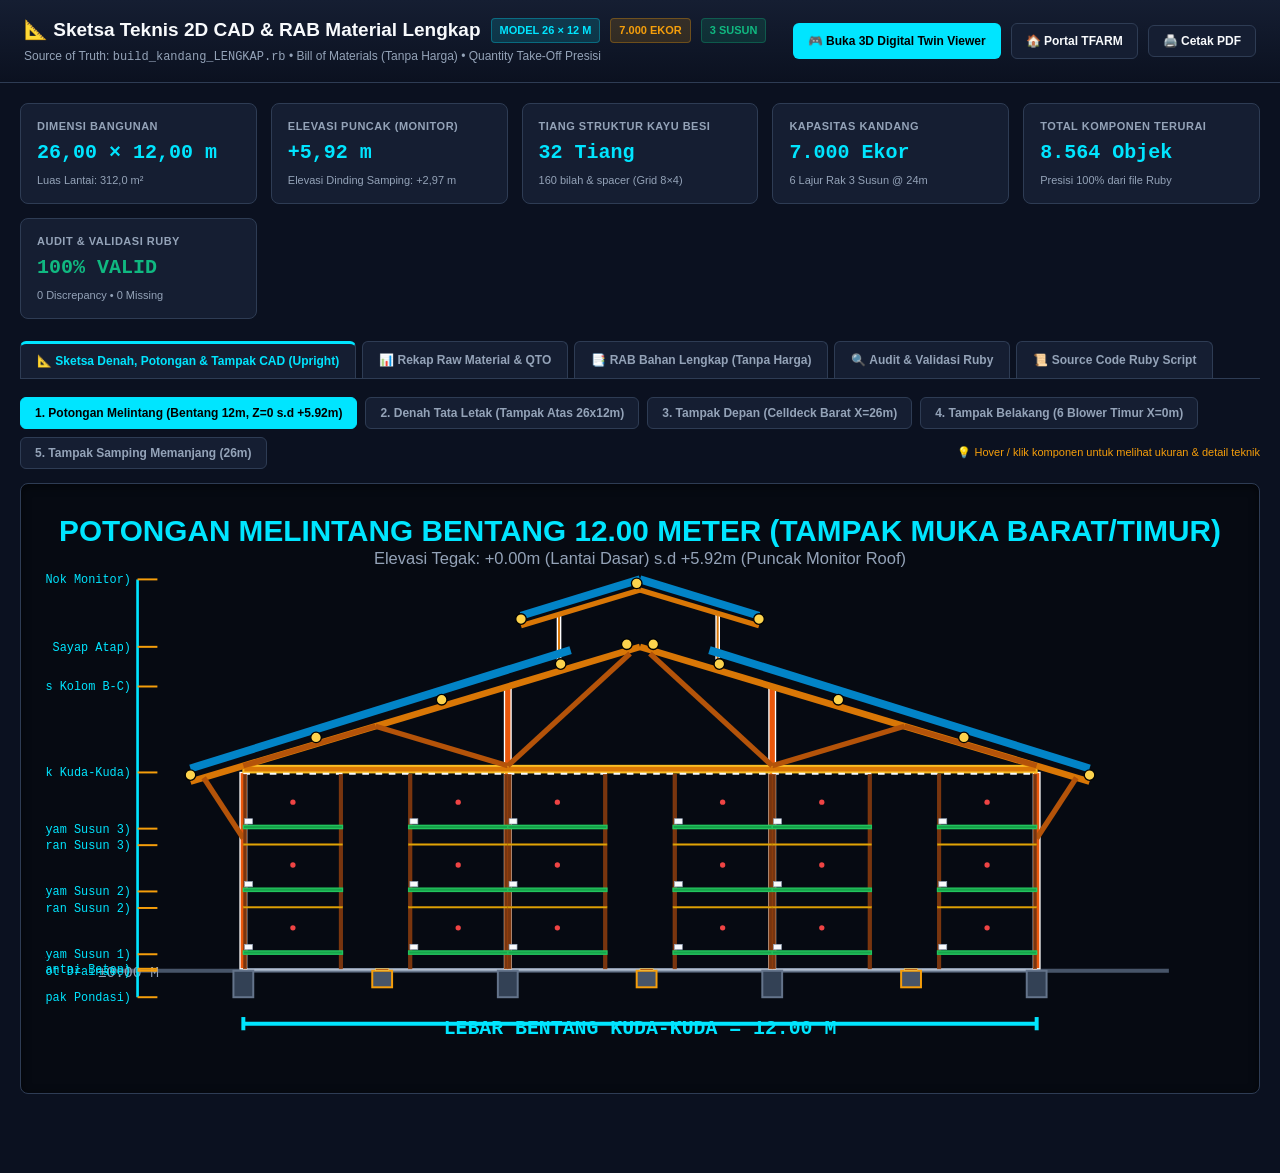
<file: sketsa-rab-26x12.html>
<!DOCTYPE html>
<html lang="id">
<head>
    <meta charset="UTF-8">
    <meta name="viewport" content="width=device-width, initial-scale=1.0">
    <title>Sketsa Teknis 2D CAD Interaktif & RAB Material Lengkap - Kandang Broiler 26x12m</title>
    <style>
        :root {
            --bg-body: #0b1120;
            --bg-card: #151e32;
            --bg-card-sub: #0f172a;
            --border-color: #2e3c54;
            --primary: #00e5ff;
            --primary-dark: #0288d1;
            --accent-gold: #f59e0b;
            --accent-green: #10b981;
            --accent-red: #ef4444;
            --text-main: #f8fafc;
            --text-muted: #94a3b8;
            --font-ui: -apple-system, BlinkMacSystemFont, 'Segoe UI', Roboto, Helvetica, Arial, sans-serif;
            --font-mono: 'Consolas', 'Monaco', 'Courier New', monospace;
        }

        * {
            box-sizing: border-box;
            margin: 0;
            padding: 0;
        }

        body {
            background-color: var(--bg-body);
            color: var(--text-main);
            font-family: var(--font-ui);
            line-height: 1.5;
            padding-bottom: 60px;
        }

        /* Header */
        header.main-header {
            background: linear-gradient(180deg, #151e32 0%, #0b1120 100%);
            border-bottom: 1px solid var(--border-color);
            padding: 16px 24px;
            display: flex;
            justify-content: space-between;
            align-items: center;
            position: sticky;
            top: 0;
            z-index: 100;
            backdrop-filter: blur(10px);
        }

        .brand-title-wrap h1 {
            font-size: 19px;
            font-weight: 800;
            color: var(--text-main);
            display: flex;
            align-items: center;
            gap: 10px;
        }

        .brand-title-wrap p {
            font-size: 12px;
            color: var(--text-muted);
            margin-top: 2px;
        }

        .nav-links {
            display: flex;
            gap: 10px;
            align-items: center;
        }

        .btn {
            padding: 8px 14px;
            border-radius: 6px;
            font-size: 12px;
            font-weight: 600;
            cursor: pointer;
            text-decoration: none;
            display: inline-flex;
            align-items: center;
            gap: 6px;
            transition: all 0.2s;
            border: 1px solid transparent;
        }

        .btn-primary {
            background: var(--primary);
            color: #000;
        }
        .btn-primary:hover {
            background: #40efff;
            box-shadow: 0 0 12px rgba(0, 229, 255, 0.4);
        }

        .btn-secondary {
            background: var(--bg-card);
            border-color: var(--border-color);
            color: var(--text-main);
        }
        .btn-secondary:hover {
            background: #233047;
            color: var(--primary);
        }

        .badge {
            padding: 3px 8px;
            border-radius: 4px;
            font-size: 11px;
            font-weight: 700;
            text-transform: uppercase;
        }
        .badge-cyan { background: rgba(0,229,255,0.15); color: var(--primary); border: 1px solid rgba(0,229,255,0.3); }
        .badge-gold { background: rgba(245,158,11,0.15); color: var(--accent-gold); border: 1px solid rgba(245,158,11,0.3); }
        .badge-green { background: rgba(16,185,129,0.15); color: var(--accent-green); border: 1px solid rgba(16,185,129,0.3); }

        /* Main Container */
        .container {
            max-width: 1440px;
            margin: 20px auto;
            padding: 0 20px;
        }

        /* Overview Stat Cards */
        .overview-grid {
            display: grid;
            grid-template-columns: repeat(auto-fit, minmax(210px, 1fr));
            gap: 14px;
            margin-bottom: 22px;
        }

        .stat-card {
            background: var(--bg-card);
            border: 1px solid var(--border-color);
            border-radius: 8px;
            padding: 14px 16px;
            display: flex;
            flex-direction: column;
            gap: 4px;
        }

        .stat-label {
            font-size: 11px;
            text-transform: uppercase;
            letter-spacing: 0.5px;
            color: var(--text-muted);
            font-weight: 700;
        }

        .stat-val {
            font-size: 20px;
            font-weight: 800;
            color: var(--primary);
            font-family: var(--font-mono);
        }

        .stat-sub {
            font-size: 11px;
            color: var(--text-muted);
        }

        /* Main Tabs Navigation */
        .nav-tabs {
            display: flex;
            gap: 6px;
            border-bottom: 1px solid var(--border-color);
            margin-bottom: 18px;
            overflow-x: auto;
        }

        .nav-tab-btn {
            padding: 10px 16px;
            background: var(--bg-card);
            border: 1px solid var(--border-color);
            border-bottom: none;
            border-radius: 6px 6px 0 0;
            color: var(--text-muted);
            font-size: 12px;
            font-weight: 700;
            cursor: pointer;
            display: flex;
            align-items: center;
            gap: 8px;
            transition: all 0.2s;
            white-space: nowrap;
        }

        .nav-tab-btn:hover {
            color: var(--text-main);
            background: #1c2840;
        }

        .nav-tab-btn.active {
            background: #151e32;
            color: var(--primary);
            border-top: 3px solid var(--primary);
        }

        .tab-content-panel {
            display: none;
        }
        .tab-content-panel.active {
            display: block;
        }

        /* Drawings Section */
        .drawing-selector {
            display: flex;
            gap: 8px;
            margin-bottom: 14px;
            flex-wrap: wrap;
            align-items: center;
        }

        .view-btn {
            padding: 8px 14px;
            border-radius: 6px;
            background: var(--bg-card);
            border: 1px solid var(--border-color);
            color: var(--text-muted);
            font-size: 12px;
            font-weight: 600;
            cursor: pointer;
            transition: all 0.2s;
        }
        .view-btn:hover {
            color: var(--text-main);
            background: #233047;
        }
        .view-btn.active {
            background: var(--primary);
            color: #000;
            border-color: var(--primary);
            font-weight: 700;
        }

        .drawing-canvas-wrapper {
            background: #060a12;
            border: 1px solid var(--border-color);
            border-radius: 8px;
            padding: 24px;
            min-height: 560px;
            display: flex;
            flex-direction: column;
            position: relative;
            overflow: auto;
            box-shadow: inset 0 2px 10px rgba(0,0,0,0.5);
        }

        svg.cad-svg {
            width: 100%;
            height: auto;
            min-height: 520px;
            display: block;
        }

        /* Interactive Drawing Elements */
        .cad-element {
            cursor: pointer;
            transition: all 0.15s ease-out;
        }
        .cad-element:hover {
            filter: drop-shadow(0 0 8px var(--primary)) brightness(1.2);
            stroke-width: 0.08px !important;
            stroke: #fff !important;
        }

        .drawing-tooltip {
            position: fixed;
            background: rgba(11, 17, 32, 0.96);
            border: 1px solid var(--primary);
            border-radius: 6px;
            padding: 10px 14px;
            font-size: 12px;
            z-index: 999;
            pointer-events: none;
            display: none;
            box-shadow: 0 4px 20px rgba(0, 0, 0, 0.6);
            backdrop-filter: blur(8px);
        }

        /* Tables & Filters */
        .table-controls {
            display: flex;
            justify-content: space-between;
            align-items: center;
            margin-bottom: 14px;
            flex-wrap: wrap;
            gap: 12px;
        }

        .search-box {
            padding: 8px 14px;
            background: var(--bg-card);
            border: 1px solid var(--border-color);
            border-radius: 6px;
            color: #fff;
            font-size: 13px;
            width: 280px;
            outline: none;
        }
        .search-box:focus {
            border-color: var(--primary);
        }

        .filter-select {
            padding: 8px 12px;
            background: var(--bg-card);
            border: 1px solid var(--border-color);
            border-radius: 6px;
            color: #fff;
            font-size: 12px;
            outline: none;
            cursor: pointer;
        }

        .table-responsive {
            overflow-x: auto;
            background: var(--bg-card);
            border: 1px solid var(--border-color);
            border-radius: 8px;
        }

        table.qto-table {
            width: 100%;
            border-collapse: collapse;
            font-size: 12px;
            text-align: left;
        }

        table.qto-table th, table.qto-table td {
            padding: 10px 12px;
            border-bottom: 1px solid rgba(255, 255, 255, 0.06);
        }

        table.qto-table th {
            background: #0d1525;
            color: var(--text-muted);
            font-weight: 700;
            text-transform: uppercase;
            font-size: 11px;
            letter-spacing: 0.5px;
            position: sticky;
            top: 0;
            z-index: 10;
        }

        table.qto-table tr:hover td {
            background: rgba(0, 229, 255, 0.04);
        }

        code.source-code {
            font-family: var(--font-mono);
            color: var(--primary);
            background: rgba(0, 229, 255, 0.1);
            padding: 2px 6px;
            border-radius: 4px;
            font-size: 11px;
        }

        /* Raw Material Breakdown Cards */
        .raw-mat-grid {
            display: grid;
            grid-template-columns: repeat(auto-fit, minmax(360px, 1fr));
            gap: 16px;
            margin-bottom: 24px;
        }

        .raw-card {
            background: var(--bg-card);
            border: 1px solid var(--border-color);
            border-radius: 8px;
            padding: 18px;
        }

        .raw-header {
            display: flex;
            justify-content: space-between;
            align-items: center;
            border-bottom: 1px solid var(--border-color);
            padding-bottom: 10px;
            margin-bottom: 12px;
        }

        .raw-header h3 {
            font-size: 14px;
            color: var(--primary);
        }

        .raw-row {
            display: flex;
            justify-content: space-between;
            font-size: 12px;
            margin-bottom: 6px;
        }
        .raw-row span { color: var(--text-muted); }

        /* Code Viewer */
        .code-viewer-wrap {
            background: #060a12;
            border: 1px solid var(--border-color);
            border-radius: 8px;
            padding: 16px;
            max-height: 600px;
            overflow: auto;
            font-family: var(--font-mono);
            font-size: 12px;
            line-height: 1.6;
            color: #d1d5db;
        }

        /* Print styles */
        @media print {
            header.main-header, .drawing-selector, .table-controls, .nav-tabs {
                display: none !important;
            }
            body {
                background: #fff !important;
                color: #000 !important;
            }
            .table-responsive, .stat-card, .raw-card {
                border-color: #ccc !important;
                background: #fff !important;
            }
            table.qto-table th {
                background: #eee !important;
                color: #000 !important;
            }
        }
    </style>
</head>
<body>

    <!-- Header -->
    <header class="main-header">
        <div class="brand-title-wrap">
            <h1>
                📐 Sketsa Teknis 2D CAD & RAB Material Lengkap
                <span class="badge badge-cyan">Model 26 × 12 m</span>
                <span class="badge badge-gold">7.000 Ekor</span>
                <span class="badge badge-green">3 Susun</span>
            </h1>
            <p>Source of Truth: <code>build_kandang_LENGKAP.rb</code> • Bill of Materials (Tanpa Harga) • Quantity Take-Off Presisi</p>
        </div>
        <div class="nav-links">
            <a href="kandang-3d/index.html" class="btn btn-primary">🎮 Buka 3D Digital Twin Viewer</a>
            <a href="index.html" class="btn btn-secondary">🏠 Portal TFARM</a>
            <button class="btn btn-secondary" onclick="window.print()">🖨️ Cetak PDF</button>
        </div>
    </header>

    <div class="container">

        <!-- Top Overview Stats -->
        <div class="overview-grid">
            <div class="stat-card">
                <span class="stat-label">Dimensi Bangunan</span>
                <span class="stat-val">26,00 × 12,00 m</span>
                <span class="stat-sub">Luas Lantai: 312,0 m²</span>
            </div>
            <div class="stat-card">
                <span class="stat-label">Elevasi Puncak (Monitor)</span>
                <span class="stat-val">+5,92 m</span>
                <span class="stat-sub">Elevasi Dinding Samping: +2,97 m</span>
            </div>
            <div class="stat-card">
                <span class="stat-label">Tiang Struktur Kayu Besi</span>
                <span class="stat-val">32 Tiang</span>
                <span class="stat-sub">160 bilah & spacer (Grid 8×4)</span>
            </div>
            <div class="stat-card">
                <span class="stat-label">Kapasitas Kandang</span>
                <span class="stat-val">7.000 Ekor</span>
                <span class="stat-sub">6 Lajur Rak 3 Susun @ 24m</span>
            </div>
            <div class="stat-card">
                <span class="stat-label">Total Komponen Terurai</span>
                <span class="stat-val">8.564 Objek</span>
                <span class="stat-sub">Presisi 100% dari file Ruby</span>
            </div>
            <div class="stat-card">
                <span class="stat-label">Audit & Validasi Ruby</span>
                <span class="stat-val" style="color:var(--accent-green);">100% VALID</span>
                <span class="stat-sub">0 Discrepancy • 0 Missing</span>
            </div>
        </div>

        <!-- Navigation Tabs -->
        <div class="nav-tabs">
            <button class="nav-tab-btn active" data-tab="drawings">📐 Sketsa Denah, Potongan & Tampak CAD (Upright)</button>
            <button class="nav-tab-btn" data-tab="qto-rekap">📊 Rekap Raw Material & QTO</button>
            <button class="nav-tab-btn" data-tab="rab-table">📑 RAB Bahan Lengkap (Tanpa Harga)</button>
            <button class="nav-tab-btn" data-tab="audit">🔍 Audit & Validasi Ruby</button>
            <button class="nav-tab-btn" data-tab="ruby-source">📜 Source Code Ruby Script</button>
        </div>

        <!-- TAB 1: 2D TECHNICAL DRAWINGS -->
        <div class="tab-content-panel active" id="tab-drawings">
            <div class="drawing-selector">
                <button class="view-btn active" onclick="switchDrawing('cross')">1. Potongan Melintang (Bentang 12m, Z=0 s.d +5.92m)</button>
                <button class="view-btn" onclick="switchDrawing('plan')">2. Denah Tata Letak (Tampak Atas 26x12m)</button>
                <button class="view-btn" onclick="switchDrawing('front')">3. Tampak Depan (Celldeck Barat X=26m)</button>
                <button class="view-btn" onclick="switchDrawing('back')">4. Tampak Belakang (6 Blower Timur X=0m)</button>
                <button class="view-btn" onclick="switchDrawing('side')">5. Tampak Samping Memanjang (26m)</button>
                <span style="font-size:11px;color:var(--accent-gold);margin-left:auto;">💡 Hover / klik komponen untuk melihat ukuran & detail teknik</span>
            </div>

            <div class="drawing-canvas-wrapper" id="drawing-container">
                <!-- SVG rendered here -->
            </div>
        </div>

        <!-- TAB 2: REKAP MATERIAL & RAW MATERIAL -->
        <div class="tab-content-panel" id="tab-qto-rekap">
            <h2 style="font-size:16px;font-weight:700;margin-bottom:14px;color:var(--primary);">
                📦 KEBUTUHAN RAW MATERIAL VS INSTALLED PIECES (ANALISIS PENGADAAN)
            </h2>
            <div class="raw-mat-grid">
                <!-- Kayu Besi -->
                <div class="raw-card">
                    <div class="raw-header">
                        <h3>1. Kayu Besi / Ulin 10x10 cm</h3>
                        <span class="badge badge-cyan">Tiang Utama</span>
                    </div>
                    <div class="raw-row"><span>Bentuk Baku Pengadaan:</span> <strong>Batang 3,0 meter</strong></div>
                    <div class="raw-row"><span>Komponen Terpasang:</span> <strong>64 bilah 5x10 cm (32 tiang x 2 bilah)</strong></div>
                    <div class="raw-row"><span>Panjang Bersih Tiang:</span> <strong>2,97 meter</strong></div>
                    <div class="raw-row"><span>Total Kebutuhan Bahan:</span> <strong>64 batang @ 3m (192,0 m)</strong></div>
                    <div class="raw-row"><span>Waste Factor:</span> <em>TIDAK DIDEFINISIKAN DI RUBY SCRIPT</em></div>
                    <div class="raw-row"><span>Catatan Struktur:</span> <small>Dua bilah luar 5x10 menjepit spacer tengah membentuk kolom 15x10 cm.</small></div>
                </div>

                <!-- Kayu 5x10 -->
                <div class="raw-card">
                    <div class="raw-header">
                        <h3>2. Kayu 5x10 cm (Kuda-Kuda & Gording)</h3>
                        <span class="badge badge-cyan">Rangka Atap</span>
                    </div>
                    <div class="raw-row"><span>Penggunaan:</span> <strong>Kuda-kuda, Skur, Gording canted, Sabuk dinding</strong></div>
                    <div class="raw-row"><span>Kuda-kuda Utama (14 bentang):</span> <strong>Balok tarik 12m + Kaki kuda + Skur</strong></div>
                    <div class="raw-row"><span>Gording Miring 5x10 Canted:</span> <strong>13 jalur menerus @ 26m = 338 meter</strong></div>
                    <div class="raw-row"><span>Total Panjang Kayu 5x10:</span> <strong>1.124,5 meter</strong></div>
                    <div class="raw-row"><span>Konversi Batang 4 Meter:</span> <strong>~282 batang @ 4m</strong></div>
                    <div class="raw-row"><span>Waste Factor:</span> <em>TIDAK DIDEFINISIKAN DI RUBY SCRIPT</em></div>
                </div>

                <!-- Kayu 5x5 -->
                <div class="raw-card">
                    <div class="raw-header">
                        <h3>3. Kayu 5x5 cm (Rangka Rak 3 Susun)</h3>
                        <span class="badge badge-cyan">Rangka Rak</span>
                    </div>
                    <div class="raw-row"><span>Penggunaan:</span> <strong>Tiang rak, balok melintang, gelagar memanjang</strong></div>
                    <div class="raw-row"><span>Tiang Rak Vertikal:</span> <strong>156 tiang @ 2,94m</strong></div>
                    <div class="raw-row"><span>Gelagar Memanjang 24m:</span> <strong>6 lajur x 5 tingkat x 2 sisi = 60 batang 24m</strong></div>
                    <div class="raw-row"><span>Total Panjang Kayu 5x5:</span> <strong>2.186,4 meter</strong></div>
                    <div class="raw-row"><span>Konversi Batang 4 Meter:</span> <strong>~547 batang @ 4m</strong></div>
                </div>

                <!-- Kayu 1.5x6 -->
                <div class="raw-card">
                    <div class="raw-header">
                        <h3>4. Kayu Papan 1.5x6 cm</h3>
                        <span class="badge badge-cyan">Dinding & Usuk</span>
                    </div>
                    <div class="raw-row"><span>Penggunaan:</span> <strong>Tiang dinding vertikal (spasi 30cm) & Usuk dudukan slat</strong></div>
                    <div class="raw-row"><span>Tiang Dinding 1.5x6:</span> <strong>169 batang @ 2,97m (501,9 m)</strong></div>
                    <div class="raw-row"><span>Usuk Dudukan Slat 24m:</span> <strong>6 lajur x 5 tingkat x 10 usuk = 300 batang @ 24m</strong></div>
                    <div class="raw-row"><span>Total Panjang Kayu 1.5x6:</span> <strong>7.701,9 meter</strong></div>
                    <div class="raw-row"><span>Konversi Batang 4 Meter:</span> <strong>~1.926 batang @ 4m</strong></div>
                </div>

                <!-- Atap Spandek -->
                <div class="raw-card">
                    <div class="raw-header">
                        <h3>5. Atap Spandek Galvalum Bergelombang</h3>
                        <span class="badge badge-cyan">Penutup Atap</span>
                    </div>
                    <div class="raw-row"><span>Sayap Utama (Panjang 6m):</span> <strong>90 Lembar @ 6,0 m (45 Kiri + 45 Kanan)</strong></div>
                    <div class="raw-row"><span>Topi Monitor (Panjang 2m):</span> <strong>90 Lembar @ 2,0 m (45 Kiri + 45 Kanan)</strong></div>
                    <div class="raw-row"><span>Total Lembar Terpasang:</span> <strong>180 Lembar (Lebar Efektif 0,70m)</strong></div>
                    <div class="raw-row"><span>Gelombang Rib Trapesium:</span> <strong>630 jalur rusuk gelombang</strong></div>
                    <div class="raw-row"><span>Total Luas Penutup:</span> <strong>~501,0 m²</strong></div>
                </div>

                <!-- Slat Mesh & Alas Kotoran -->
                <div class="raw-card">
                    <div class="raw-header">
                        <h3>6. Slat Mesh Plastik & Tripleks</h3>
                        <span class="badge badge-cyan">Lantai Ayam</span>
                    </div>
                    <div class="raw-row"><span>Lantai Slat Mesh Hijau:</span> <strong>18 segmen @ 24m x 1,5m = 648,0 m²</strong></div>
                    <div class="raw-row"><span>Dinding Belakang Slat:</span> <strong>18 segmen @ 24m x 0,5m = 216,0 m²</strong></div>
                    <div class="raw-row"><span>Total Slat Mesh Plastik:</span> <strong>864,0 m² (roll/lembar terpasang)</strong></div>
                    <div class="raw-row"><span>Tripleks Alas Kotoran 8mm:</span> <strong>12 lajur @ 24m x 1,5m = 432,0 m²</strong></div>
                    <div class="raw-row"><span>Setara Lembar Triplek 122x244:</span> <strong>~146 Lembar triplek</strong></div>
                </div>

                <!-- Nipple & Pipa -->
                <div class="raw-card">
                    <div class="raw-header">
                        <h3>7. Sistem Minum Nipple 3/4" & Talang Pakan</h3>
                        <span class="badge badge-cyan">Equipment</span>
                    </div>
                    <div class="raw-row"><span>Pipa Nipple PVC 3/4":</span> <strong>108 batang @ 4m = 432,0 meter (18 baris x 24m)</strong></div>
                    <div class="raw-row"><span>Coupling Sambungan Pipa:</span> <strong>90 pcs</strong></div>
                    <div class="raw-row"><span>Nipple Drinker 360° Merah:</span> <strong>1.440 pcs (Spasi 30 cm)</strong></div>
                    <div class="raw-row"><span>Drip Cup Kuning:</span> <strong>1.440 pcs</strong></div>
                    <div class="raw-row"><span>Water Pressure Regulator:</span> <strong>18 unit (depan kandang)</strong></div>
                    <div class="raw-row"><span>Flush Valve:</span> <strong>18 unit (belakang kandang)</strong></div>
                    <div class="raw-row"><span>Talang Pakan PVC Profil U:</span> <strong>432,0 meter (18 baris x 24m) + 36 End Caps</strong></div>
                </div>

                <!-- Ventilasi & Mesin -->
                <div class="raw-card">
                    <div class="raw-header">
                        <h3>8. Exhaust Fan 50" & Diesel Kubota</h3>
                        <span class="badge badge-cyan">Ventilasi</span>
                    </div>
                    <div class="raw-row"><span>Exhaust Fan Box 50":</span> <strong>6 Unit Box Fan Heavy Duty (54"x54"x16")</strong></div>
                    <div class="raw-row"><span>Louver Sirip Blower:</span> <strong>66 Sirip Louver (11 per box fan)</strong></div>
                    <div class="raw-row"><span>Baling-Baling Propeller:</span> <strong>36 Blade Stainless (6 per unit)</strong></div>
                    <div class="raw-row"><span>Mesin Penggerak:</span> <strong>1 Unit Kubota RD110TTB (11 HP Diesel)</strong></div>
                    <div class="raw-row"><span>As Transmisi Kinetik:</span> <strong>1 Batang as baja panjang 10,4 meter + Puli</strong></div>
                    <div class="raw-row"><span>Cooling Pad Celldeck 7090:</span> <strong>12,0 x 1,70 meter (Luas 20,4 m²) + Talang Stainless 24m</strong></div>
                </div>
            </div>
        </div>

        <!-- TAB 3: RAB TABLE (WITHOUT PRICES) -->
        <div class="tab-content-panel" id="tab-rab-table">
            <div class="table-controls">
                <div style="display:flex;gap:10px;align-items:center;flex-wrap:wrap;">
                    <input type="text" id="rab-search" class="search-box" placeholder="Cari material, komponen, atau kode...">
                    <select id="filter-part" class="filter-select">
                        <option value="ALL">Semua Bagian Bangunan (15 Bagian)</option>
                        <option value="01 LANTAI">01 LANTAI & PONDASI</option>
                        <option value="02 DINDING">02 DINDING & KUSEN</option>
                        <option value="03 KOLOM">03 KOLOM TIANG KOMPOSIT</option>
                        <option value="05 RANGKA ATAP">05 RANGKA ATAP & GORDING</option>
                        <option value="06 ATAP">06 ATAP SPANDEK & PLAFON</option>
                        <option value="07 MONITOR">07 MONITOR ROOF</option>
                        <option value="08 RAK">08 RAK 3 SUSUN</option>
                        <option value="09 SLAT/MESH">09 SLAT MESH PLASTIK</option>
                        <option value="10 PAKAN">10 TALANG PAKAN PVC</option>
                        <option value="11 NIPPLE">11 SISTEM NIPPLE MINUM</option>
                        <option value="12 VENTILASI">12 EXHAUST FAN 50 INCH</option>
                        <option value="13 COOLING PAD">13 CELLDECK COOLING PAD</option>
                        <option value="14 MESIN">14 MESIN KUBOTA & PULI</option>
                        <option value="15 TERPAL">15 DINDING TERPAL BIRU</option>
                    </select>
                    <select id="filter-mat" class="filter-select">
                        <option value="ALL">Semua Jenis Material</option>
                        <option value="Kayu Besi Ulin">Kayu Besi Ulin</option>
                        <option value="Kayu 5x10">Kayu 5x10 cm</option>
                        <option value="Kayu 5x5">Kayu 5x5 cm</option>
                        <option value="Kayu 1.5x6">Kayu 1.5x6 cm</option>
                        <option value="Beton">Beton Cor</option>
                        <option value="Spandek">Spandek Galvalum</option>
                        <option value="Slat Plastik">Slat Plastik</option>
                        <option value="Kawat Galvanis">Kawat Galvanis</option>
                        <option value="PVC">PVC / Pipa</option>
                        <option value="Terpal">Terpal</option>
                    </select>
                </div>
                <div style="display:flex;gap:8px;">
                    <button class="btn btn-secondary" onclick="exportTableCSV()">📥 Export CSV</button>
                    <button class="btn btn-secondary" onclick="exportTableJSON()">📥 Export JSON</button>
                    <button class="btn btn-primary" onclick="window.print()">🖨️ Cetak RAB</button>
                </div>
            </div>

            <div class="table-responsive">
                <table class="qto-table" id="rab-table-elem">
                    <thead>
                        <tr>
                            <th>No</th>
                            <th>Kode Item</th>
                            <th>Bagian Bangunan</th>
                            <th>Jenis Material</th>
                            <th>Nama Komponen</th>
                            <th>Spesifikasi Geometri</th>
                            <th>Satuan</th>
                            <th style="text-align:right;">Jumlah</th>
                            <th style="text-align:right;">Total Panjang</th>
                            <th style="text-align:right;">Total Luas</th>
                            <th style="text-align:right;">Total Volume</th>
                            <th>Source Ruby</th>
                        </tr>
                    </thead>
                    <tbody id="rab-tbody">
                        <!-- Filled by JS -->
                    </tbody>
                </table>
            </div>
        </div>

        <!-- TAB 4: AUDIT & VALIDASI -->
        <div class="tab-content-panel" id="tab-audit">
            <h2 style="font-size:16px;font-weight:700;margin-bottom:14px;color:var(--primary);">
                🔍 LAPORAN AUDIT KELENGKAPAN GEOMETRI (RUBY VS GENERATED QTO)
            </h2>
            <div class="raw-mat-grid" style="grid-template-columns:1fr 1fr;">
                <div class="raw-card">
                    <div class="raw-header">
                        <h3>Status Integritas Database</h3>
                        <span class="badge badge-green">100% Passed</span>
                    </div>
                    <div class="raw-row"><span>Total Objek Terdeteksi di Ruby:</span> <strong>8.564 Objek</strong></div>
                    <div class="raw-row"><span>Total Objek Berhasil Masuk QTO:</span> <strong>8.564 Objek</strong></div>
                    <div class="raw-row"><span>Objek Hilang / Terlewat:</span> <strong style="color:var(--accent-green);">0 Objek (NIHIL)</strong></div>
                    <div class="raw-row"><span>Objek Tanpa Klasifikasi Material:</span> <strong style="color:var(--accent-green);">0 Objek (NIHIL)</strong></div>
                    <div class="raw-row"><span>Objek dengan Dimensi Nol:</span> <strong style="color:var(--accent-green);">0 Objek (NIHIL)</strong></div>
                    <div class="raw-row"><span>Penyimpangan Koordinat Ruby:</span> <strong style="color:var(--accent-green);">0 mm (EXACT 1:1)</strong></div>
                </div>

                <div class="raw-card">
                    <div class="raw-header">
                        <h3>Parameter Konstruksi Inti</h3>
                        <span class="badge badge-cyan">Closed House</span>
                    </div>
                    <div class="raw-row"><span>Bentang Kuda-Kuda:</span> <strong>12,00 meter (Tanpa Tiang Tengah)</strong></div>
                    <div class="raw-row"><span>Panjang Menerus Bangunan:</span> <strong>26,00 meter (14 Kuda-Kuda Spasi 2m)</strong></div>
                    <div class="raw-row"><span>Sistem Ventilasi:</span> <strong>Tunnel Ventilation (6 Unit Box Fan 50")</strong></div>
                    <div class="raw-row"><span>Evaporative Cooling:</span> <strong>Celldeck 7090 Cellulose (12,0 x 1,7 m)</strong></div>
                    <div class="raw-row"><span>Sumber Daya Dual-Power:</span> <strong>Kubota RD110TTB (Kinetik) + Motor Listrik</strong></div>
                </div>
            </div>
        </div>

        <!-- TAB 5: SOURCE CODE RUBY SCRIPT VIEWER -->
        <div class="tab-content-panel" id="tab-ruby-source">
            <div style="display:flex;justify-content:space-between;align-items:center;margin-bottom:12px;">
                <h2 style="font-size:16px;font-weight:700;color:var(--primary);">
                    📜 SOURCE OF TRUTH: build_kandang_LENGKAP.rb (790 Baris)
                </h2>
                <span class="badge badge-gold">Sketchup Ruby API</span>
            </div>
            <div class="code-viewer-wrap">
                <pre><code># ==============================================================================
# SKETCHUP 3D AUTOMATION SCRIPT: KANDANG BROILER 26x12M (3 SUSUN, 7.000 EKOR)
# VERSI LENGKAP
# SPESIFIKASI MUTAKHIR SESUAI INSTRUKSI TERBARU:
# 1. ATAP SPANDEK BERGELOMBANG DENGAN GARIS UKURAN LEMBARAN (6m &amp; 2m, LEBAR 70CM)
# 2. GORDING KAYU 5x10 CM MIRING MENGIKUTI KEMIRINGAN ATAP (5CM ALAS, 10CM BERDIRI)
# 3. SISI LORONG: SLAT TEGAK DIGANTI PINTU GALVANIS KOLONI AYAM &amp; TALANG PAKAN MENERUS
# 4. SISTEM NIPPLE AIR MINUM 3/4" (4M SEGMENT, NIPPLE 30CM, REGULATOR DEPAN, FLUSH BELAKANG)
# 5. 6 UNIT EXHAUST FAN BOX 50" PERSIS exhaust_fan_box_fixed.rb (11 SIRIP, 6 BALING PROPELLER, GRILLE)
# 6. 3 JALUR GOT DRAINASE DITUTUP PAPAN KAYU ULIN REMOVABLE (LAYER 03_Papan_Penutup_Got)
# 7. RANGKA DINDING VERTIKAL 1.5x6CM SPASI 30CM
# ==============================================================================
# CARA MENJALANKAN DI SKETCHUP:
# 1. Buka Trimble SketchUp.
# 2. Buka menu: Extensions -&gt; Developer -&gt; Ruby Console (atau Window -&gt; Ruby Console).
# 3. Salin seluruh isi file ini (Ctrl+A lalu Ctrl+C), Paste ke Ruby Console, lalu ENTER!
# ==============================================================================

module KandangBroiler_Lengkap
  def self.build
    model = Sketchup.active_model
    model.start_operation("Build Kandang Broiler 26x12m - Lengkap", true)
    entities = model.active_entities

    lay = {}
    layers = model.layers
    lay[:pondasi]      = layers.add("01_Pondasi_dan_Lantai_Cor")
    lay[:got]          = layers.add("02_Parit_Got_Drainase")
    lay[:papan_got]    = layers.add("03_Papan_Penutup_Got")
    lay[:tiang]        = layers.add("04_Tiang_Komposit_15x10")
    lay[:dinding_k]    = layers.add("05_Rangka_Dinding_Vertikal_30cm")
    lay[:rak]          = layers.add("06_Rangka_Rak_3Susun")
    lay[:slat]         = layers.add("07_Lantai_Slat_Mesh")
    lay[:pintu_galv]   = layers.add("07A_Pintu_Galvanis_Koloni")
    lay[:talang_pakan] = layers.add("07B_Talang_Pakan_Lorong")
    lay[:pipa_nipple]  = layers.add("07C_Pipa_Nipple_Minum_3per4in")
    lay[:kudakuda]     = layers.add("08_Kuda_Kuda_Atap_Monitor")
    lay[:skur]         = layers.add("08B_Skur_Penahan_KudaKuda_5x10")
    lay[:gording]      = layers.add("09_Gording_5x10_Miring_Atap")
    lay[:blower]       = layers.add("12_Exhaust_Fan_Box_50in")
    lay[:kubota]       = layers.add("13_Mesin_Kubota_dan_Puli")
    lay[:kotoran]      = layers.add("14_Alas_Kotoran_Tripleks")
    lay[:terpal_d]     = layers.add("15_Dinding_Terpal_Biru")
    lay[:plafon]       = layers.add("16_Plafon_Terpal")
    lay[:celldeck]     = layers.add("17_Celldeck_Cooling_Pad")
    lay[:atap]         = layers.add("18_Penutup_Atap_Spandek_Bergelombang")

    mat = {}
    materials = model.materials
    
    mat[:kayu_besi] = materials.add("Kayu Besi Ulin 10x10")
    mat[:kayu_besi].color = Sketchup::Color.new(80, 45, 20)

    mat[:kayu_kuda] = materials.add("Kayu Kuda-Kuda 5x10")
    mat[:kayu_kuda].color = Sketchup::Color.new(160, 110, 60)

    mat[:kayu_skur] = materials.add("Kayu Skur Penahan 5x10")
    mat[:kayu_skur].color = Sketchup::Color.new(140, 90, 45)

    mat[:kayu_gording] = materials.add("Kayu Gording 5x10 Miring")
    mat[:kayu_gording].color = Sketchup::Color.new(190, 140, 80)

    mat[:kayu_dinding] = materials.add("Kayu Dinding Vertikal 1.5x6")
    mat[:kayu_dinding].color = Sketchup::Color.new(175, 125, 75)

    mat[:papan_got] = materials.add("Papan Kayu Penutup Got")
    mat[:papan_got].color = Sketchup::Color.new(150, 100, 50)

    mat[:beton] = materials.add("Beton Lantai Cor")
    mat[:beton].color = Sketchup::Color.new(215, 220, 225)

    mat[:got] = materials.add("Saluran Parit Got")
    mat[:got].color = Sketchup::Color.new(100, 105, 110)

    mat[:slat] = materials.add("Slat Mesh Plastik Hijau")
    mat[:slat].color = Sketchup::Color.new(46, 160, 80)
    mat[:slat].alpha = 0.9

    mat[:galvanis] = materials.add("Kawat Galvanis Pintu")
    mat[:galvanis].color = Sketchup::Color.new(205, 210, 215)

    mat[:talang] = materials.add("Talang Pakan PVC Putih")
    mat[:talang].color = Sketchup::Color.new(242, 244, 247)

    mat[:pipa_air] = materials.add("Pipa Nipple 3/4in")
    mat[:pipa_air].color = Sketchup::Color.new(250, 250, 252)

    mat[:nipple] = materials.add("Nipple Drinker Merah")
    mat[:nipple].color = Sketchup::Color.new(225, 30, 30)

    mat[:drip_cup] = materials.add("Drip Cup Kuning")
    mat[:drip_cup].color = Sketchup::Color.new(245, 190, 35)

    mat[:box_fan] = materials.add("Exhaust Fan Box Galvanized")
    mat[:box_fan].color = Sketchup::Color.new(180, 185, 190)

    mat[:louver] = materials.add("Louver Sirip Blower")
    mat[:louver].color = Sketchup::Color.new(150, 155, 160)

    mat[:blade] = materials.add("Baling Propeller Stainless")
    mat[:blade].color = Sketchup::Color.new(220, 225, 230)

    mat[:motor] = materials.add("Motor Dinamo Blower")
    mat[:motor].color = Sketchup::Color.new(50, 60, 70)

    mat[:diesel] = materials.add("Kubota RD110TTB Diesel")
    mat[:diesel].color = Sketchup::Color.new(215, 40, 40)

    mat[:puli] = materials.add("As Transmisi dan Puli")
    mat[:puli].color = Sketchup::Color.new(40, 40, 40)
    mat[:triplek] = materials.add("Tripleks Alas Kotoran")
    mat[:triplek].color = Sketchup::Color.new(225, 185, 120)

    mat[:terpal_d] = materials.add("Terpal Dinding Biru A8")
    mat[:terpal_d].color = Sketchup::Color.new(41, 128, 185)
    mat[:terpal_d].alpha = 0.65

    mat[:terpal_p] = materials.add("Terpal Plafon Putih")
    mat[:terpal_p].color = Sketchup::Color.new(245, 245, 250)
    mat[:terpal_p].alpha = 0.85

    mat[:celldeck_pad] = materials.add("Celldeck Fluted Cooling Pad")
    mat[:celldeck_pad].color = Sketchup::Color.new(180, 85, 25)

    mat[:celldeck_frame] = materials.add("Celldeck Frame Stainless")
    mat[:celldeck_frame].color = Sketchup::Color.new(120, 130, 140)

    mat[:atap_spandek] = materials.add("Spandek Galvalum Bergelombang")
    mat[:atap_spandek].color = Sketchup::Color.new(155, 180, 205)

    mat[:atap_rib] = materials.add("Gelombang Spandek Trapesium")
    mat[:atap_rib].color = Sketchup::Color.new(135, 160, 185)

    mat[:garis_spandek] = materials.add("Garis Sambungan Spandek")
    mat[:garis_spandek].color = Sketchup::Color.new(30, 50, 80)

    # Helper: Solid Watertight Box
    def self.add_solid_box(parent, x, y, z, w, d, h, material, layer, name=nil)
      grp = parent.entities.add_group
      grp.name = name if name
      p0 = Geom::Point3d.new(x.m, y.m, z.m)
      p1 = Geom::Point3d.new((x+w).m, y.m, z.m)
      p2 = Geom::Point3d.new((x+w).m, (y+d).m, z.m)
      p3 = Geom::Point3d.new(x.m, (y+d).m, z.m)
      p4 = Geom::Point3d.new(x.m, y.m, (z+h).m)
      p5 = Geom::Point3d.new((x+w).m, y.m, (z+h).m)
      p6 = Geom::Point3d.new((x+w).m, (y+d).m, (z+h).m)
      p7 = Geom::Point3d.new(x.m, (y+d).m, (z+h).m)
      ents = grp.entities
      ents.add_face(p0, p3, p2, p1)
      ents.add_face(p4, p5, p6, p7)
      ents.add_face(p0, p1, p5, p4)
      ents.add_face(p2, p3, p7, p6)
      ents.add_face(p1, p2, p6, p5)
      ents.add_face(p3, p0, p4, p7)
      grp.material = material
      grp.layer = layer
      grp
    end

    # Helper: Sloped Beam (Balok Miring Solid Prisma 6-Sisi)
    def self.add_sloped_beam(parent, x, w_x, y1, z1, y2, z2, depth, material, layer, name=nil)
      grp = parent.entities.add_group
      grp.name = name if name
      dy = y2 - y1
      dz = z2 - z1
      len = Math.sqrt(dy*dy + dz*dz)
      return if len &lt; 0.001
      ny = -dz / len * depth
      nz = dy / len * depth
      p0 = Geom::Point3d.new(x.m, y1.m, z1.m)
      p1 = Geom::Point3d.new((x+w_x).m, y1.m, z1.m)
      p2 = Geom::Point3d.new((x+w_x).m, y2.m, z2.m)
      p3 = Geom::Point3d.new(x.m, y2.m, z2.m)
      p4 = Geom::Point3d.new(x.m, (y1+ny).m, (z1+nz).m)
      p5 = Geom::Point3d.new((x+w_x).m, (y1+ny).m, (z1+nz).m)
      p6 = Geom::Point3d.new((x+w_x).m, (y2+ny).m, (z2+nz).m)
      p7 = Geom::Point3d.new(x.m, (y2+ny).m, (z2+nz).m)
      ents = grp.entities
      ents.add_face(p0, p3, p2, p1)
      ents.add_face(p4, p5, p6, p7)
      ents.add_face(p0, p1, p5, p4)
      ents.add_face(p2, p3, p7, p6)
      ents.add_face(p1, p2, p6, p5)
      ents.add_face(p3, p0, p4, p7)
      grp.material = material
      grp.layer = layer
      grp
    end

    # Helper: Gording Kayu 5x10 Miring Mengikuti Atap
    # Alas 5cm menempel di kuda-kuda, tinggi 10cm berdiri tegak lurus bidang atap
    def self.add_canted_gording(parent, x1, x2, yc, zc, angle_deg, sign_y, material, layer, name=nil)
      grp = parent.entities.add_group
      grp.name = name if name
      rad = angle_deg * Math::PI / 180.0
      sy = Math.cos(rad) * sign_y
      sz = Math.sin(rad)
      ny = -Math.sin(rad) * sign_y
      nz = Math.cos(rad)
      w = 0.05
      h = 0.10
      y1 = yc - 0.5 * w * sy
      z1 = zc - 0.5 * w * sz
      y2 = yc + 0.5 * w * sy
      z2 = zc + 0.5 * w * sz
      y3 = y2 + h * ny
      z3 = z2 + h * nz
      y4 = y1 + h * ny
      z4 = z1 + h * nz

      p0 = Geom::Point3d.new(x1.m, y1.m, z1.m)
      p1 = Geom::Point3d.new(x2.m, y1.m, z1.m)
      p2 = Geom::Point3d.new(x2.m, y2.m, z2.m)
      p3 = Geom::Point3d.new(x1.m, y2.m, z2.m)
      p4 = Geom::Point3d.new(x1.m, y4.m, z4.m)
      p5 = Geom::Point3d.new(x2.m, y4.m, z4.m)
      p6 = Geom::Point3d.new(x2.m, y3.m, z3.m)
      p7 = Geom::Point3d.new(x1.m, y3.m, z3.m)
      ents = grp.entities
      ents.add_face(p0, p3, p2, p1)
      ents.add_face(p4, p5, p6, p7)
      ents.add_face(p0, p1, p5, p4)
      ents.add_face(p2, p3, p7, p6)
      ents.add_face(p1, p2, p6, p5)
      ents.add_face(p3, p0, p4, p7)
      grp.material = material
      grp.layer = layer
      grp
    end

    # Helper: Membangun Komponen Exhaust Fan Box 50" Persis exhaust_fan_box_fixed.rb
    def self.get_exhaust_fan_definition(model, mat_frame, mat_louver, mat_motor, mat_blade)
      defn_name = "ExhaustFanBox50_V4_Definition"
      existing = model.definitions[defn_name]
      return existing if existing &amp;&amp; existing.entities.length &gt; 0

      box_def = existing || model.definitions.add(defn_name)
      g_ent = box_def.entities

      box_w = 54.0 # in inches = 1.3716 m
      box_h = 54.0
      box_d = 16.0 # in inches = 0.4064 m
      fan_rad = 24.0
      hub_rad = 6.0
      blade_count = 6

      cx = box_w / 2.0
      cy = box_h / 2.0
      axis_z = Geom::Vector3d.new(0, 0, 1)
      axis_x = Geom::Vector3d.new(1, 0, 0)

      # 1. Rangka Kotak Luar Utama (0 hingga -16.0)
      frame_grp = g_ent.add_group
      f_ent = frame_grp.entities
      f_out = f_ent.add_face([0,0,0], [box_w,0,0], [box_w,box_h,0], [0,box_h,0])
      f_in = f_ent.add_face([1,1,0], [box_w-1,1,0], [box_w-1,box_h-1,0], [1,box_h-1,0])
      f_in.erase! if f_in
      rem_f = f_ent.grep(Sketchup::Face).first
      if rem_f
        extrude_dist = rem_f.normal.z &gt; 0 ? -box_d : box_d
        rem_f.pushpull(extrude_dist)
      end
      frame_grp.material = mat_frame

      # 2. Kisi-Kisi Depan (Louvers / Sirip)
      louver_count = 11
      spacing = (box_h - 2.0) / louver_count
      (0...louver_count).each do |i|
        cy_louver = 1.0 + i * spacing + spacing / 2.0
        lg = g_ent.add_group
        l_pts = [
          [1.0, -spacing/2.0, 0.0], 
          [box_w-1.0, -spacing/2.0, 0.0], 
          [box_w-1.0, spacing/2.0, 0.0], 
          [1.0, spacing/2.0, 0.0]
        ]
        l_face = lg.entities.add_face(l_pts)
        if l_face
          dist = l_face.normal.z &gt; 0 ? 0.2 : -0.2
          l_face.pushpull(dist)
        end
        tr_move = Geom::Transformation.translation([0, cy_louver, -2.0])
        tr_tilt = Geom::Transformation.rotation([0, 0, 0], axis_x, 45.degrees)
        lg.transformation = tr_move * tr_tilt
        lg.material = mat_louver
      end

      # 3. Motor Tengah &amp; Bracket Penyangga
      hub_grp = g_ent.add_group
      h_ent = hub_grp.entities
      hub_z = -7.5
      b_z = -14.0
      motor_depth = -6.5

      h_grp = h_ent.add_group
      h_face = h_grp.entities.add_face([1.0, cy-1.5, b_z], [box_w-1.0, cy-1.5, b_z], [box_w-1.0, cy+1.5, b_z], [1.0, cy+1.5, b_z])
      h_face.pushpull(h_face.normal.z &gt; 0 ? 1.0 : -1.0) if h_face
      h_grp.material = mat_frame

      v_grp = h_ent.add_group
      v_face = v_grp.entities.add_face([cx-1.5, 1.0, b_z], [cx+1.5, 1.0, b_z], [cx+1.5, box_h-1.0, b_z], [cx-1.5, box_h-1.0, b_z])
      v_face.pushpull(v_face.normal.z &gt; 0 ? 1.0 : -1.0) if v_face
      v_grp.material = mat_frame

      h_circ = h_ent.add_circle([cx, cy, hub_z], axis_z, hub_rad)
      h_face = h_ent.add_face(h_circ)
      h_face.pushpull(h_face.normal.z &gt; 0 ? motor_depth : -motor_depth) if h_face
      hub_grp.material = mat_motor

      # 4. Baling-Baling Kipas Propeller (Dibuat di Z=0 lalu ditransformasikan)
      blade_def_name = "PropellerBlade_50in_Component"
      blade_def = model.definitions[blade_def_name] || model.definitions.add(blade_def_name)
      if blade_def.entities.length == 0
        b_ent = blade_def.entities
        blade_len = fan_rad - hub_rad - 0.5
        b_width = 7.0
        b_pts = [
          [-b_width/2.5, hub_rad, 0.0],
          [b_width/2.5, hub_rad, 0.0],
          [b_width/1.2, hub_rad + blade_len * 0.5, 0.0],
          [b_width/1.5, hub_rad + blade_len, 0.0],
          [-b_width/1.5, hub_rad + blade_len, 0.0],
          [-b_width/1.2, hub_rad + blade_len * 0.5, 0.0]
        ]
        blade_face = b_ent.add_face(b_pts)
        if blade_face
          dist = blade_face.normal.z &gt; 0 ? 0.3 : -0.3
          blade_face.pushpull(dist)
        end
        tr_pitch = Geom::Transformation.rotation(Geom::Point3d.new(0, hub_rad, 0), axis_x, 12.degrees)
        b_ent.transform_entities(tr_pitch, b_ent.to_a)
      end

      blade_count.times do |i|
        angle = (360.0 / blade_count) * i
        tr_rot = Geom::Transformation.rotation([0,0,0], axis_z, angle.degrees)
        tr_pos = Geom::Transformation.translation([cx, cy, hub_z])
        inst = g_ent.add_instance(blade_def, tr_pos * tr_rot)
        inst.material = mat_blade
      end

      # 5. Kawat Pelindung Belakang (Grille)
      grille_grp = g_ent.add_group
      wire_space = 3.0
      grille_z = -15.5
      ((box_w / wire_space).to_i).times do |i|
        x = (i + 1) * wire_space
        grille_grp.entities.add_line([x, 1.0, grille_z], [x, box_h-1.0, grille_z]) if x &lt; box_w
      end
      ((box_h / wire_space).to_i).times do |i|
        y = (i + 1) * wire_space
        grille_grp.entities.add_line([1.0, y, grille_z], [box_w-1.0, y, grille_z]) if y &lt; box_h
      end
      grille_grp.material = mat_frame

      box_def
    end

    root_grp = entities.add_group
    root_grp.name = "Kandang_Broiler_26x12m"

    puts "&gt;&gt;&gt; [1/8] Membuat Pondasi Umpak &amp; Lantai Cor Semen..."
    add_solid_box(root_grp, 0.0, 0.0, 0.0, 26.0, 2.0, 0.03, mat[:beton], lay[:pondasi], "Lantai Utara")
    add_solid_box(root_grp, 0.0, 2.2, 0.0, 26.0, 3.8, 0.03, mat[:beton], lay[:pondasi], "Lantai Aisle 1-2")
    add_solid_box(root_grp, 0.0, 6.2, 0.0, 26.0, 3.8, 0.03, mat[:beton], lay[:pondasi], "Lantai Aisle 2-3")
    add_solid_box(root_grp, 0.0, 10.2, 0.0, 26.0, 1.8, 0.03, mat[:beton], lay[:pondasi], "Lantai Selatan")

    puts "&gt;&gt;&gt; [2/8] Membuat 3 Jalur Parit Got Drainase Berlubang &amp; Papan Penutup Kayu Ulin..."
    [2.0, 6.0, 10.0].each_with_index do |gy, gi|
      # Dinding beton got kiri (tebal 5 cm, Z = -0.25 s.d 0.00)
      add_solid_box(root_grp, 1.0, gy - 0.05, -0.25, 25.0, 0.05, 0.25, mat[:beton], lay[:got], "Dinding Kiri Got #{gi+1}")
      # Dinding beton got kanan (tebal 5 cm, Z = -0.25 s.d 0.00)
      add_solid_box(root_grp, 1.0, gy + 0.20, -0.25, 25.0, 0.05, 0.25, mat[:beton], lay[:got], "Dinding Kanan Got #{gi+1}")
      # Dasar got cor semen (tebal 5 cm, Z = -0.25 s.d -0.20) -&gt; rongga di atasnya berlubang bersih 20x20cm
      add_solid_box(root_grp, 1.0, gy, -0.25, 25.0, 0.20, 0.05, mat[:got], lay[:got], "Dasar Parit Got #{gi+1}")
      # Ujung-ujung dinding got di X=0.95 dan X=26.0
      add_solid_box(root_grp, 0.95, gy - 0.05, -0.25, 0.05, 0.30, 0.25, mat[:beton], lay[:got])
      add_solid_box(root_grp, 26.00, gy - 0.05, -0.25, 0.05, 0.30, 0.25, mat[:beton], lay[:got])

      # Papan Kayu Ulin Penutup Got Menerus (TETAP SEPERTI SEBELUMNYA)
      add_solid_box(root_grp, 1.0, gy, 0.005, 25.0, 0.20, 0.025, mat[:papan_got], lay[:papan_got], "Papan Penutup Got #{gi+1}")
    end

    puts "&gt;&gt;&gt; [3/8] Membuat 32 Tiang Komposit Kayu Besi 15x10 cm (Sisi 15cm U-S &amp; Sisi 10cm T-B)..."
    x_coords = [0.0, 2.0, 6.0, 10.0, 14.0, 18.0, 22.0, 26.0]
    y_coords = [0.0, 4.0, 8.0, 12.0]
    tiang_idx = 1
    x_coords.each_with_index do |x, r_idx|
      y_coords.each_with_index do |y, c_idx|
        # Koordinat X (Utara-Selatan, 26m): Lebar penampang tiang 15 cm = 0.15 m
        if x == 0.0
          px = 0.00
        elsif x == 26.0
          px = 25.85
        else
          px = x - 0.075
        end
        
        # Koordinat Y (Timur-Barat, 12m): Tebal penampang tiang 10 cm = 0.10 m
        if c_idx == 0
          py = 0.00
        elsif c_idx == 3
          py = 11.90
        else
          py = y - 0.05
        end
        
        # 1. Pondasi Umpak Beton Bertulang Cor 30x30x40 cm
        add_solid_box(root_grp, px - 0.075, py - 0.10, -0.40, 0.30, 0.30, 0.40, mat[:beton], lay[:pondasi], "Umpak Tiang #{tiang_idx}")
        
        # 2. Bilah Luar 1 (Sisi X-min / Belakang): Kayu Besi 5x10 cm x 3.0 m (w=0.05, d=0.10, h=2.97)
        add_solid_box(root_grp, px, py, 0.03, 0.05, 0.10, 2.97, mat[:kayu_besi], lay[:tiang], "Tiang #{tiang_idx} (Bilah 1 Kayu Besi 5x10)")
        
        # 3. Bilah Luar 2 (Sisi X-plus / Depan): Kayu Besi 5x10 cm x 3.0 m (w=0.05, d=0.10, h=2.97)
        add_solid_box(root_grp, px + 0.10, py, 0.03, 0.05, 0.10, 2.97, mat[:kayu_besi], lay[:tiang], "Tiang #{tiang_idx} (Bilah 2 Kayu Besi 5x10)")
        
        # 4. Kayu Biasa (Merah/Putih) 5x10 cm yang Dijepit di Celah Tengah (px + 0.05 s.d px + 0.10):
        # 4a. Blok Spacer Bawah (panjang 20 cm: Z=0.03 s.d 0.23)
        add_solid_box(root_grp, px + 0.05, py, 0.03, 0.05, 0.10, 0.20, mat[:kayu_kuda], lay[:tiang], "Tiang #{tiang_idx} (Jepit Bawah 20cm)")
        
        # 4b. Blok Spacer Tengah (panjang 20 cm: Z=1.40 s.d 1.60)
        add_solid_box(root_grp, px + 0.05, py, 1.40, 0.05, 0.10, 0.20, mat[:kayu_kuda], lay[:tiang], "Tiang #{tiang_idx} (Jepit Tengah 20cm)")
        
        # 4c. Bagian Atas:
        if c_idx == 0 || c_idx == 3
          # Kolom A &amp; D (Sisi Luar): Blok spacer atas panjang 20 cm (Z=2.80 s.d 3.00)
          add_solid_box(root_grp, px + 0.05, py, 2.80, 0.05, 0.10, 0.20, mat[:kayu_kuda], lay[:tiang], "Tiang #{tiang_idx} (Jepit Atas 20cm)")
        else
          # Kolom B &amp; C (Sisi Dalam): Kayu biasa 5x10 menjulur dari dalam jepitan (Z=2.80m) terus ke atas hingga Z=4.30m
          # Berfungsi langsung menahan kaki kuda-kuda miring / balok atap monitor (lebar 10cm searah bentang Y)
          add_solid_box(root_grp, px + 0.05, py, 2.80, 0.05, 0.10, 1.50, mat[:kayu_kuda], lay[:tiang], "Tiang #{tiang_idx} (Tiang Peninggi Kap Atas 5x10)")
        end
        
        tiang_idx += 1
      end
    end

    puts "&gt;&gt;&gt; [4/8] Membuat Rangka Dinding Vertikal Kayu Papan 1.5x6cm Spasi 30cm..."
    (0..86).each do |i|
      wx = i * 0.30
      next if wx &gt; 26.0
      px = (wx &gt;= 25.94 ? 25.94 : wx)
      add_solid_box(root_grp, px, -0.015, 0.03, 0.06, 0.015, 2.97, mat[:kayu_dinding], lay[:dinding_k])
    end
    add_solid_box(root_grp, 0.0, -0.03, 0.10, 26.0, 0.03, 0.05, mat[:kayu_dinding], lay[:dinding_k])
    add_solid_box(root_grp, 0.0, -0.03, 1.50, 26.0, 0.03, 0.05, mat[:kayu_dinding], lay[:dinding_k])
    add_solid_box(root_grp, 0.0, -0.03, 2.95, 26.0, 0.03, 0.05, mat[:kayu_dinding], lay[:dinding_k])

    (0..86).each do |i|
      wx = i * 0.30
      next if wx &gt; 26.0
      next if (wx &gt;= 0.0 &amp;&amp; wx &lt; 1.0) || (wx &gt; 25.0 &amp;&amp; wx &lt;= 26.0)
      px = (wx &gt;= 25.94 ? 25.94 : wx)
      add_solid_box(root_grp, px, 12.00, 0.03, 0.06, 0.015, 2.97, mat[:kayu_dinding], lay[:dinding_k])
    end
    add_solid_box(root_grp, 1.0, 12.00, 0.10, 24.0, 0.03, 0.05, mat[:kayu_dinding], lay[:dinding_k])
    add_solid_box(root_grp, 1.0, 12.00, 1.50, 24.0, 0.03, 0.05, mat[:kayu_dinding], lay[:dinding_k])
    add_solid_box(root_grp, 1.0, 12.00, 2.95, 24.0, 0.03, 0.05, mat[:kayu_dinding], lay[:dinding_k])
    add_solid_box(root_grp, 0.0, 11.95, 0.03, 1.0, 0.05, 2.00, mat[:kayu_dinding], lay[:dinding_k], "Kusen Pintu Belakang")
    add_solid_box(root_grp, 25.0, 11.95, 0.03, 1.0, 0.05, 2.00, mat[:kayu_dinding], lay[:dinding_k], "Kusen Pintu Depan")

    puts "&gt;&gt;&gt; [5/8] Membuat Rangka Rak 3 Susun, Slat Mesh, Pintu Galvanis &amp; Talang Pakan..."
    lajur_configs = [
      { name: "Rak A (Utara)",         y_s: 0.00,  y_e: 1.50,  aisle_y: 1.50,  sign: 1,  yn: 0.75 },
      { name: "Rak B1 (Tengah-Kiri)",  y_s: 2.50,  y_e: 4.00,  aisle_y: 2.50,  sign: -1, yn: 3.25 },
      { name: "Rak B2 (Tengah-Kanan)", y_s: 4.00,  y_e: 5.50,  aisle_y: 5.50,  sign: 1,  yn: 4.75 },
      { name: "Rak C1 (Tengah-Kiri)",  y_s: 6.50,  y_e: 8.00,  aisle_y: 6.50,  sign: -1, yn: 7.25 },
      { name: "Rak C2 (Tengah-Kanan)", y_s: 8.00,  y_e: 9.50,  aisle_y: 9.50,  sign: 1,  yn: 8.75 },
      { name: "Rak D (Selatan)",       y_s: 10.50, y_e: 12.00, aisle_y: 10.50, sign: -1, yn: 11.25 }
    ]
    layers_elev = [
      { num: 1, z: 0.25, type: :ayam, label: "Lantai Ayam Susun 1" },
      { num: 2, z: 0.95, type: :kotoran, label: "Alas Kotoran Susun 2" },
      { num: 3, z: 1.20, type: :ayam, label: "Lantai Ayam Susun 2" },
      { num: 4, z: 1.90, type: :kotoran, label: "Alas Kotoran Susun 3" },
      { num: 5, z: 2.15, type: :ayam, label: "Lantai Ayam Susun 3" }
    ]
    x_rak_posts = (0..12).map { |i| 1.0 + i * 2.0 }

    lajur_configs.each do |lajur|
      ys = lajur[:y_s]
      ye = lajur[:y_e]
      w = ye - ys
      x_rak_posts.each do |px|
        add_solid_box(root_grp, px - 0.025, ys, 0.03, 0.05, 0.05, 2.94, mat[:kayu_kuda], lay[:rak])
        add_solid_box(root_grp, px - 0.025, ye - 0.05, 0.03, 0.05, 0.05, 2.94, mat[:kayu_kuda], lay[:rak])
        layers_elev.each do |le|
          add_solid_box(root_grp, px - 0.025, ys, le[:z], 0.05, w, 0.05, mat[:kayu_kuda], lay[:rak])
        end
        add_solid_box(root_grp, px - 0.025, ys, 2.85, 0.05, w, 0.05, mat[:kayu_kuda], lay[:rak])
      end

      layers_elev.each do |le|
        add_solid_box(root_grp, 1.0, ys, le[:z], 24.0, 0.05, 0.05, mat[:kayu_kuda], lay[:rak])
        add_solid_box(root_grp, 1.0, ye - 0.05, le[:z], 24.0, 0.05, 0.05, mat[:kayu_kuda], lay[:rak])
      end

      layers_elev.each do |le|
        10.times do |s_idx|
          sy = ys + 0.05 + s_idx * 0.15
          add_solid_box(root_grp, 1.0, sy, le[:z] + 0.05, 24.0, 0.06, 0.015, mat[:kayu_kuda], lay[:rak])
        end

        if le[:type] == :ayam
          add_solid_box(root_grp, 1.0, ys, le[:z] + 0.065, 24.0, w, 0.005, mat[:slat], lay[:slat], "#{lajur[:name]} - #{le[:label]}")
          
          y_back = (lajur[:sign] == 1 ? ys : ye - 0.005)
          add_solid_box(root_grp, 1.0, y_back, le[:z] + 0.065, 24.0, 0.005, 0.50, mat[:slat], lay[:slat])

          y_aisle = lajur[:aisle_y]
          add_solid_box(root_grp, 1.0, y_aisle - 0.01, le[:z] + 0.065, 24.0, 0.02, 0.02, mat[:galvanis], lay[:pintu_galv])
          add_solid_box(root_grp, 1.0, y_aisle - 0.01, le[:z] + 0.545, 24.0, 0.02, 0.02, mat[:galvanis], lay[:pintu_galv])
          (0..120).each do |wi|
            wx = 1.0 + wi * 0.20
            next if wx &gt; 25.0
            add_solid_box(root_grp, wx, y_aisle - 0.003, le[:z] + 0.065, 0.005, 0.006, 0.48, mat[:galvanis], lay[:pintu_galv])
          end
          (0..11).each do |di|
            dx = 1.0 + di * 2.0
            add_solid_box(root_grp, dx, y_aisle - 0.015, le[:z] + 0.065, 0.02, 0.03, 0.50, mat[:galvanis], lay[:pintu_galv])
            add_solid_box(root_grp, dx + 0.95, y_aisle - 0.025, le[:z] + 0.30, 0.08, 0.02, 0.04, mat[:galvanis], lay[:pintu_galv], "Slot Kunci")
          end

          # TALANG PAKAN PROFIL U BERLUBANG (CEKUNG TERBUKA, BUKAN SOLID BOX)
          y_tr = (lajur[:sign] == 1 ? y_aisle + 0.02 : y_aisle - 0.14)
          z_t = le[:z] + 0.07
          # 1. Alas Talang (tebal 1 cm, lebar 12 cm, panjang 24m)
          add_solid_box(root_grp, 1.0, y_tr, z_t, 24.0, 0.12, 0.01, mat[:talang], lay[:talang_pakan], "Alas Talang Pakan #{lajur[:name]} T#{le[:num]}")
          # 2. Dinding Luar Talang (sisi lorong, tinggi 10 cm, tebal 1 cm)
          y_outer = (lajur[:sign] == 1 ? y_tr + 0.11 : y_tr)
          add_solid_box(root_grp, 1.0, y_outer, z_t + 0.01, 24.0, 0.01, 0.09, mat[:talang], lay[:talang_pakan], "Dinding Luar Talang")
          # 3. Bibir Luar Talang Anti-Tumpah (lebar 2 cm, tebal 1 cm)
          y_lip = (lajur[:sign] == 1 ? y_tr + 0.10 : y_tr)
          add_solid_box(root_grp, 1.0, y_lip, z_t + 0.09, 24.0, 0.02, 0.01, mat[:talang], lay[:talang_pakan], "Bibir Talang")
          # 4. Dinding Dalam Talang (sisi ayam, tinggi 7 cm, tebal 1 cm)
          y_inner = (lajur[:sign] == 1 ? y_tr : y_tr + 0.11)
          add_solid_box(root_grp, 1.0, y_inner, z_t + 0.01, 24.0, 0.01, 0.065, mat[:talang], lay[:talang_pakan], "Dinding Dalam Talang")
          # 5. End Cap Ujung Talang (Depan &amp; Belakang)
          add_solid_box(root_grp, 0.99, y_tr, z_t, 0.01, 0.12, 0.10, mat[:talang], lay[:talang_pakan], "End Cap Belakang")
          add_solid_box(root_grp, 25.00, y_tr, z_t, 0.01, 0.12, 0.10, mat[:talang], lay[:talang_pakan], "End Cap Depan")

          yn = lajur[:yn]
          zn = le[:z] + 0.40
          (0..5).each do |seg_i|
            seg_x = 1.0 + seg_i * 4.0
            add_solid_box(root_grp, seg_x, yn - 0.013, zn, 4.0, 0.026, 0.026, mat[:pipa_air], lay[:pipa_nipple])
            if seg_i &gt; 0
              add_solid_box(root_grp, seg_x - 0.03, yn - 0.018, zn - 0.005, 0.06, 0.036, 0.036, mat[:galvanis], lay[:pipa_nipple])
            end
          end
          (0..79).each do |ni|
            nx = 1.05 + ni * 0.30
            next if nx &gt; 24.95
            add_solid_box(root_grp, nx - 0.01, yn - 0.01, zn - 0.03, 0.02, 0.02, 0.03, mat[:nipple], lay[:pipa_nipple])
            add_solid_box(root_grp, nx - 0.02, yn - 0.02, zn - 0.06, 0.04, 0.04, 0.015, mat[:drip_cup], lay[:pipa_nipple])
          end
        end
        if le[:type] == :kotoran
          add_solid_box(root_grp, 1.0, ys, le[:z] + 0.065, 24.0, w, 0.008, mat[:triplek], lay[:kotoran], "#{lajur[:name]} - #{le[:label]}")
        end
      end
    end

    add_solid_box(root_grp, 25.20, 0.50, 2.85, 0.05, 11.0, 0.05, mat[:box_fan], lay[:pipa_nipple], "Pipa Header Distribusi Air 1-1/4in")
    lajur_configs.each do |lajur|
      yn = lajur[:yn]
      add_solid_box(root_grp, 25.20, yn - 0.015, 0.60, 0.03, 0.03, 2.25, mat[:pipa_air], lay[:pipa_nipple])
      [0.65, 1.60, 2.55].each do |zn|
        add_solid_box(root_grp, 25.02, yn - 0.06, zn - 0.04, 0.12, 0.12, 0.12, mat[:box_fan], lay[:pipa_nipple], "Water Pressure Regulator")
        add_solid_box(root_grp, 0.90, yn - 0.02, zn - 0.01, 0.08, 0.04, 0.05, mat[:box_fan], lay[:pipa_nipple], "Flush Valve Belakang")
      end
    end

    puts "&gt;&gt;&gt; [6/8] Membuat 6 Unit Exhaust Fan Box 50 Inch (Persis exhaust_fan_box_fixed.rb) &amp; Mesin Kubota..."
    [0.0, 4.0, 8.0, 12.0].each_with_index do |by, bi|
      py = (by == 12.0 ? by - 0.10 : by)
      add_solid_box(root_grp, -0.45, py, 0.03, 0.05, 0.10, 2.97, mat[:kayu_kuda], lay[:blower])
    end
    add_solid_box(root_grp, -0.05, 0.0, 0.80, 0.05, 12.0, 0.05, mat[:kayu_kuda], lay[:blower])
    add_solid_box(root_grp, -0.45, 0.0, 0.80, 0.05, 12.0, 0.05, mat[:kayu_kuda], lay[:blower])

    # Bangun Komponen Exhaust Fan Box 50" V4
    fan_comp_def = get_exhaust_fan_definition(model, mat[:box_fan], mat[:louver], mat[:motor], mat[:blade])

    blower_list = [
      { y: 11.0, label: "Blower A 50in Box Fan (Diesel Kinetik)" },
      { y: 9.0,  label: "Blower B 50in Box Fan (Motor Listrik)" },
      { y: 7.0,  label: "Blower C 50in Box Fan (Diesel Kinetik)" },
      { y: 5.0,  label: "Blower D 50in Box Fan (Diesel Kinetik)" },
      { y: 3.0,  label: "Blower E 50in Box Fan (Motor Listrik)" },
      { y: 1.0,  label: "Blower F 50in Box Fan (Diesel Kinetik)" }
    ]

    # Transformasi Penempatan Box Fan 50" di Dinding Timur (Belakang X=0 s.d -0.40m):
    # Louvers menghadap luar (Timur), Grille menghadap dalam kandang (Barat)
    blower_list.each do |bl|
      yb_m = bl[:y]
      zb_m = 1.50
      
      # Posisi origin lokal: X = -0.4064m, Y = yb + 27", Z = zb - 27"
      p_origin = Geom::Point3d.new((-16.0).inch, yb_m.m + 27.0.inch, zb_m.m - 27.0.inch)
      axis_x_mapped = Geom::Vector3d.new(0, -1, 0)
      axis_y_mapped = Geom::Vector3d.new(0, 0, 1)
      axis_z_mapped = Geom::Vector3d.new(-1, 0, 0)
      tr_fan = Geom::Transformation.axes(p_origin, axis_x_mapped, axis_y_mapped, axis_z_mapped)

      inst = root_grp.entities.add_instance(fan_comp_def, tr_fan)
      inst.layer = lay[:blower]
      inst.name = bl[:label]
    end

    add_solid_box(root_grp, -1.25, 5.65, 0.03, 0.70, 0.70, 0.75, mat[:diesel], lay[:kubota], "1 Unit Mesin Kubota RD110TTB (11 HP)")
    add_solid_box(root_grp, -0.65, 0.80, 0.50, 0.06, 10.4, 0.06, mat[:puli], lay[:kubota], "As Transmisi dan Puli Panjang")

    puts "&gt;&gt;&gt; [7/8] Membuat Dinding Terpal Biru &amp; Celldeck Fluted Cooling Pad..."
    add_solid_box(root_grp, 0.0, 0.0, 0.03, 26.0, 0.005, 2.97, mat[:terpal_d], lay[:terpal_d], "Terpal Dinding Utara")
    add_solid_box(root_grp, 1.0, 11.995, 0.03, 24.0, 0.005, 2.97, mat[:terpal_d], lay[:terpal_d], "Terpal Dinding Selatan")
    
    add_solid_box(root_grp, 25.80, 0.0, 0.55, 0.20, 12.0, 0.10, mat[:celldeck_frame], lay[:celldeck], "Talang Bawah Celldeck")
    add_solid_box(root_grp, 25.80, 0.0, 2.35, 0.20, 12.0, 0.10, mat[:celldeck_frame], lay[:celldeck], "Talang Atas Celldeck")
    add_solid_box(root_grp, 25.80, -0.05, 0.55, 0.20, 0.05, 1.90, mat[:celldeck_frame], lay[:celldeck])
    add_solid_box(root_grp, 25.80, 12.00, 0.55, 0.20, 0.05, 1.90, mat[:celldeck_frame], lay[:celldeck])
    add_solid_box(root_grp, 25.82, 0.0, 0.65, 0.15, 12.0, 1.70, mat[:celldeck_pad], lay[:celldeck], "Cooling Pad 7090 Cellulose")
    (0..40).each do |fi|
      fy = fi * 0.30
      next if fy &gt; 12.0
      add_solid_box(root_grp, 25.81, fy, 0.65, 0.005, 0.02, 1.70, mat[:celldeck_frame], lay[:celldeck])
    end

    puts "&gt;&gt;&gt; [8/8] Membuat Kuda-Kuda, Gording 5x10 Miring Mengikuti Atap &amp; Spandek Bergelombang..."
    truss_x_list = (0..13).map { |i| i * 2.0 }
    truss_x_list.each_with_index do |tx, ti|
      px = (tx == 26.0 ? tx - 0.05 : tx)
      add_solid_box(root_grp, px, 0.0, 3.00, 0.05, 12.0, 0.10, mat[:kayu_kuda], lay[:kudakuda], "Balok Tarik 12m (Kuda-kuda #{ti+1})")
      add_sloped_beam(root_grp, px, 0.05, -0.80, 2.86, 6.00, 4.90, 0.10, mat[:kayu_kuda], lay[:kudakuda], "Kaki Kuda Utama Kiri")
      add_sloped_beam(root_grp, px, 0.05, 6.00, 4.90, 12.80, 2.86, 0.10, mat[:kayu_kuda], lay[:kudakuda], "Kaki Kuda Utama Kanan")
      add_sloped_beam(root_grp, px, 0.05, -0.60, 2.92, 0.00, 2.00, 0.10, mat[:kayu_skur], lay[:skur])
      add_sloped_beam(root_grp, px, 0.05, 12.00, 2.00, 12.60, 2.92, 0.10, mat[:kayu_skur], lay[:skur])
      add_solid_box(root_grp, px, 3.95, 3.10, 0.05, 0.10, 1.20, mat[:kayu_kuda], lay[:kudakuda])
      add_solid_box(root_grp, px, 7.95, 3.10, 0.05, 0.10, 1.20, mat[:kayu_kuda], lay[:kudakuda])
      add_sloped_beam(root_grp, px, 0.05, 0.00, 3.10, 2.00, 3.70, 0.10, mat[:kayu_skur], lay[:skur])
      add_sloped_beam(root_grp, px, 0.05, 2.00, 3.70, 4.00, 3.10, 0.10, mat[:kayu_skur], lay[:skur])
      add_sloped_beam(root_grp, px, 0.05, 8.00, 3.10, 10.00, 3.70, 0.10, mat[:kayu_skur], lay[:skur])
      add_sloped_beam(root_grp, px, 0.05, 10.00, 3.70, 12.00, 3.10, 0.10, mat[:kayu_skur], lay[:skur])
      add_sloped_beam(root_grp, px, 0.05, 4.00, 3.10, 5.85, 4.80, 0.10, mat[:kayu_skur], lay[:skur])
      add_sloped_beam(root_grp, px, 0.05, 6.15, 4.80, 8.00, 3.10, 0.10, mat[:kayu_skur], lay[:skur])
      add_solid_box(root_grp, px, 4.75, 4.64, 0.05, 0.10, 0.76, mat[:kayu_kuda], lay[:kudakuda])
      add_solid_box(root_grp, px, 7.15, 4.64, 0.05, 0.10, 0.76, mat[:kayu_kuda], lay[:kudakuda])
      add_sloped_beam(root_grp, px, 0.05, 4.20, 5.22, 6.00, 5.76, 0.10, mat[:kayu_kuda], lay[:kudakuda])
      add_sloped_beam(root_grp, px, 0.05, 6.00, 5.76, 7.80, 5.22, 0.10, mat[:kayu_kuda], lay[:kudakuda])
    end

    canted_gordings_sayap_kiri = [
      { y: -0.80, z: 2.96, name: "Gording 1 Lisplang Kiri (5x10 Miring)" },
      { y: 1.10,  z: 3.53, name: "Gording 2 Sayap Kiri (5x10 Miring)" },
      { y: 3.00,  z: 4.10, name: "Gording 3 Sayap Kiri (5x10 Miring)" },
      { y: 4.80,  z: 4.64, name: "Gording 4 Tumpuan Monitor (5x10 Miring)" },
      { y: 5.80,  z: 4.94, name: "Gording 5 Puncak Kiri (5x10 Miring)" }
    ]
    canted_gordings_sayap_kiri.each do |cg|
      add_canted_gording(root_grp, 0.0, 26.0, cg[:y], cg[:z], 16.7, 1, mat[:kayu_gording], lay[:gording], cg[:name])
    end

    canted_gordings_sayap_kanan = [
      { y: 6.20,  z: 4.94, name: "Gording 6 Puncak Kanan (5x10 Miring)" },
      { y: 7.20,  z: 4.64, name: "Gording 7 Tumpuan Monitor (5x10 Miring)" },
      { y: 9.00,  z: 4.10, name: "Gording 8 Sayap Kanan (5x10 Miring)" },
      { y: 10.90, z: 3.53, name: "Gording 9 Sayap Kanan (5x10 Miring)" },
      { y: 12.80, z: 2.96, name: "Gording 10 Lisplang Kanan (5x10 Miring)" }
    ]
    canted_gordings_sayap_kanan.each do |cg|
      add_canted_gording(root_grp, 0.0, 26.0, cg[:y], cg[:z], 16.7, -1, mat[:kayu_gording], lay[:gording], cg[:name])
    end

    add_canted_gording(root_grp, 0.0, 26.0, 4.20, 5.32, 16.7, 1, mat[:kayu_gording], lay[:gording], "Gording 11 Overstek Monitor Kiri")
    add_solid_box(root_grp, 0.0, 5.95, 5.86, 26.0, 0.10, 0.05, mat[:kayu_gording], lay[:gording], "Gording 12 Puncak Topi Monitor")
    add_canted_gording(root_grp, 0.0, 26.0, 7.80, 5.32, 16.7, -1, mat[:kayu_gording], lay[:gording], "Gording 13 Overstek Monitor Kanan")

    # ATAP SPANDEK BERGELOMBANG DENGAN GARIS UKURAN LEMBARAN:
    (0..43).each do |si|
      sx = si * 0.60
      next if sx &gt; 26.40
      
      # 1. Lembar Sayap Kiri 6.0m
      pts_l = [
        Geom::Point3d.new(sx.m, -0.80.m, 3.06.m),
        Geom::Point3d.new((sx + 0.70).m, -0.80.m, 3.06.m),
        Geom::Point3d.new((sx + 0.70).m, 4.95.m, 4.85.m),
        Geom::Point3d.new(sx.m, 4.95.m, 4.85.m)
      ]
      grp_l = root_grp.entities.add_group
      f_l = grp_l.entities.add_face(pts_l)
      f_l.material = mat[:atap_spandek]
      grp_l.layer = lay[:atap]
      grp_l.name = "Spandek 6m Sayap Kiri #{si+1}"

      root_grp.entities.add_line(pts_l[0], pts_l[3]).material = mat[:garis_spandek]
      root_grp.entities.add_line(pts_l[1], pts_l[2]).material = mat[:garis_spandek]
      root_grp.entities.add_line(pts_l[0], pts_l[1]).material = mat[:garis_spandek]
      root_grp.entities.add_line(pts_l[3], pts_l[2]).material = mat[:garis_spandek]

      [0.12, 0.27, 0.42, 0.57].each do |rx|
        add_sloped_beam(grp_l, sx + rx, 0.03, -0.80, 3.07, 4.95, 4.86, 0.025, mat[:atap_rib], lay[:atap], "Gelombang Rib")
      end

      # 2. Lembar Sayap Kanan 6.0m
      pts_r = [
        Geom::Point3d.new(sx.m, 7.05.m, 4.85.m),
        Geom::Point3d.new((sx + 0.70).m, 7.05.m, 4.85.m),
        Geom::Point3d.new((sx + 0.70).m, 12.80.m, 3.06.m),
        Geom::Point3d.new(sx.m, 12.80.m, 3.06.m)
      ]
      grp_r = root_grp.entities.add_group
      f_r = grp_r.entities.add_face(pts_r)
      f_r.material = mat[:atap_spandek]
      grp_r.layer = lay[:atap]
      grp_r.name = "Spandek 6m Sayap Kanan #{si+1}"

      root_grp.entities.add_line(pts_r[0], pts_r[3]).material = mat[:garis_spandek]
      root_grp.entities.add_line(pts_r[1], pts_r[2]).material = mat[:garis_spandek]
      root_grp.entities.add_line(pts_r[0], pts_r[1]).material = mat[:garis_spandek]
      root_grp.entities.add_line(pts_r[3], pts_r[2]).material = mat[:garis_spandek]

      [0.12, 0.27, 0.42, 0.57].each do |rx|
        add_sloped_beam(grp_r, sx + rx, 0.03, 7.05, 4.86, 12.80, 3.07, 0.025, mat[:atap_rib], lay[:atap], "Gelombang Rib")
      end

      # 3. Lembar Topi Monitor Kiri 2.0m
      pts_ml = [
        Geom::Point3d.new(sx.m, 4.20.m, 5.37.m),
        Geom::Point3d.new((sx + 0.70).m, 4.20.m, 5.37.m),
        Geom::Point3d.new((sx + 0.70).m, 6.00.m, 5.92.m),
        Geom::Point3d.new(sx.m, 6.00.m, 5.92.m)
      ]
      grp_ml = root_grp.entities.add_group
      f_ml = grp_ml.entities.add_face(pts_ml)
      f_ml.material = mat[:atap_spandek]
      grp_ml.layer = lay[:atap]
      grp_ml.name = "Spandek 2m Topi Monitor Kiri #{si+1}"

      root_grp.entities.add_line(pts_ml[0], pts_ml[3]).material = mat[:garis_spandek]
      root_grp.entities.add_line(pts_ml[1], pts_ml[2]).material = mat[:garis_spandek]
      root_grp.entities.add_line(pts_ml[0], pts_ml[1]).material = mat[:garis_spandek]
      root_grp.entities.add_line(pts_ml[3], pts_ml[2]).material = mat[:garis_spandek]

      [0.15, 0.35, 0.55].each do |rx|
        add_sloped_beam(grp_ml, sx + rx, 0.03, 4.20, 5.38, 6.00, 5.93, 0.025, mat[:atap_rib], lay[:atap])
      end

      # 4. Lembar Topi Monitor Kanan 2.0m
      pts_mr = [
        Geom::Point3d.new(sx.m, 6.00.m, 5.92.m),
        Geom::Point3d.new((sx + 0.70).m, 6.00.m, 5.92.m),
        Geom::Point3d.new((sx + 0.70).m, 7.80.m, 5.37.m),
        Geom::Point3d.new(sx.m, 7.80.m, 5.37.m)
      ]
      grp_mr = root_grp.entities.add_group
      f_mr = grp_mr.entities.add_face(pts_mr)
      f_mr.material = mat[:atap_spandek]
      grp_mr.layer = lay[:atap]
      grp_mr.name = "Spandek 2m Topi Monitor Kanan #{si+1}"

      root_grp.entities.add_line(pts_mr[0], pts_mr[3]).material = mat[:garis_spandek]
      root_grp.entities.add_line(pts_mr[1], pts_mr[2]).material = mat[:garis_spandek]
      root_grp.entities.add_line(pts_mr[0], pts_mr[1]).material = mat[:garis_spandek]
      root_grp.entities.add_line(pts_mr[3], pts_mr[2]).material = mat[:garis_spandek]

      [0.15, 0.35, 0.55].each do |rx|
        add_sloped_beam(grp_mr, sx + rx, 0.03, 6.00, 5.93, 7.80, 5.38, 0.025, mat[:atap_rib], lay[:atap])
      end
    end

    add_solid_box(root_grp, 0.0, 0.0, 2.98, 26.0, 12.0, 0.005, mat[:terpal_p], lay[:plafon], "Plafon Terpal Putih")

    model.active_view.zoom_extents
    model.commit_operation
    puts "=========================================================================="
    puts "SUKSES! MODEL KANDANG BROILER 26x12M ({LENGKAP}) SELESAI DIBUAT!"
    puts "1. Atap Spandek Bergelombang: 88 Lbr 6m + 88 Lbr 2m (Garis Ukuran Terlihat Jelas)"
    puts "2. Gording 5x10 Canted: Miring Mengikuti Sudut Atap (5cm Alas, 10cm Berdiri)"
    puts "3. Sisi Lorong Rak: Pintu Galvanis Koloni + Talang Pakan Menerus 24m"
    puts "4. Sistem Nipple 3/4in: Spasi Nipple 30cm, Aliran Optimal Depan ke Belakang"
    puts "5. 6 Blower Box 50in: Persis exhaust_fan_box_fixed.rb (11 Louvers, 6 Propeller)"
    puts "=========================================================================="
  end
end

KandangBroiler_Lengkap.build
</code></pre>
            </div>
        </div>

    </div>

    <!-- Drawing Hover Tooltip -->
    <div id="drawing-tooltip" class="drawing-tooltip"></div>

    <!-- Embedded JSON Data -->
    <script>
        window.RAB_ITEMS = [{"no": 1, "code": "RAB-0001", "part": "01 LANTAI", "materialType": "Beton", "name": "Lantai Beton Cor Utara", "spec": "L=26.00m, Tebal/Penampang ~ 2600.0x200.0cm", "unit": "m\u00b3", "count": 1, "totalLength": 26.0, "totalArea": 52.0, "totalVolume": 1.56, "sourceLine": "364", "layer": "01_Pondasi_dan_Lantai_Cor", "sampleIds": ["OBJ-00001"]}, {"no": 2, "code": "RAB-0002", "part": "01 LANTAI", "materialType": "Beton", "name": "Lantai Beton Cor Aisle 1-2", "spec": "L=26.00m, Tebal/Penampang ~ 2600.0x380.0cm", "unit": "m\u00b3", "count": 1, "totalLength": 26.0, "totalArea": 98.8, "totalVolume": 2.964, "sourceLine": "365", "layer": "01_Pondasi_dan_Lantai_Cor", "sampleIds": ["OBJ-00002"]}, {"no": 3, "code": "RAB-0003", "part": "01 LANTAI", "materialType": "Beton", "name": "Lantai Beton Cor Aisle 2-3", "spec": "L=26.00m, Tebal/Penampang ~ 2600.0x380.0cm", "unit": "m\u00b3", "count": 1, "totalLength": 26.0, "totalArea": 98.8, "totalVolume": 2.964, "sourceLine": "366", "layer": "01_Pondasi_dan_Lantai_Cor", "sampleIds": ["OBJ-00003"]}, {"no": 4, "code": "RAB-0004", "part": "01 LANTAI", "materialType": "Beton", "name": "Lantai Beton Cor Selatan", "spec": "L=26.00m, Tebal/Penampang ~ 2600.0x180.0cm", "unit": "m\u00b3", "count": 1, "totalLength": 26.0, "totalArea": 46.8, "totalVolume": 1.404, "sourceLine": "367", "layer": "01_Pondasi_dan_Lantai_Cor", "sampleIds": ["OBJ-00004"]}, {"no": 5, "code": "RAB-0005", "part": "01 LANTAI", "materialType": "Beton", "name": "Dinding Kiri Got", "spec": "L=25.00m, Tebal/Penampang ~ 2500.0x5.0cm", "unit": "m\u00b3", "count": 3, "totalLength": 75.0, "totalArea": 3.75, "totalVolume": 0.9375, "sourceLine": "372", "layer": "02_Parit_Got_Drainase", "sampleIds": ["OBJ-00005", "OBJ-00011", "OBJ-00017"]}, {"no": 6, "code": "RAB-0006", "part": "01 LANTAI", "materialType": "Beton", "name": "Dinding Kanan Got", "spec": "L=25.00m, Tebal/Penampang ~ 2500.0x5.0cm", "unit": "m\u00b3", "count": 3, "totalLength": 75.0, "totalArea": 3.75, "totalVolume": 0.9375, "sourceLine": "374", "layer": "02_Parit_Got_Drainase", "sampleIds": ["OBJ-00006", "OBJ-00012", "OBJ-00018"]}, {"no": 7, "code": "RAB-0007", "part": "01 LANTAI", "materialType": "Beton", "name": "Dasar Parit Got", "spec": "L=25.00m, Tebal/Penampang ~ 2500.0x20.0cm", "unit": "m\u00b3", "count": 3, "totalLength": 75.0, "totalArea": 15.0, "totalVolume": 0.75, "sourceLine": "376", "layer": "02_Parit_Got_Drainase", "sampleIds": ["OBJ-00007", "OBJ-00013", "OBJ-00019"]}, {"no": 8, "code": "RAB-0008", "part": "01 LANTAI", "materialType": "Beton", "name": "Ujung Barat Got", "spec": "L=0.30m, Tebal/Penampang ~ 5.0x30.0cm", "unit": "m\u00b3", "count": 3, "totalLength": 0.9, "totalArea": 0.04, "totalVolume": 0.0112, "sourceLine": "378", "layer": "02_Parit_Got_Drainase", "sampleIds": ["OBJ-00008", "OBJ-00014", "OBJ-00020"]}, {"no": 9, "code": "RAB-0009", "part": "01 LANTAI", "materialType": "Beton", "name": "Ujung Timur Got", "spec": "L=0.30m, Tebal/Penampang ~ 5.0x30.0cm", "unit": "m\u00b3", "count": 3, "totalLength": 0.9, "totalArea": 0.04, "totalVolume": 0.0112, "sourceLine": "379", "layer": "02_Parit_Got_Drainase", "sampleIds": ["OBJ-00009", "OBJ-00015", "OBJ-00021"]}, {"no": 10, "code": "RAB-0010", "part": "01 LANTAI", "materialType": "Beton", "name": "Umpak Beton Bertulang Tiang", "spec": "L=0.40m, Tebal/Penampang ~ 30.0x30.0cm", "unit": "m\u00b3", "count": 32, "totalLength": 12.8, "totalArea": 2.88, "totalVolume": 1.152, "sourceLine": "410", "layer": "01_Pondasi_dan_Lantai_Cor", "sampleIds": ["OBJ-00023", "OBJ-00029", "OBJ-00035", "OBJ-00041", "OBJ-00047"]}, {"no": 11, "code": "RAB-0011", "part": "01 LANTAI", "materialType": "Kayu", "name": "Papan Kayu Penutup Got", "spec": "L=25.00m, Tebal/Penampang ~ 2500.0x20.0cm", "unit": "batang/m", "count": 3, "totalLength": 75.0, "totalArea": 15.0, "totalVolume": 0.375, "sourceLine": "382", "layer": "03_Papan_Penutup_Got", "sampleIds": ["OBJ-00010", "OBJ-00016", "OBJ-00022"]}, {"no": 12, "code": "RAB-0012", "part": "02 DINDING", "materialType": "Kayu 1.5x6", "name": "Tiang Dinding Vertikal Utara", "spec": "L=2.97m, Tebal/Penampang ~ 6.0x1.5cm", "unit": "batang/m", "count": 87, "totalLength": 258.39, "totalArea": 0.08, "totalVolume": 0.2326, "sourceLine": "444", "layer": "05_Rangka_Dinding_Vertikal_30cm", "sampleIds": ["OBJ-00215", "OBJ-00216", "OBJ-00217", "OBJ-00218", "OBJ-00219"]}, {"no": 13, "code": "RAB-0013", "part": "02 DINDING", "materialType": "Kayu 1.5x6", "name": "Tiang Dinding Vertikal Selatan", "spec": "L=2.97m, Tebal/Penampang ~ 6.0x1.5cm", "unit": "batang/m", "count": 80, "totalLength": 237.6, "totalArea": 0.07, "totalVolume": 0.2138, "sourceLine": "455", "layer": "05_Rangka_Dinding_Vertikal_30cm", "sampleIds": ["OBJ-00305", "OBJ-00306", "OBJ-00307", "OBJ-00308", "OBJ-00309"]}, {"no": 14, "code": "RAB-0014", "part": "02 DINDING", "materialType": "Kayu 5x10", "name": "Balok Sabuk Dinding Bawah Utara", "spec": "L=26.00m, Tebal/Penampang ~ 2600.0x3.0cm", "unit": "batang/m", "count": 1, "totalLength": 26.0, "totalArea": 0.78, "totalVolume": 0.039, "sourceLine": "446", "layer": "05_Rangka_Dinding_Vertikal_30cm", "sampleIds": ["OBJ-00302"]}, {"no": 15, "code": "RAB-0015", "part": "02 DINDING", "materialType": "Kayu 5x10", "name": "Balok Sabuk Dinding Tengah Utara", "spec": "L=26.00m, Tebal/Penampang ~ 2600.0x3.0cm", "unit": "batang/m", "count": 1, "totalLength": 26.0, "totalArea": 0.78, "totalVolume": 0.039, "sourceLine": "447", "layer": "05_Rangka_Dinding_Vertikal_30cm", "sampleIds": ["OBJ-00303"]}, {"no": 16, "code": "RAB-0016", "part": "02 DINDING", "materialType": "Kayu 5x10", "name": "Balok Sabuk Dinding Atas Utara", "spec": "L=26.00m, Tebal/Penampang ~ 2600.0x3.0cm", "unit": "batang/m", "count": 1, "totalLength": 26.0, "totalArea": 0.78, "totalVolume": 0.039, "sourceLine": "448", "layer": "05_Rangka_Dinding_Vertikal_30cm", "sampleIds": ["OBJ-00304"]}, {"no": 17, "code": "RAB-0017", "part": "02 DINDING", "materialType": "Kayu 5x10", "name": "Balok Sabuk Dinding Bawah Selatan", "spec": "L=24.00m, Tebal/Penampang ~ 2400.0x3.0cm", "unit": "batang/m", "count": 1, "totalLength": 24.0, "totalArea": 0.72, "totalVolume": 0.036, "sourceLine": "457", "layer": "05_Rangka_Dinding_Vertikal_30cm", "sampleIds": ["OBJ-00385"]}, {"no": 18, "code": "RAB-0018", "part": "02 DINDING", "materialType": "Kayu 5x10", "name": "Balok Sabuk Dinding Tengah Selatan", "spec": "L=24.00m, Tebal/Penampang ~ 2400.0x3.0cm", "unit": "batang/m", "count": 1, "totalLength": 24.0, "totalArea": 0.72, "totalVolume": 0.036, "sourceLine": "458", "layer": "05_Rangka_Dinding_Vertikal_30cm", "sampleIds": ["OBJ-00386"]}, {"no": 19, "code": "RAB-0019", "part": "02 DINDING", "materialType": "Kayu 5x10", "name": "Balok Sabuk Dinding Atas Selatan", "spec": "L=24.00m, Tebal/Penampang ~ 2400.0x3.0cm", "unit": "batang/m", "count": 1, "totalLength": 24.0, "totalArea": 0.72, "totalVolume": 0.036, "sourceLine": "459", "layer": "05_Rangka_Dinding_Vertikal_30cm", "sampleIds": ["OBJ-00387"]}, {"no": 20, "code": "RAB-0020", "part": "02 DINDING", "materialType": "Kayu 5x10", "name": "Kusen Pintu Belakang Selatan", "spec": "L=2.00m, Tebal/Penampang ~ 100.0x5.0cm", "unit": "batang/m", "count": 1, "totalLength": 2.0, "totalArea": 0.05, "totalVolume": 0.1, "sourceLine": "460", "layer": "05_Rangka_Dinding_Vertikal_30cm", "sampleIds": ["OBJ-00388"]}, {"no": 21, "code": "RAB-0021", "part": "02 DINDING", "materialType": "Kayu 5x10", "name": "Kusen Pintu Depan Selatan", "spec": "L=2.00m, Tebal/Penampang ~ 100.0x5.0cm", "unit": "batang/m", "count": 1, "totalLength": 2.0, "totalArea": 0.05, "totalVolume": 0.1, "sourceLine": "461", "layer": "05_Rangka_Dinding_Vertikal_30cm", "sampleIds": ["OBJ-00389"]}, {"no": 22, "code": "RAB-0022", "part": "03 KOLOM", "materialType": "Kayu 5x10", "name": "Tiang", "spec": "L=0.42m, Tebal/Penampang ~ 5.0x10.0cm", "unit": "batang/m", "count": 96, "totalLength": 40.0, "totalArea": 0.48, "totalVolume": 0.2, "sourceLine": "420", "layer": "04_Tiang_Komposit_15x10", "sampleIds": ["OBJ-00026", "OBJ-00027", "OBJ-00028", "OBJ-00032", "OBJ-00033"]}, {"no": 23, "code": "RAB-0023", "part": "03 KOLOM", "materialType": "Kayu Besi Ulin", "name": "Tiang", "spec": "L=2.97m, Tebal/Penampang ~ 5.0x10.0cm", "unit": "batang/m", "count": 64, "totalLength": 190.08, "totalArea": 0.32, "totalVolume": 0.9504, "sourceLine": "413", "layer": "04_Tiang_Komposit_15x10", "sampleIds": ["OBJ-00024", "OBJ-00025", "OBJ-00030", "OBJ-00031", "OBJ-00036"]}, {"no": 24, "code": "RAB-0024", "part": "05 RANGKA ATAP", "materialType": "Kayu 5x10", "name": "Balok Tarik Bawah 12m Kuda-kuda", "spec": "L=12.00m, Tebal/Penampang ~ 5.0x1200.0cm", "unit": "batang/m", "count": 14, "totalLength": 168.0, "totalArea": 8.4, "totalVolume": 0.84, "sourceLine": "635", "layer": "08_Kuda_Kuda_Atap_Monitor", "sampleIds": ["OBJ-07503", "OBJ-07520", "OBJ-07537", "OBJ-07554", "OBJ-07571"]}, {"no": 25, "code": "RAB-0025", "part": "05 RANGKA ATAP", "materialType": "Kayu 5x10", "name": "Kaki Kuda Utama Kiri Kuda-kuda", "spec": "Sesuai Geometri 3D Ruby", "unit": "batang/m", "count": 14, "totalLength": 99.39, "totalArea": 9.94, "totalVolume": 0.497, "sourceLine": "636", "layer": "08_Kuda_Kuda_Atap_Monitor", "sampleIds": ["OBJ-07504", "OBJ-07521", "OBJ-07538", "OBJ-07555", "OBJ-07572"]}, {"no": 26, "code": "RAB-0026", "part": "05 RANGKA ATAP", "materialType": "Kayu 5x10", "name": "Kaki Kuda Utama Kanan Kuda-kuda", "spec": "Sesuai Geometri 3D Ruby", "unit": "batang/m", "count": 14, "totalLength": 99.39, "totalArea": 9.94, "totalVolume": 0.497, "sourceLine": "637", "layer": "08_Kuda_Kuda_Atap_Monitor", "sampleIds": ["OBJ-07505", "OBJ-07522", "OBJ-07539", "OBJ-07556", "OBJ-07573"]}, {"no": 27, "code": "RAB-0027", "part": "05 RANGKA ATAP", "materialType": "Kayu 5x10", "name": "Skur Penahan Kiri Kuda-kuda", "spec": "Sesuai Geometri 3D Ruby", "unit": "batang/m", "count": 14, "totalLength": 15.38, "totalArea": 1.54, "totalVolume": 0.0769, "sourceLine": "638", "layer": "08B_Skur_Penahan_KudaKuda_5x10", "sampleIds": ["OBJ-07506", "OBJ-07523", "OBJ-07540", "OBJ-07557", "OBJ-07574"]}, {"no": 28, "code": "RAB-0028", "part": "05 RANGKA ATAP", "materialType": "Kayu 5x10", "name": "Skur Penahan Kanan Kuda-kuda", "spec": "Sesuai Geometri 3D Ruby", "unit": "batang/m", "count": 14, "totalLength": 15.38, "totalArea": 1.54, "totalVolume": 0.0769, "sourceLine": "639", "layer": "08B_Skur_Penahan_KudaKuda_5x10", "sampleIds": ["OBJ-07507", "OBJ-07524", "OBJ-07541", "OBJ-07558", "OBJ-07575"]}, {"no": 29, "code": "RAB-0029", "part": "05 RANGKA ATAP", "materialType": "Kayu 5x10", "name": "Tiang Gantung Kiri Kuda-kuda", "spec": "L=1.20m, Tebal/Penampang ~ 5.0x10.0cm", "unit": "batang/m", "count": 14, "totalLength": 16.8, "totalArea": 0.07, "totalVolume": 0.084, "sourceLine": "640", "layer": "08_Kuda_Kuda_Atap_Monitor", "sampleIds": ["OBJ-07508", "OBJ-07525", "OBJ-07542", "OBJ-07559", "OBJ-07576"]}, {"no": 30, "code": "RAB-0030", "part": "05 RANGKA ATAP", "materialType": "Kayu 5x10", "name": "Tiang Gantung Kanan Kuda-kuda", "spec": "L=1.20m, Tebal/Penampang ~ 5.0x10.0cm", "unit": "batang/m", "count": 14, "totalLength": 16.8, "totalArea": 0.07, "totalVolume": 0.084, "sourceLine": "641", "layer": "08_Kuda_Kuda_Atap_Monitor", "sampleIds": ["OBJ-07509", "OBJ-07526", "OBJ-07543", "OBJ-07560", "OBJ-07577"]}, {"no": 31, "code": "RAB-0031", "part": "05 RANGKA ATAP", "materialType": "Kayu 5x10", "name": "Skur Diagonal 1 Kuda-kuda", "spec": "Sesuai Geometri 3D Ruby", "unit": "batang/m", "count": 14, "totalLength": 29.23, "totalArea": 2.92, "totalVolume": 0.1462, "sourceLine": "642", "layer": "08B_Skur_Penahan_KudaKuda_5x10", "sampleIds": ["OBJ-07510", "OBJ-07527", "OBJ-07544", "OBJ-07561", "OBJ-07578"]}, {"no": 32, "code": "RAB-0032", "part": "05 RANGKA ATAP", "materialType": "Kayu 5x10", "name": "Skur Diagonal 2 Kuda-kuda", "spec": "Sesuai Geometri 3D Ruby", "unit": "batang/m", "count": 14, "totalLength": 29.23, "totalArea": 2.92, "totalVolume": 0.1462, "sourceLine": "643", "layer": "08B_Skur_Penahan_KudaKuda_5x10", "sampleIds": ["OBJ-07511", "OBJ-07528", "OBJ-07545", "OBJ-07562", "OBJ-07579"]}, {"no": 33, "code": "RAB-0033", "part": "05 RANGKA ATAP", "materialType": "Kayu 5x10", "name": "Skur Diagonal 3 Kuda-kuda", "spec": "Sesuai Geometri 3D Ruby", "unit": "batang/m", "count": 14, "totalLength": 29.23, "totalArea": 2.92, "totalVolume": 0.1462, "sourceLine": "644", "layer": "08B_Skur_Penahan_KudaKuda_5x10", "sampleIds": ["OBJ-07512", "OBJ-07529", "OBJ-07546", "OBJ-07563", "OBJ-07580"]}, {"no": 34, "code": "RAB-0034", "part": "05 RANGKA ATAP", "materialType": "Kayu 5x10", "name": "Skur Diagonal 4 Kuda-kuda", "spec": "Sesuai Geometri 3D Ruby", "unit": "batang/m", "count": 14, "totalLength": 29.23, "totalArea": 2.92, "totalVolume": 0.1462, "sourceLine": "645", "layer": "08B_Skur_Penahan_KudaKuda_5x10", "sampleIds": ["OBJ-07513", "OBJ-07530", "OBJ-07547", "OBJ-07564", "OBJ-07581"]}, {"no": 35, "code": "RAB-0035", "part": "05 RANGKA ATAP", "materialType": "Kayu 5x10", "name": "Skur Diagonal Tengah Kiri Kuda-kuda", "spec": "Sesuai Geometri 3D Ruby", "unit": "batang/m", "count": 14, "totalLength": 35.17, "totalArea": 3.52, "totalVolume": 0.1759, "sourceLine": "646", "layer": "08B_Skur_Penahan_KudaKuda_5x10", "sampleIds": ["OBJ-07514", "OBJ-07531", "OBJ-07548", "OBJ-07565", "OBJ-07582"]}, {"no": 36, "code": "RAB-0036", "part": "05 RANGKA ATAP", "materialType": "Kayu 5x10", "name": "Skur Diagonal Tengah Kanan Kuda-kuda", "spec": "Sesuai Geometri 3D Ruby", "unit": "batang/m", "count": 14, "totalLength": 35.17, "totalArea": 3.52, "totalVolume": 0.1759, "sourceLine": "647", "layer": "08B_Skur_Penahan_KudaKuda_5x10", "sampleIds": ["OBJ-07515", "OBJ-07532", "OBJ-07549", "OBJ-07566", "OBJ-07583"]}, {"no": 37, "code": "RAB-0037", "part": "05 RANGKA ATAP", "materialType": "Kayu 5x10", "name": "Gording 1 Lisplang Kiri", "spec": "Sesuai Geometri 3D Ruby", "unit": "batang/m", "count": 1, "totalLength": 26.0, "totalArea": 2.6, "totalVolume": 0.13, "sourceLine": "662", "layer": "09_Gording_5x10_Miring_Atap", "sampleIds": ["OBJ-07741"]}, {"no": 38, "code": "RAB-0038", "part": "05 RANGKA ATAP", "materialType": "Kayu 5x10", "name": "Gording 2 Sayap Kiri", "spec": "Sesuai Geometri 3D Ruby", "unit": "batang/m", "count": 1, "totalLength": 26.0, "totalArea": 2.6, "totalVolume": 0.13, "sourceLine": "662", "layer": "09_Gording_5x10_Miring_Atap", "sampleIds": ["OBJ-07742"]}, {"no": 39, "code": "RAB-0039", "part": "05 RANGKA ATAP", "materialType": "Kayu 5x10", "name": "Gording 3 Sayap Kiri", "spec": "Sesuai Geometri 3D Ruby", "unit": "batang/m", "count": 1, "totalLength": 26.0, "totalArea": 2.6, "totalVolume": 0.13, "sourceLine": "662", "layer": "09_Gording_5x10_Miring_Atap", "sampleIds": ["OBJ-07743"]}, {"no": 40, "code": "RAB-0040", "part": "05 RANGKA ATAP", "materialType": "Kayu 5x10", "name": "Gording 4 Tumpuan Monitor", "spec": "Sesuai Geometri 3D Ruby", "unit": "batang/m", "count": 1, "totalLength": 26.0, "totalArea": 2.6, "totalVolume": 0.13, "sourceLine": "662", "layer": "09_Gording_5x10_Miring_Atap", "sampleIds": ["OBJ-07744"]}, {"no": 41, "code": "RAB-0041", "part": "05 RANGKA ATAP", "materialType": "Kayu 5x10", "name": "Gording 5 Puncak Kiri", "spec": "Sesuai Geometri 3D Ruby", "unit": "batang/m", "count": 1, "totalLength": 26.0, "totalArea": 2.6, "totalVolume": 0.13, "sourceLine": "662", "layer": "09_Gording_5x10_Miring_Atap", "sampleIds": ["OBJ-07745"]}, {"no": 42, "code": "RAB-0042", "part": "05 RANGKA ATAP", "materialType": "Kayu 5x10", "name": "Gording 6 Puncak Kanan", "spec": "Sesuai Geometri 3D Ruby", "unit": "batang/m", "count": 1, "totalLength": 26.0, "totalArea": 2.6, "totalVolume": 0.13, "sourceLine": "673", "layer": "09_Gording_5x10_Miring_Atap", "sampleIds": ["OBJ-07746"]}, {"no": 43, "code": "RAB-0043", "part": "05 RANGKA ATAP", "materialType": "Kayu 5x10", "name": "Gording 7 Tumpuan Monitor", "spec": "Sesuai Geometri 3D Ruby", "unit": "batang/m", "count": 1, "totalLength": 26.0, "totalArea": 2.6, "totalVolume": 0.13, "sourceLine": "673", "layer": "09_Gording_5x10_Miring_Atap", "sampleIds": ["OBJ-07747"]}, {"no": 44, "code": "RAB-0044", "part": "05 RANGKA ATAP", "materialType": "Kayu 5x10", "name": "Gording 8 Sayap Kanan", "spec": "Sesuai Geometri 3D Ruby", "unit": "batang/m", "count": 1, "totalLength": 26.0, "totalArea": 2.6, "totalVolume": 0.13, "sourceLine": "673", "layer": "09_Gording_5x10_Miring_Atap", "sampleIds": ["OBJ-07748"]}, {"no": 45, "code": "RAB-0045", "part": "05 RANGKA ATAP", "materialType": "Kayu 5x10", "name": "Gording 9 Sayap Kanan", "spec": "Sesuai Geometri 3D Ruby", "unit": "batang/m", "count": 1, "totalLength": 26.0, "totalArea": 2.6, "totalVolume": 0.13, "sourceLine": "673", "layer": "09_Gording_5x10_Miring_Atap", "sampleIds": ["OBJ-07749"]}, {"no": 46, "code": "RAB-0046", "part": "05 RANGKA ATAP", "materialType": "Kayu 5x10", "name": "Gording 10 Lisplang Kanan", "spec": "Sesuai Geometri 3D Ruby", "unit": "batang/m", "count": 1, "totalLength": 26.0, "totalArea": 2.6, "totalVolume": 0.13, "sourceLine": "673", "layer": "09_Gording_5x10_Miring_Atap", "sampleIds": ["OBJ-07750"]}, {"no": 47, "code": "RAB-0047", "part": "06 ATAP", "materialType": "Rib Spandek", "name": "Rib Spandek Kiri", "spec": "Sesuai Geometri 3D Ruby", "unit": "m\u00b2", "count": 180, "totalLength": 1084.0, "totalArea": 27.1, "totalVolume": 0.8131, "sourceLine": "704", "layer": "18_Penutup_Atap_Spandek_Bergelombang", "sampleIds": ["OBJ-07755", "OBJ-07756", "OBJ-07757", "OBJ-07758", "OBJ-07773"]}, {"no": 48, "code": "RAB-0048", "part": "06 ATAP", "materialType": "Rib Spandek", "name": "Rib Spandek Kanan", "spec": "Sesuai Geometri 3D Ruby", "unit": "m\u00b2", "count": 180, "totalLength": 1084.0, "totalArea": 27.1, "totalVolume": 0.8131, "sourceLine": "726", "layer": "18_Penutup_Atap_Spandek_Bergelombang", "sampleIds": ["OBJ-07760", "OBJ-07761", "OBJ-07762", "OBJ-07763", "OBJ-07778"]}, {"no": 49, "code": "RAB-0049", "part": "06 ATAP", "materialType": "Spandek 6m", "name": "Spandek 6m Sayap Kiri", "spec": "Sesuai Geometri 3D Ruby", "unit": "m\u00b2", "count": 45, "totalLength": 271.0, "totalArea": 189.7, "totalVolume": 0.0664, "sourceLine": "696", "layer": "18_Penutup_Atap_Spandek_Bergelombang", "sampleIds": ["OBJ-07754", "OBJ-07772", "OBJ-07790", "OBJ-07808", "OBJ-07826"]}, {"no": 50, "code": "RAB-0050", "part": "06 ATAP", "materialType": "Spandek 6m", "name": "Spandek 6m Sayap Kanan", "spec": "Sesuai Geometri 3D Ruby", "unit": "m\u00b2", "count": 45, "totalLength": 271.0, "totalArea": 189.7, "totalVolume": 0.0664, "sourceLine": "718", "layer": "18_Penutup_Atap_Spandek_Bergelombang", "sampleIds": ["OBJ-07759", "OBJ-07777", "OBJ-07795", "OBJ-07813", "OBJ-07831"]}, {"no": 51, "code": "RAB-0051", "part": "06 ATAP", "materialType": "Terpal Putih", "name": "Plafon Terpal Putih", "spec": "L=26.00m, Tebal/Penampang ~ 2600.0x1200.0cm", "unit": "m\u00b2", "count": 1, "totalLength": 26.0, "totalArea": 312.0, "totalVolume": 1.56, "sourceLine": "774", "layer": "16_Plafon_Terpal", "sampleIds": ["OBJ-08564"]}, {"no": 52, "code": "RAB-0052", "part": "07 MONITOR", "materialType": "Kayu 5x10", "name": "Tiang Vertikal Monitor Kiri Kuda-kuda", "spec": "L=0.76m, Tebal/Penampang ~ 5.0x10.0cm", "unit": "batang/m", "count": 14, "totalLength": 10.64, "totalArea": 0.07, "totalVolume": 0.0532, "sourceLine": "648", "layer": "08_Kuda_Kuda_Atap_Monitor", "sampleIds": ["OBJ-07516", "OBJ-07533", "OBJ-07550", "OBJ-07567", "OBJ-07584"]}, {"no": 53, "code": "RAB-0053", "part": "07 MONITOR", "materialType": "Kayu 5x10", "name": "Tiang Vertikal Monitor Kanan Kuda-kuda", "spec": "L=0.76m, Tebal/Penampang ~ 5.0x10.0cm", "unit": "batang/m", "count": 14, "totalLength": 10.64, "totalArea": 0.07, "totalVolume": 0.0532, "sourceLine": "649", "layer": "08_Kuda_Kuda_Atap_Monitor", "sampleIds": ["OBJ-07517", "OBJ-07534", "OBJ-07551", "OBJ-07568", "OBJ-07585"]}, {"no": 54, "code": "RAB-0054", "part": "07 MONITOR", "materialType": "Kayu 5x10", "name": "Rafter Topi Monitor Kiri Kuda-kuda", "spec": "Sesuai Geometri 3D Ruby", "unit": "batang/m", "count": 14, "totalLength": 26.31, "totalArea": 2.63, "totalVolume": 0.1315, "sourceLine": "650", "layer": "08_Kuda_Kuda_Atap_Monitor", "sampleIds": ["OBJ-07518", "OBJ-07535", "OBJ-07552", "OBJ-07569", "OBJ-07586"]}, {"no": 55, "code": "RAB-0055", "part": "07 MONITOR", "materialType": "Kayu 5x10", "name": "Rafter Topi Monitor Kanan Kuda-kuda", "spec": "Sesuai Geometri 3D Ruby", "unit": "batang/m", "count": 14, "totalLength": 26.31, "totalArea": 2.63, "totalVolume": 0.1315, "sourceLine": "651", "layer": "08_Kuda_Kuda_Atap_Monitor", "sampleIds": ["OBJ-07519", "OBJ-07536", "OBJ-07553", "OBJ-07570", "OBJ-07587"]}, {"no": 56, "code": "RAB-0056", "part": "07 MONITOR", "materialType": "Kayu 5x10", "name": "Gording 11 Overstek Monitor Kiri", "spec": "Sesuai Geometri 3D Ruby", "unit": "batang/m", "count": 1, "totalLength": 26.0, "totalArea": 2.6, "totalVolume": 0.13, "sourceLine": "676", "layer": "09_Gording_5x10_Miring_Atap", "sampleIds": ["OBJ-07751"]}, {"no": 57, "code": "RAB-0057", "part": "07 MONITOR", "materialType": "Kayu 5x10", "name": "Gording 12 Puncak Topi Monitor Nok", "spec": "L=26.00m, Tebal/Penampang ~ 2600.0x10.0cm", "unit": "batang/m", "count": 1, "totalLength": 26.0, "totalArea": 2.6, "totalVolume": 0.13, "sourceLine": "677", "layer": "09_Gording_5x10_Miring_Atap", "sampleIds": ["OBJ-07752"]}, {"no": 58, "code": "RAB-0058", "part": "07 MONITOR", "materialType": "Kayu 5x10", "name": "Gording 13 Overstek Monitor Kanan", "spec": "Sesuai Geometri 3D Ruby", "unit": "batang/m", "count": 1, "totalLength": 26.0, "totalArea": 2.6, "totalVolume": 0.13, "sourceLine": "678", "layer": "09_Gording_5x10_Miring_Atap", "sampleIds": ["OBJ-07753"]}, {"no": 59, "code": "RAB-0059", "part": "07 MONITOR", "materialType": "Rib Spandek", "name": "Rib Spandek Monitor Kiri", "spec": "Sesuai Geometri 3D Ruby", "unit": "m\u00b2", "count": 135, "totalLength": 254.1, "totalArea": 6.35, "totalVolume": 0.1906, "sourceLine": "748", "layer": "18_Penutup_Atap_Spandek_Bergelombang", "sampleIds": ["OBJ-07765", "OBJ-07766", "OBJ-07767", "OBJ-07783", "OBJ-07784"]}, {"no": 60, "code": "RAB-0060", "part": "07 MONITOR", "materialType": "Rib Spandek", "name": "Rib Spandek Monitor Kanan", "spec": "Sesuai Geometri 3D Ruby", "unit": "m\u00b2", "count": 135, "totalLength": 254.1, "totalArea": 6.35, "totalVolume": 0.1906, "sourceLine": "770", "layer": "18_Penutup_Atap_Spandek_Bergelombang", "sampleIds": ["OBJ-07769", "OBJ-07770", "OBJ-07771", "OBJ-07787", "OBJ-07788"]}, {"no": 61, "code": "RAB-0061", "part": "07 MONITOR", "materialType": "Spandek 2m", "name": "Spandek 2m Topi Monitor Kiri", "spec": "Sesuai Geometri 3D Ruby", "unit": "m\u00b2", "count": 45, "totalLength": 84.7, "totalArea": 59.29, "totalVolume": 0.0207, "sourceLine": "740", "layer": "18_Penutup_Atap_Spandek_Bergelombang", "sampleIds": ["OBJ-07764", "OBJ-07782", "OBJ-07800", "OBJ-07818", "OBJ-07836"]}, {"no": 62, "code": "RAB-0062", "part": "07 MONITOR", "materialType": "Spandek 2m", "name": "Spandek 2m Topi Monitor Kanan", "spec": "Sesuai Geometri 3D Ruby", "unit": "m\u00b2", "count": 45, "totalLength": 84.7, "totalArea": 59.29, "totalVolume": 0.0207, "sourceLine": "762", "layer": "18_Penutup_Atap_Spandek_Bergelombang", "sampleIds": ["OBJ-07768", "OBJ-07786", "OBJ-07804", "OBJ-07822", "OBJ-07840"]}, {"no": 63, "code": "RAB-0063", "part": "08 RAK", "materialType": "Kawat Galvanis", "name": "Rel Bawah Pintu Rak A", "spec": "L=24.00m, Tebal/Penampang ~ 2400.0x2.0cm", "unit": "batang/m", "count": 3, "totalLength": 72.0, "totalArea": 1.44, "totalVolume": 0.0288, "sourceLine": "512", "layer": "07A_Pintu_Galvanis_Koloni", "sampleIds": ["OBJ-00516", "OBJ-00863", "OBJ-01210"]}, {"no": 64, "code": "RAB-0064", "part": "08 RAK", "materialType": "Kawat Galvanis", "name": "Rel Atas Pintu Rak A", "spec": "L=24.00m, Tebal/Penampang ~ 2400.0x2.0cm", "unit": "batang/m", "count": 3, "totalLength": 72.0, "totalArea": 1.44, "totalVolume": 0.0288, "sourceLine": "513", "layer": "07A_Pintu_Galvanis_Koloni", "sampleIds": ["OBJ-00517", "OBJ-00864", "OBJ-01211"]}, {"no": 65, "code": "RAB-0065", "part": "08 RAK", "materialType": "Kawat Galvanis", "name": "Jeruji Pintu Rak A", "spec": "L=0.48m, Tebal/Penampang ~ 0.5x0.6cm", "unit": "batang/m", "count": 363, "totalLength": 174.24, "totalArea": 0.01, "totalVolume": 0.0051, "sourceLine": "517", "layer": "07A_Pintu_Galvanis_Koloni", "sampleIds": ["OBJ-00518", "OBJ-00519", "OBJ-00520", "OBJ-00521", "OBJ-00522"]}, {"no": 66, "code": "RAB-0066", "part": "08 RAK", "materialType": "Kawat Galvanis", "name": "Frame Daun Pintu Rak A", "spec": "L=0.50m, Tebal/Penampang ~ 2.0x3.0cm", "unit": "batang/m", "count": 36, "totalLength": 18.0, "totalArea": 0.02, "totalVolume": 0.0108, "sourceLine": "521", "layer": "07A_Pintu_Galvanis_Koloni", "sampleIds": ["OBJ-00639", "OBJ-00641", "OBJ-00643", "OBJ-00645", "OBJ-00647"]}, {"no": 67, "code": "RAB-0067", "part": "08 RAK", "materialType": "Kawat Galvanis", "name": "Slot Kunci Pintu Rak A", "spec": "L=0.08m, Tebal/Penampang ~ 8.0x2.0cm", "unit": "batang/m", "count": 36, "totalLength": 2.88, "totalArea": 0.06, "totalVolume": 0.0023, "sourceLine": "522", "layer": "07A_Pintu_Galvanis_Koloni", "sampleIds": ["OBJ-00640", "OBJ-00642", "OBJ-00644", "OBJ-00646", "OBJ-00648"]}, {"no": 68, "code": "RAB-0068", "part": "08 RAK", "materialType": "Kawat Galvanis", "name": "Rel Bawah Pintu Rak B1", "spec": "L=24.00m, Tebal/Penampang ~ 2400.0x2.0cm", "unit": "batang/m", "count": 3, "totalLength": 72.0, "totalArea": 1.44, "totalVolume": 0.0288, "sourceLine": "512", "layer": "07A_Pintu_Galvanis_Koloni", "sampleIds": ["OBJ-01660", "OBJ-02007", "OBJ-02354"]}, {"no": 69, "code": "RAB-0069", "part": "08 RAK", "materialType": "Kawat Galvanis", "name": "Rel Atas Pintu Rak B1", "spec": "L=24.00m, Tebal/Penampang ~ 2400.0x2.0cm", "unit": "batang/m", "count": 3, "totalLength": 72.0, "totalArea": 1.44, "totalVolume": 0.0288, "sourceLine": "513", "layer": "07A_Pintu_Galvanis_Koloni", "sampleIds": ["OBJ-01661", "OBJ-02008", "OBJ-02355"]}, {"no": 70, "code": "RAB-0070", "part": "08 RAK", "materialType": "Kawat Galvanis", "name": "Jeruji Pintu Rak B1", "spec": "L=0.48m, Tebal/Penampang ~ 0.5x0.6cm", "unit": "batang/m", "count": 363, "totalLength": 174.24, "totalArea": 0.01, "totalVolume": 0.0051, "sourceLine": "517", "layer": "07A_Pintu_Galvanis_Koloni", "sampleIds": ["OBJ-01662", "OBJ-01663", "OBJ-01664", "OBJ-01665", "OBJ-01666"]}, {"no": 71, "code": "RAB-0071", "part": "08 RAK", "materialType": "Kawat Galvanis", "name": "Frame Daun Pintu Rak B1", "spec": "L=0.50m, Tebal/Penampang ~ 2.0x3.0cm", "unit": "batang/m", "count": 36, "totalLength": 18.0, "totalArea": 0.02, "totalVolume": 0.0108, "sourceLine": "521", "layer": "07A_Pintu_Galvanis_Koloni", "sampleIds": ["OBJ-01783", "OBJ-01785", "OBJ-01787", "OBJ-01789", "OBJ-01791"]}, {"no": 72, "code": "RAB-0072", "part": "08 RAK", "materialType": "Kawat Galvanis", "name": "Slot Kunci Pintu Rak B1", "spec": "L=0.08m, Tebal/Penampang ~ 8.0x2.0cm", "unit": "batang/m", "count": 36, "totalLength": 2.88, "totalArea": 0.06, "totalVolume": 0.0023, "sourceLine": "522", "layer": "07A_Pintu_Galvanis_Koloni", "sampleIds": ["OBJ-01784", "OBJ-01786", "OBJ-01788", "OBJ-01790", "OBJ-01792"]}, {"no": 73, "code": "RAB-0073", "part": "08 RAK", "materialType": "Kawat Galvanis", "name": "Rel Bawah Pintu Rak B2", "spec": "L=24.00m, Tebal/Penampang ~ 2400.0x2.0cm", "unit": "batang/m", "count": 3, "totalLength": 72.0, "totalArea": 1.44, "totalVolume": 0.0288, "sourceLine": "512", "layer": "07A_Pintu_Galvanis_Koloni", "sampleIds": ["OBJ-02804", "OBJ-03151", "OBJ-03498"]}, {"no": 74, "code": "RAB-0074", "part": "08 RAK", "materialType": "Kawat Galvanis", "name": "Rel Atas Pintu Rak B2", "spec": "L=24.00m, Tebal/Penampang ~ 2400.0x2.0cm", "unit": "batang/m", "count": 3, "totalLength": 72.0, "totalArea": 1.44, "totalVolume": 0.0288, "sourceLine": "513", "layer": "07A_Pintu_Galvanis_Koloni", "sampleIds": ["OBJ-02805", "OBJ-03152", "OBJ-03499"]}, {"no": 75, "code": "RAB-0075", "part": "08 RAK", "materialType": "Kawat Galvanis", "name": "Jeruji Pintu Rak B2", "spec": "L=0.48m, Tebal/Penampang ~ 0.5x0.6cm", "unit": "batang/m", "count": 363, "totalLength": 174.24, "totalArea": 0.01, "totalVolume": 0.0051, "sourceLine": "517", "layer": "07A_Pintu_Galvanis_Koloni", "sampleIds": ["OBJ-02806", "OBJ-02807", "OBJ-02808", "OBJ-02809", "OBJ-02810"]}, {"no": 76, "code": "RAB-0076", "part": "08 RAK", "materialType": "Kawat Galvanis", "name": "Frame Daun Pintu Rak B2", "spec": "L=0.50m, Tebal/Penampang ~ 2.0x3.0cm", "unit": "batang/m", "count": 36, "totalLength": 18.0, "totalArea": 0.02, "totalVolume": 0.0108, "sourceLine": "521", "layer": "07A_Pintu_Galvanis_Koloni", "sampleIds": ["OBJ-02927", "OBJ-02929", "OBJ-02931", "OBJ-02933", "OBJ-02935"]}, {"no": 77, "code": "RAB-0077", "part": "08 RAK", "materialType": "Kawat Galvanis", "name": "Slot Kunci Pintu Rak B2", "spec": "L=0.08m, Tebal/Penampang ~ 8.0x2.0cm", "unit": "batang/m", "count": 36, "totalLength": 2.88, "totalArea": 0.06, "totalVolume": 0.0023, "sourceLine": "522", "layer": "07A_Pintu_Galvanis_Koloni", "sampleIds": ["OBJ-02928", "OBJ-02930", "OBJ-02932", "OBJ-02934", "OBJ-02936"]}, {"no": 78, "code": "RAB-0078", "part": "08 RAK", "materialType": "Kawat Galvanis", "name": "Rel Bawah Pintu Rak C1", "spec": "L=24.00m, Tebal/Penampang ~ 2400.0x2.0cm", "unit": "batang/m", "count": 3, "totalLength": 72.0, "totalArea": 1.44, "totalVolume": 0.0288, "sourceLine": "512", "layer": "07A_Pintu_Galvanis_Koloni", "sampleIds": ["OBJ-03948", "OBJ-04295", "OBJ-04642"]}, {"no": 79, "code": "RAB-0079", "part": "08 RAK", "materialType": "Kawat Galvanis", "name": "Rel Atas Pintu Rak C1", "spec": "L=24.00m, Tebal/Penampang ~ 2400.0x2.0cm", "unit": "batang/m", "count": 3, "totalLength": 72.0, "totalArea": 1.44, "totalVolume": 0.0288, "sourceLine": "513", "layer": "07A_Pintu_Galvanis_Koloni", "sampleIds": ["OBJ-03949", "OBJ-04296", "OBJ-04643"]}, {"no": 80, "code": "RAB-0080", "part": "08 RAK", "materialType": "Kawat Galvanis", "name": "Jeruji Pintu Rak C1", "spec": "L=0.48m, Tebal/Penampang ~ 0.5x0.6cm", "unit": "batang/m", "count": 363, "totalLength": 174.24, "totalArea": 0.01, "totalVolume": 0.0051, "sourceLine": "517", "layer": "07A_Pintu_Galvanis_Koloni", "sampleIds": ["OBJ-03950", "OBJ-03951", "OBJ-03952", "OBJ-03953", "OBJ-03954"]}, {"no": 81, "code": "RAB-0081", "part": "08 RAK", "materialType": "Kawat Galvanis", "name": "Frame Daun Pintu Rak C1", "spec": "L=0.50m, Tebal/Penampang ~ 2.0x3.0cm", "unit": "batang/m", "count": 36, "totalLength": 18.0, "totalArea": 0.02, "totalVolume": 0.0108, "sourceLine": "521", "layer": "07A_Pintu_Galvanis_Koloni", "sampleIds": ["OBJ-04071", "OBJ-04073", "OBJ-04075", "OBJ-04077", "OBJ-04079"]}, {"no": 82, "code": "RAB-0082", "part": "08 RAK", "materialType": "Kawat Galvanis", "name": "Slot Kunci Pintu Rak C1", "spec": "L=0.08m, Tebal/Penampang ~ 8.0x2.0cm", "unit": "batang/m", "count": 36, "totalLength": 2.88, "totalArea": 0.06, "totalVolume": 0.0023, "sourceLine": "522", "layer": "07A_Pintu_Galvanis_Koloni", "sampleIds": ["OBJ-04072", "OBJ-04074", "OBJ-04076", "OBJ-04078", "OBJ-04080"]}, {"no": 83, "code": "RAB-0083", "part": "08 RAK", "materialType": "Kawat Galvanis", "name": "Rel Bawah Pintu Rak C2", "spec": "L=24.00m, Tebal/Penampang ~ 2400.0x2.0cm", "unit": "batang/m", "count": 3, "totalLength": 72.0, "totalArea": 1.44, "totalVolume": 0.0288, "sourceLine": "512", "layer": "07A_Pintu_Galvanis_Koloni", "sampleIds": ["OBJ-05092", "OBJ-05439", "OBJ-05786"]}, {"no": 84, "code": "RAB-0084", "part": "08 RAK", "materialType": "Kawat Galvanis", "name": "Rel Atas Pintu Rak C2", "spec": "L=24.00m, Tebal/Penampang ~ 2400.0x2.0cm", "unit": "batang/m", "count": 3, "totalLength": 72.0, "totalArea": 1.44, "totalVolume": 0.0288, "sourceLine": "513", "layer": "07A_Pintu_Galvanis_Koloni", "sampleIds": ["OBJ-05093", "OBJ-05440", "OBJ-05787"]}, {"no": 85, "code": "RAB-0085", "part": "08 RAK", "materialType": "Kawat Galvanis", "name": "Jeruji Pintu Rak C2", "spec": "L=0.48m, Tebal/Penampang ~ 0.5x0.6cm", "unit": "batang/m", "count": 363, "totalLength": 174.24, "totalArea": 0.01, "totalVolume": 0.0051, "sourceLine": "517", "layer": "07A_Pintu_Galvanis_Koloni", "sampleIds": ["OBJ-05094", "OBJ-05095", "OBJ-05096", "OBJ-05097", "OBJ-05098"]}, {"no": 86, "code": "RAB-0086", "part": "08 RAK", "materialType": "Kawat Galvanis", "name": "Frame Daun Pintu Rak C2", "spec": "L=0.50m, Tebal/Penampang ~ 2.0x3.0cm", "unit": "batang/m", "count": 36, "totalLength": 18.0, "totalArea": 0.02, "totalVolume": 0.0108, "sourceLine": "521", "layer": "07A_Pintu_Galvanis_Koloni", "sampleIds": ["OBJ-05215", "OBJ-05217", "OBJ-05219", "OBJ-05221", "OBJ-05223"]}, {"no": 87, "code": "RAB-0087", "part": "08 RAK", "materialType": "Kawat Galvanis", "name": "Slot Kunci Pintu Rak C2", "spec": "L=0.08m, Tebal/Penampang ~ 8.0x2.0cm", "unit": "batang/m", "count": 36, "totalLength": 2.88, "totalArea": 0.06, "totalVolume": 0.0023, "sourceLine": "522", "layer": "07A_Pintu_Galvanis_Koloni", "sampleIds": ["OBJ-05216", "OBJ-05218", "OBJ-05220", "OBJ-05222", "OBJ-05224"]}, {"no": 88, "code": "RAB-0088", "part": "08 RAK", "materialType": "Kawat Galvanis", "name": "Rel Bawah Pintu Rak D", "spec": "L=24.00m, Tebal/Penampang ~ 2400.0x2.0cm", "unit": "batang/m", "count": 3, "totalLength": 72.0, "totalArea": 1.44, "totalVolume": 0.0288, "sourceLine": "512", "layer": "07A_Pintu_Galvanis_Koloni", "sampleIds": ["OBJ-06236", "OBJ-06583", "OBJ-06930"]}, {"no": 89, "code": "RAB-0089", "part": "08 RAK", "materialType": "Kawat Galvanis", "name": "Rel Atas Pintu Rak D", "spec": "L=24.00m, Tebal/Penampang ~ 2400.0x2.0cm", "unit": "batang/m", "count": 3, "totalLength": 72.0, "totalArea": 1.44, "totalVolume": 0.0288, "sourceLine": "513", "layer": "07A_Pintu_Galvanis_Koloni", "sampleIds": ["OBJ-06237", "OBJ-06584", "OBJ-06931"]}, {"no": 90, "code": "RAB-0090", "part": "08 RAK", "materialType": "Kawat Galvanis", "name": "Jeruji Pintu Rak D", "spec": "L=0.48m, Tebal/Penampang ~ 0.5x0.6cm", "unit": "batang/m", "count": 363, "totalLength": 174.24, "totalArea": 0.01, "totalVolume": 0.0051, "sourceLine": "517", "layer": "07A_Pintu_Galvanis_Koloni", "sampleIds": ["OBJ-06238", "OBJ-06239", "OBJ-06240", "OBJ-06241", "OBJ-06242"]}, {"no": 91, "code": "RAB-0091", "part": "08 RAK", "materialType": "Kawat Galvanis", "name": "Frame Daun Pintu Rak D", "spec": "L=0.50m, Tebal/Penampang ~ 2.0x3.0cm", "unit": "batang/m", "count": 36, "totalLength": 18.0, "totalArea": 0.02, "totalVolume": 0.0108, "sourceLine": "521", "layer": "07A_Pintu_Galvanis_Koloni", "sampleIds": ["OBJ-06359", "OBJ-06361", "OBJ-06363", "OBJ-06365", "OBJ-06367"]}, {"no": 92, "code": "RAB-0092", "part": "08 RAK", "materialType": "Kawat Galvanis", "name": "Slot Kunci Pintu Rak D", "spec": "L=0.08m, Tebal/Penampang ~ 8.0x2.0cm", "unit": "batang/m", "count": 36, "totalLength": 2.88, "totalArea": 0.06, "totalVolume": 0.0023, "sourceLine": "522", "layer": "07A_Pintu_Galvanis_Koloni", "sampleIds": ["OBJ-06360", "OBJ-06362", "OBJ-06364", "OBJ-06366", "OBJ-06368"]}, {"no": 93, "code": "RAB-0093", "part": "08 RAK", "materialType": "Kayu 1.5x6", "name": "Usuk Dudukan", "spec": "L=24.00m, Tebal/Penampang ~ 2400.0x6.0cm", "unit": "batang/m", "count": 300, "totalLength": 7200.0, "totalArea": 432.0, "totalVolume": 6.48, "sourceLine": "502", "layer": "06_Rangka_Rak_3Susun", "sampleIds": ["OBJ-00504", "OBJ-00505", "OBJ-00506", "OBJ-00507", "OBJ-00508"]}, {"no": 94, "code": "RAB-0094", "part": "08 RAK", "materialType": "Kayu 5x5", "name": "Tiang Depan Rak A", "spec": "L=2.94m, Tebal/Penampang ~ 5.0x5.0cm", "unit": "batang/m", "count": 13, "totalLength": 38.22, "totalArea": 0.03, "totalVolume": 0.0955, "sourceLine": "486", "layer": "06_Rangka_Rak_3Susun", "sampleIds": ["OBJ-00390", "OBJ-00398", "OBJ-00406", "OBJ-00414", "OBJ-00422"]}, {"no": 95, "code": "RAB-0095", "part": "08 RAK", "materialType": "Kayu 5x5", "name": "Tiang Belakang Rak A", "spec": "L=2.94m, Tebal/Penampang ~ 5.0x5.0cm", "unit": "batang/m", "count": 13, "totalLength": 38.22, "totalArea": 0.03, "totalVolume": 0.0955, "sourceLine": "487", "layer": "06_Rangka_Rak_3Susun", "sampleIds": ["OBJ-00391", "OBJ-00399", "OBJ-00407", "OBJ-00415", "OBJ-00423"]}, {"no": 96, "code": "RAB-0096", "part": "08 RAK", "materialType": "Kayu 5x5", "name": "Balok Melintang Rak A", "spec": "L=1.50m, Tebal/Penampang ~ 5.0x150.0cm", "unit": "batang/m", "count": 65, "totalLength": 97.5, "totalArea": 4.88, "totalVolume": 0.2438, "sourceLine": "489", "layer": "06_Rangka_Rak_3Susun", "sampleIds": ["OBJ-00392", "OBJ-00393", "OBJ-00394", "OBJ-00395", "OBJ-00396"]}, {"no": 97, "code": "RAB-0097", "part": "08 RAK", "materialType": "Kayu 5x5", "name": "Balok Melintang Top Rak A", "spec": "L=1.50m, Tebal/Penampang ~ 5.0x150.0cm", "unit": "batang/m", "count": 13, "totalLength": 19.5, "totalArea": 0.97, "totalVolume": 0.0488, "sourceLine": "491", "layer": "06_Rangka_Rak_3Susun", "sampleIds": ["OBJ-00397", "OBJ-00405", "OBJ-00413", "OBJ-00421", "OBJ-00429"]}, {"no": 98, "code": "RAB-0098", "part": "08 RAK", "materialType": "Kayu 5x5", "name": "Gelagar Memanjang Depan Rak A", "spec": "L=24.00m, Tebal/Penampang ~ 2400.0x5.0cm", "unit": "batang/m", "count": 5, "totalLength": 120.0, "totalArea": 6.0, "totalVolume": 0.3, "sourceLine": "495", "layer": "06_Rangka_Rak_3Susun", "sampleIds": ["OBJ-00494", "OBJ-00496", "OBJ-00498", "OBJ-00500", "OBJ-00502"]}, {"no": 99, "code": "RAB-0099", "part": "08 RAK", "materialType": "Kayu 5x5", "name": "Gelagar Memanjang Belakang Rak A", "spec": "L=24.00m, Tebal/Penampang ~ 2400.0x5.0cm", "unit": "batang/m", "count": 5, "totalLength": 120.0, "totalArea": 6.0, "totalVolume": 0.3, "sourceLine": "496", "layer": "06_Rangka_Rak_3Susun", "sampleIds": ["OBJ-00495", "OBJ-00497", "OBJ-00499", "OBJ-00501", "OBJ-00503"]}, {"no": 100, "code": "RAB-0100", "part": "08 RAK", "materialType": "Kayu 5x5", "name": "Tiang Depan Rak B1", "spec": "L=2.94m, Tebal/Penampang ~ 5.0x5.0cm", "unit": "batang/m", "count": 13, "totalLength": 38.22, "totalArea": 0.03, "totalVolume": 0.0955, "sourceLine": "486", "layer": "06_Rangka_Rak_3Susun", "sampleIds": ["OBJ-01534", "OBJ-01542", "OBJ-01550", "OBJ-01558", "OBJ-01566"]}, {"no": 101, "code": "RAB-0101", "part": "08 RAK", "materialType": "Kayu 5x5", "name": "Tiang Belakang Rak B1", "spec": "L=2.94m, Tebal/Penampang ~ 5.0x5.0cm", "unit": "batang/m", "count": 13, "totalLength": 38.22, "totalArea": 0.03, "totalVolume": 0.0955, "sourceLine": "487", "layer": "06_Rangka_Rak_3Susun", "sampleIds": ["OBJ-01535", "OBJ-01543", "OBJ-01551", "OBJ-01559", "OBJ-01567"]}, {"no": 102, "code": "RAB-0102", "part": "08 RAK", "materialType": "Kayu 5x5", "name": "Balok Melintang Rak B1", "spec": "L=1.50m, Tebal/Penampang ~ 5.0x150.0cm", "unit": "batang/m", "count": 65, "totalLength": 97.5, "totalArea": 4.88, "totalVolume": 0.2438, "sourceLine": "489", "layer": "06_Rangka_Rak_3Susun", "sampleIds": ["OBJ-01536", "OBJ-01537", "OBJ-01538", "OBJ-01539", "OBJ-01540"]}, {"no": 103, "code": "RAB-0103", "part": "08 RAK", "materialType": "Kayu 5x5", "name": "Balok Melintang Top Rak B1", "spec": "L=1.50m, Tebal/Penampang ~ 5.0x150.0cm", "unit": "batang/m", "count": 13, "totalLength": 19.5, "totalArea": 0.97, "totalVolume": 0.0488, "sourceLine": "491", "layer": "06_Rangka_Rak_3Susun", "sampleIds": ["OBJ-01541", "OBJ-01549", "OBJ-01557", "OBJ-01565", "OBJ-01573"]}, {"no": 104, "code": "RAB-0104", "part": "08 RAK", "materialType": "Kayu 5x5", "name": "Gelagar Memanjang Depan Rak B1", "spec": "L=24.00m, Tebal/Penampang ~ 2400.0x5.0cm", "unit": "batang/m", "count": 5, "totalLength": 120.0, "totalArea": 6.0, "totalVolume": 0.3, "sourceLine": "495", "layer": "06_Rangka_Rak_3Susun", "sampleIds": ["OBJ-01638", "OBJ-01640", "OBJ-01642", "OBJ-01644", "OBJ-01646"]}, {"no": 105, "code": "RAB-0105", "part": "08 RAK", "materialType": "Kayu 5x5", "name": "Gelagar Memanjang Belakang Rak B1", "spec": "L=24.00m, Tebal/Penampang ~ 2400.0x5.0cm", "unit": "batang/m", "count": 5, "totalLength": 120.0, "totalArea": 6.0, "totalVolume": 0.3, "sourceLine": "496", "layer": "06_Rangka_Rak_3Susun", "sampleIds": ["OBJ-01639", "OBJ-01641", "OBJ-01643", "OBJ-01645", "OBJ-01647"]}, {"no": 106, "code": "RAB-0106", "part": "08 RAK", "materialType": "Kayu 5x5", "name": "Tiang Depan Rak B2", "spec": "L=2.94m, Tebal/Penampang ~ 5.0x5.0cm", "unit": "batang/m", "count": 13, "totalLength": 38.22, "totalArea": 0.03, "totalVolume": 0.0955, "sourceLine": "486", "layer": "06_Rangka_Rak_3Susun", "sampleIds": ["OBJ-02678", "OBJ-02686", "OBJ-02694", "OBJ-02702", "OBJ-02710"]}, {"no": 107, "code": "RAB-0107", "part": "08 RAK", "materialType": "Kayu 5x5", "name": "Tiang Belakang Rak B2", "spec": "L=2.94m, Tebal/Penampang ~ 5.0x5.0cm", "unit": "batang/m", "count": 13, "totalLength": 38.22, "totalArea": 0.03, "totalVolume": 0.0955, "sourceLine": "487", "layer": "06_Rangka_Rak_3Susun", "sampleIds": ["OBJ-02679", "OBJ-02687", "OBJ-02695", "OBJ-02703", "OBJ-02711"]}, {"no": 108, "code": "RAB-0108", "part": "08 RAK", "materialType": "Kayu 5x5", "name": "Balok Melintang Rak B2", "spec": "L=1.50m, Tebal/Penampang ~ 5.0x150.0cm", "unit": "batang/m", "count": 65, "totalLength": 97.5, "totalArea": 4.88, "totalVolume": 0.2438, "sourceLine": "489", "layer": "06_Rangka_Rak_3Susun", "sampleIds": ["OBJ-02680", "OBJ-02681", "OBJ-02682", "OBJ-02683", "OBJ-02684"]}, {"no": 109, "code": "RAB-0109", "part": "08 RAK", "materialType": "Kayu 5x5", "name": "Balok Melintang Top Rak B2", "spec": "L=1.50m, Tebal/Penampang ~ 5.0x150.0cm", "unit": "batang/m", "count": 13, "totalLength": 19.5, "totalArea": 0.97, "totalVolume": 0.0488, "sourceLine": "491", "layer": "06_Rangka_Rak_3Susun", "sampleIds": ["OBJ-02685", "OBJ-02693", "OBJ-02701", "OBJ-02709", "OBJ-02717"]}, {"no": 110, "code": "RAB-0110", "part": "08 RAK", "materialType": "Kayu 5x5", "name": "Gelagar Memanjang Depan Rak B2", "spec": "L=24.00m, Tebal/Penampang ~ 2400.0x5.0cm", "unit": "batang/m", "count": 5, "totalLength": 120.0, "totalArea": 6.0, "totalVolume": 0.3, "sourceLine": "495", "layer": "06_Rangka_Rak_3Susun", "sampleIds": ["OBJ-02782", "OBJ-02784", "OBJ-02786", "OBJ-02788", "OBJ-02790"]}, {"no": 111, "code": "RAB-0111", "part": "08 RAK", "materialType": "Kayu 5x5", "name": "Gelagar Memanjang Belakang Rak B2", "spec": "L=24.00m, Tebal/Penampang ~ 2400.0x5.0cm", "unit": "batang/m", "count": 5, "totalLength": 120.0, "totalArea": 6.0, "totalVolume": 0.3, "sourceLine": "496", "layer": "06_Rangka_Rak_3Susun", "sampleIds": ["OBJ-02783", "OBJ-02785", "OBJ-02787", "OBJ-02789", "OBJ-02791"]}, {"no": 112, "code": "RAB-0112", "part": "08 RAK", "materialType": "Kayu 5x5", "name": "Tiang Depan Rak C1", "spec": "L=2.94m, Tebal/Penampang ~ 5.0x5.0cm", "unit": "batang/m", "count": 13, "totalLength": 38.22, "totalArea": 0.03, "totalVolume": 0.0955, "sourceLine": "486", "layer": "06_Rangka_Rak_3Susun", "sampleIds": ["OBJ-03822", "OBJ-03830", "OBJ-03838", "OBJ-03846", "OBJ-03854"]}, {"no": 113, "code": "RAB-0113", "part": "08 RAK", "materialType": "Kayu 5x5", "name": "Tiang Belakang Rak C1", "spec": "L=2.94m, Tebal/Penampang ~ 5.0x5.0cm", "unit": "batang/m", "count": 13, "totalLength": 38.22, "totalArea": 0.03, "totalVolume": 0.0955, "sourceLine": "487", "layer": "06_Rangka_Rak_3Susun", "sampleIds": ["OBJ-03823", "OBJ-03831", "OBJ-03839", "OBJ-03847", "OBJ-03855"]}, {"no": 114, "code": "RAB-0114", "part": "08 RAK", "materialType": "Kayu 5x5", "name": "Balok Melintang Rak C1", "spec": "L=1.50m, Tebal/Penampang ~ 5.0x150.0cm", "unit": "batang/m", "count": 65, "totalLength": 97.5, "totalArea": 4.88, "totalVolume": 0.2438, "sourceLine": "489", "layer": "06_Rangka_Rak_3Susun", "sampleIds": ["OBJ-03824", "OBJ-03825", "OBJ-03826", "OBJ-03827", "OBJ-03828"]}, {"no": 115, "code": "RAB-0115", "part": "08 RAK", "materialType": "Kayu 5x5", "name": "Balok Melintang Top Rak C1", "spec": "L=1.50m, Tebal/Penampang ~ 5.0x150.0cm", "unit": "batang/m", "count": 13, "totalLength": 19.5, "totalArea": 0.97, "totalVolume": 0.0488, "sourceLine": "491", "layer": "06_Rangka_Rak_3Susun", "sampleIds": ["OBJ-03829", "OBJ-03837", "OBJ-03845", "OBJ-03853", "OBJ-03861"]}, {"no": 116, "code": "RAB-0116", "part": "08 RAK", "materialType": "Kayu 5x5", "name": "Gelagar Memanjang Depan Rak C1", "spec": "L=24.00m, Tebal/Penampang ~ 2400.0x5.0cm", "unit": "batang/m", "count": 5, "totalLength": 120.0, "totalArea": 6.0, "totalVolume": 0.3, "sourceLine": "495", "layer": "06_Rangka_Rak_3Susun", "sampleIds": ["OBJ-03926", "OBJ-03928", "OBJ-03930", "OBJ-03932", "OBJ-03934"]}, {"no": 117, "code": "RAB-0117", "part": "08 RAK", "materialType": "Kayu 5x5", "name": "Gelagar Memanjang Belakang Rak C1", "spec": "L=24.00m, Tebal/Penampang ~ 2400.0x5.0cm", "unit": "batang/m", "count": 5, "totalLength": 120.0, "totalArea": 6.0, "totalVolume": 0.3, "sourceLine": "496", "layer": "06_Rangka_Rak_3Susun", "sampleIds": ["OBJ-03927", "OBJ-03929", "OBJ-03931", "OBJ-03933", "OBJ-03935"]}, {"no": 118, "code": "RAB-0118", "part": "08 RAK", "materialType": "Kayu 5x5", "name": "Tiang Depan Rak C2", "spec": "L=2.94m, Tebal/Penampang ~ 5.0x5.0cm", "unit": "batang/m", "count": 13, "totalLength": 38.22, "totalArea": 0.03, "totalVolume": 0.0955, "sourceLine": "486", "layer": "06_Rangka_Rak_3Susun", "sampleIds": ["OBJ-04966", "OBJ-04974", "OBJ-04982", "OBJ-04990", "OBJ-04998"]}, {"no": 119, "code": "RAB-0119", "part": "08 RAK", "materialType": "Kayu 5x5", "name": "Tiang Belakang Rak C2", "spec": "L=2.94m, Tebal/Penampang ~ 5.0x5.0cm", "unit": "batang/m", "count": 13, "totalLength": 38.22, "totalArea": 0.03, "totalVolume": 0.0955, "sourceLine": "487", "layer": "06_Rangka_Rak_3Susun", "sampleIds": ["OBJ-04967", "OBJ-04975", "OBJ-04983", "OBJ-04991", "OBJ-04999"]}, {"no": 120, "code": "RAB-0120", "part": "08 RAK", "materialType": "Kayu 5x5", "name": "Balok Melintang Rak C2", "spec": "L=1.50m, Tebal/Penampang ~ 5.0x150.0cm", "unit": "batang/m", "count": 65, "totalLength": 97.5, "totalArea": 4.88, "totalVolume": 0.2438, "sourceLine": "489", "layer": "06_Rangka_Rak_3Susun", "sampleIds": ["OBJ-04968", "OBJ-04969", "OBJ-04970", "OBJ-04971", "OBJ-04972"]}, {"no": 121, "code": "RAB-0121", "part": "08 RAK", "materialType": "Kayu 5x5", "name": "Balok Melintang Top Rak C2", "spec": "L=1.50m, Tebal/Penampang ~ 5.0x150.0cm", "unit": "batang/m", "count": 13, "totalLength": 19.5, "totalArea": 0.97, "totalVolume": 0.0488, "sourceLine": "491", "layer": "06_Rangka_Rak_3Susun", "sampleIds": ["OBJ-04973", "OBJ-04981", "OBJ-04989", "OBJ-04997", "OBJ-05005"]}, {"no": 122, "code": "RAB-0122", "part": "08 RAK", "materialType": "Kayu 5x5", "name": "Gelagar Memanjang Depan Rak C2", "spec": "L=24.00m, Tebal/Penampang ~ 2400.0x5.0cm", "unit": "batang/m", "count": 5, "totalLength": 120.0, "totalArea": 6.0, "totalVolume": 0.3, "sourceLine": "495", "layer": "06_Rangka_Rak_3Susun", "sampleIds": ["OBJ-05070", "OBJ-05072", "OBJ-05074", "OBJ-05076", "OBJ-05078"]}, {"no": 123, "code": "RAB-0123", "part": "08 RAK", "materialType": "Kayu 5x5", "name": "Gelagar Memanjang Belakang Rak C2", "spec": "L=24.00m, Tebal/Penampang ~ 2400.0x5.0cm", "unit": "batang/m", "count": 5, "totalLength": 120.0, "totalArea": 6.0, "totalVolume": 0.3, "sourceLine": "496", "layer": "06_Rangka_Rak_3Susun", "sampleIds": ["OBJ-05071", "OBJ-05073", "OBJ-05075", "OBJ-05077", "OBJ-05079"]}, {"no": 124, "code": "RAB-0124", "part": "08 RAK", "materialType": "Kayu 5x5", "name": "Tiang Depan Rak D", "spec": "L=2.94m, Tebal/Penampang ~ 5.0x5.0cm", "unit": "batang/m", "count": 13, "totalLength": 38.22, "totalArea": 0.03, "totalVolume": 0.0955, "sourceLine": "486", "layer": "06_Rangka_Rak_3Susun", "sampleIds": ["OBJ-06110", "OBJ-06118", "OBJ-06126", "OBJ-06134", "OBJ-06142"]}, {"no": 125, "code": "RAB-0125", "part": "08 RAK", "materialType": "Kayu 5x5", "name": "Tiang Belakang Rak D", "spec": "L=2.94m, Tebal/Penampang ~ 5.0x5.0cm", "unit": "batang/m", "count": 13, "totalLength": 38.22, "totalArea": 0.03, "totalVolume": 0.0955, "sourceLine": "487", "layer": "06_Rangka_Rak_3Susun", "sampleIds": ["OBJ-06111", "OBJ-06119", "OBJ-06127", "OBJ-06135", "OBJ-06143"]}, {"no": 126, "code": "RAB-0126", "part": "08 RAK", "materialType": "Kayu 5x5", "name": "Balok Melintang Rak D", "spec": "L=1.50m, Tebal/Penampang ~ 5.0x150.0cm", "unit": "batang/m", "count": 65, "totalLength": 97.5, "totalArea": 4.88, "totalVolume": 0.2438, "sourceLine": "489", "layer": "06_Rangka_Rak_3Susun", "sampleIds": ["OBJ-06112", "OBJ-06113", "OBJ-06114", "OBJ-06115", "OBJ-06116"]}, {"no": 127, "code": "RAB-0127", "part": "08 RAK", "materialType": "Kayu 5x5", "name": "Balok Melintang Top Rak D", "spec": "L=1.50m, Tebal/Penampang ~ 5.0x150.0cm", "unit": "batang/m", "count": 13, "totalLength": 19.5, "totalArea": 0.97, "totalVolume": 0.0488, "sourceLine": "491", "layer": "06_Rangka_Rak_3Susun", "sampleIds": ["OBJ-06117", "OBJ-06125", "OBJ-06133", "OBJ-06141", "OBJ-06149"]}, {"no": 128, "code": "RAB-0128", "part": "08 RAK", "materialType": "Kayu 5x5", "name": "Gelagar Memanjang Depan Rak D", "spec": "L=24.00m, Tebal/Penampang ~ 2400.0x5.0cm", "unit": "batang/m", "count": 5, "totalLength": 120.0, "totalArea": 6.0, "totalVolume": 0.3, "sourceLine": "495", "layer": "06_Rangka_Rak_3Susun", "sampleIds": ["OBJ-06214", "OBJ-06216", "OBJ-06218", "OBJ-06220", "OBJ-06222"]}, {"no": 129, "code": "RAB-0129", "part": "08 RAK", "materialType": "Kayu 5x5", "name": "Gelagar Memanjang Belakang Rak D", "spec": "L=24.00m, Tebal/Penampang ~ 2400.0x5.0cm", "unit": "batang/m", "count": 5, "totalLength": 120.0, "totalArea": 6.0, "totalVolume": 0.3, "sourceLine": "496", "layer": "06_Rangka_Rak_3Susun", "sampleIds": ["OBJ-06215", "OBJ-06217", "OBJ-06219", "OBJ-06221", "OBJ-06223"]}, {"no": 130, "code": "RAB-0130", "part": "09 SLAT/MESH", "materialType": "Slat Plastik", "name": "Lantai Slat Mesh Rak A", "spec": "L=24.00m, Tebal/Penampang ~ 2400.0x150.0cm", "unit": "m\u00b2", "count": 3, "totalLength": 72.0, "totalArea": 108.0, "totalVolume": 0.54, "sourceLine": "506", "layer": "07_Lantai_Slat_Mesh", "sampleIds": ["OBJ-00514", "OBJ-00861", "OBJ-01208"]}, {"no": 131, "code": "RAB-0131", "part": "09 SLAT/MESH", "materialType": "Slat Plastik", "name": "Dinding Samping Mesh Rak A", "spec": "L=24.00m, Tebal/Penampang ~ 2400.0x0.5cm", "unit": "m\u00b2", "count": 3, "totalLength": 72.0, "totalArea": 0.36, "totalVolume": 0.18, "sourceLine": "509", "layer": "07_Lantai_Slat_Mesh", "sampleIds": ["OBJ-00515", "OBJ-00862", "OBJ-01209"]}, {"no": 132, "code": "RAB-0132", "part": "09 SLAT/MESH", "materialType": "Slat Plastik", "name": "Lantai Slat Mesh Rak B1", "spec": "L=24.00m, Tebal/Penampang ~ 2400.0x150.0cm", "unit": "m\u00b2", "count": 3, "totalLength": 72.0, "totalArea": 108.0, "totalVolume": 0.54, "sourceLine": "506", "layer": "07_Lantai_Slat_Mesh", "sampleIds": ["OBJ-01658", "OBJ-02005", "OBJ-02352"]}, {"no": 133, "code": "RAB-0133", "part": "09 SLAT/MESH", "materialType": "Slat Plastik", "name": "Dinding Samping Mesh Rak B1", "spec": "L=24.00m, Tebal/Penampang ~ 2400.0x0.5cm", "unit": "m\u00b2", "count": 3, "totalLength": 72.0, "totalArea": 0.36, "totalVolume": 0.18, "sourceLine": "509", "layer": "07_Lantai_Slat_Mesh", "sampleIds": ["OBJ-01659", "OBJ-02006", "OBJ-02353"]}, {"no": 134, "code": "RAB-0134", "part": "09 SLAT/MESH", "materialType": "Slat Plastik", "name": "Lantai Slat Mesh Rak B2", "spec": "L=24.00m, Tebal/Penampang ~ 2400.0x150.0cm", "unit": "m\u00b2", "count": 3, "totalLength": 72.0, "totalArea": 108.0, "totalVolume": 0.54, "sourceLine": "506", "layer": "07_Lantai_Slat_Mesh", "sampleIds": ["OBJ-02802", "OBJ-03149", "OBJ-03496"]}, {"no": 135, "code": "RAB-0135", "part": "09 SLAT/MESH", "materialType": "Slat Plastik", "name": "Dinding Samping Mesh Rak B2", "spec": "L=24.00m, Tebal/Penampang ~ 2400.0x0.5cm", "unit": "m\u00b2", "count": 3, "totalLength": 72.0, "totalArea": 0.36, "totalVolume": 0.18, "sourceLine": "509", "layer": "07_Lantai_Slat_Mesh", "sampleIds": ["OBJ-02803", "OBJ-03150", "OBJ-03497"]}, {"no": 136, "code": "RAB-0136", "part": "09 SLAT/MESH", "materialType": "Slat Plastik", "name": "Lantai Slat Mesh Rak C1", "spec": "L=24.00m, Tebal/Penampang ~ 2400.0x150.0cm", "unit": "m\u00b2", "count": 3, "totalLength": 72.0, "totalArea": 108.0, "totalVolume": 0.54, "sourceLine": "506", "layer": "07_Lantai_Slat_Mesh", "sampleIds": ["OBJ-03946", "OBJ-04293", "OBJ-04640"]}, {"no": 137, "code": "RAB-0137", "part": "09 SLAT/MESH", "materialType": "Slat Plastik", "name": "Dinding Samping Mesh Rak C1", "spec": "L=24.00m, Tebal/Penampang ~ 2400.0x0.5cm", "unit": "m\u00b2", "count": 3, "totalLength": 72.0, "totalArea": 0.36, "totalVolume": 0.18, "sourceLine": "509", "layer": "07_Lantai_Slat_Mesh", "sampleIds": ["OBJ-03947", "OBJ-04294", "OBJ-04641"]}, {"no": 138, "code": "RAB-0138", "part": "09 SLAT/MESH", "materialType": "Slat Plastik", "name": "Lantai Slat Mesh Rak C2", "spec": "L=24.00m, Tebal/Penampang ~ 2400.0x150.0cm", "unit": "m\u00b2", "count": 3, "totalLength": 72.0, "totalArea": 108.0, "totalVolume": 0.54, "sourceLine": "506", "layer": "07_Lantai_Slat_Mesh", "sampleIds": ["OBJ-05090", "OBJ-05437", "OBJ-05784"]}, {"no": 139, "code": "RAB-0139", "part": "09 SLAT/MESH", "materialType": "Slat Plastik", "name": "Dinding Samping Mesh Rak C2", "spec": "L=24.00m, Tebal/Penampang ~ 2400.0x0.5cm", "unit": "m\u00b2", "count": 3, "totalLength": 72.0, "totalArea": 0.36, "totalVolume": 0.18, "sourceLine": "509", "layer": "07_Lantai_Slat_Mesh", "sampleIds": ["OBJ-05091", "OBJ-05438", "OBJ-05785"]}, {"no": 140, "code": "RAB-0140", "part": "09 SLAT/MESH", "materialType": "Slat Plastik", "name": "Lantai Slat Mesh Rak D", "spec": "L=24.00m, Tebal/Penampang ~ 2400.0x150.0cm", "unit": "m\u00b2", "count": 3, "totalLength": 72.0, "totalArea": 108.0, "totalVolume": 0.54, "sourceLine": "506", "layer": "07_Lantai_Slat_Mesh", "sampleIds": ["OBJ-06234", "OBJ-06581", "OBJ-06928"]}, {"no": 141, "code": "RAB-0141", "part": "09 SLAT/MESH", "materialType": "Slat Plastik", "name": "Dinding Samping Mesh Rak D", "spec": "L=24.00m, Tebal/Penampang ~ 2400.0x0.5cm", "unit": "m\u00b2", "count": 3, "totalLength": 72.0, "totalArea": 0.36, "totalVolume": 0.18, "sourceLine": "509", "layer": "07_Lantai_Slat_Mesh", "sampleIds": ["OBJ-06235", "OBJ-06582", "OBJ-06929"]}, {"no": 142, "code": "RAB-0142", "part": "10 PAKAN", "materialType": "PVC Talang", "name": "Alas Talang Pakan Rak A", "spec": "L=24.00m, Tebal/Penampang ~ 2400.0x12.0cm", "unit": "batang/m", "count": 3, "totalLength": 72.0, "totalArea": 8.64, "totalVolume": 0.0864, "sourceLine": "529", "layer": "07B_Talang_Pakan_Lorong", "sampleIds": ["OBJ-00663", "OBJ-01010", "OBJ-01357"]}, {"no": 143, "code": "RAB-0143", "part": "10 PAKAN", "materialType": "PVC Talang", "name": "Dinding Luar Talang Rak A", "spec": "L=24.00m, Tebal/Penampang ~ 2400.0x1.0cm", "unit": "batang/m", "count": 3, "totalLength": 72.0, "totalArea": 0.72, "totalVolume": 0.0648, "sourceLine": "532", "layer": "07B_Talang_Pakan_Lorong", "sampleIds": ["OBJ-00664", "OBJ-01011", "OBJ-01358"]}, {"no": 144, "code": "RAB-0144", "part": "10 PAKAN", "materialType": "PVC Talang", "name": "Bibir Anti-Tumpah Talang Rak A", "spec": "L=24.00m, Tebal/Penampang ~ 2400.0x2.0cm", "unit": "batang/m", "count": 3, "totalLength": 72.0, "totalArea": 1.44, "totalVolume": 0.0144, "sourceLine": "535", "layer": "07B_Talang_Pakan_Lorong", "sampleIds": ["OBJ-00665", "OBJ-01012", "OBJ-01359"]}, {"no": 145, "code": "RAB-0145", "part": "10 PAKAN", "materialType": "PVC Talang", "name": "Dinding Dalam Talang Rak A", "spec": "L=24.00m, Tebal/Penampang ~ 2400.0x1.0cm", "unit": "batang/m", "count": 3, "totalLength": 72.0, "totalArea": 0.72, "totalVolume": 0.0468, "sourceLine": "538", "layer": "07B_Talang_Pakan_Lorong", "sampleIds": ["OBJ-00666", "OBJ-01013", "OBJ-01360"]}, {"no": 146, "code": "RAB-0146", "part": "10 PAKAN", "materialType": "PVC Talang", "name": "End Cap Belakang Talang Rak A", "spec": "L=0.12m, Tebal/Penampang ~ 1.0x12.0cm", "unit": "batang/m", "count": 3, "totalLength": 0.36, "totalArea": 0.0, "totalVolume": 0.0004, "sourceLine": "540", "layer": "07B_Talang_Pakan_Lorong", "sampleIds": ["OBJ-00667", "OBJ-01014", "OBJ-01361"]}, {"no": 147, "code": "RAB-0147", "part": "10 PAKAN", "materialType": "PVC Talang", "name": "End Cap Depan Talang Rak A", "spec": "L=0.12m, Tebal/Penampang ~ 1.0x12.0cm", "unit": "batang/m", "count": 3, "totalLength": 0.36, "totalArea": 0.0, "totalVolume": 0.0004, "sourceLine": "541", "layer": "07B_Talang_Pakan_Lorong", "sampleIds": ["OBJ-00668", "OBJ-01015", "OBJ-01362"]}, {"no": 148, "code": "RAB-0148", "part": "10 PAKAN", "materialType": "PVC Talang", "name": "Alas Talang Pakan Rak B1", "spec": "L=24.00m, Tebal/Penampang ~ 2400.0x12.0cm", "unit": "batang/m", "count": 3, "totalLength": 72.0, "totalArea": 8.64, "totalVolume": 0.0864, "sourceLine": "529", "layer": "07B_Talang_Pakan_Lorong", "sampleIds": ["OBJ-01807", "OBJ-02154", "OBJ-02501"]}, {"no": 149, "code": "RAB-0149", "part": "10 PAKAN", "materialType": "PVC Talang", "name": "Dinding Luar Talang Rak B1", "spec": "L=24.00m, Tebal/Penampang ~ 2400.0x1.0cm", "unit": "batang/m", "count": 3, "totalLength": 72.0, "totalArea": 0.72, "totalVolume": 0.0648, "sourceLine": "532", "layer": "07B_Talang_Pakan_Lorong", "sampleIds": ["OBJ-01808", "OBJ-02155", "OBJ-02502"]}, {"no": 150, "code": "RAB-0150", "part": "10 PAKAN", "materialType": "PVC Talang", "name": "Bibir Anti-Tumpah Talang Rak B1", "spec": "L=24.00m, Tebal/Penampang ~ 2400.0x2.0cm", "unit": "batang/m", "count": 3, "totalLength": 72.0, "totalArea": 1.44, "totalVolume": 0.0144, "sourceLine": "535", "layer": "07B_Talang_Pakan_Lorong", "sampleIds": ["OBJ-01809", "OBJ-02156", "OBJ-02503"]}, {"no": 151, "code": "RAB-0151", "part": "10 PAKAN", "materialType": "PVC Talang", "name": "Dinding Dalam Talang Rak B1", "spec": "L=24.00m, Tebal/Penampang ~ 2400.0x1.0cm", "unit": "batang/m", "count": 3, "totalLength": 72.0, "totalArea": 0.72, "totalVolume": 0.0468, "sourceLine": "538", "layer": "07B_Talang_Pakan_Lorong", "sampleIds": ["OBJ-01810", "OBJ-02157", "OBJ-02504"]}, {"no": 152, "code": "RAB-0152", "part": "10 PAKAN", "materialType": "PVC Talang", "name": "End Cap Belakang Talang Rak B1", "spec": "L=0.12m, Tebal/Penampang ~ 1.0x12.0cm", "unit": "batang/m", "count": 3, "totalLength": 0.36, "totalArea": 0.0, "totalVolume": 0.0004, "sourceLine": "540", "layer": "07B_Talang_Pakan_Lorong", "sampleIds": ["OBJ-01811", "OBJ-02158", "OBJ-02505"]}, {"no": 153, "code": "RAB-0153", "part": "10 PAKAN", "materialType": "PVC Talang", "name": "End Cap Depan Talang Rak B1", "spec": "L=0.12m, Tebal/Penampang ~ 1.0x12.0cm", "unit": "batang/m", "count": 3, "totalLength": 0.36, "totalArea": 0.0, "totalVolume": 0.0004, "sourceLine": "541", "layer": "07B_Talang_Pakan_Lorong", "sampleIds": ["OBJ-01812", "OBJ-02159", "OBJ-02506"]}, {"no": 154, "code": "RAB-0154", "part": "10 PAKAN", "materialType": "PVC Talang", "name": "Alas Talang Pakan Rak B2", "spec": "L=24.00m, Tebal/Penampang ~ 2400.0x12.0cm", "unit": "batang/m", "count": 3, "totalLength": 72.0, "totalArea": 8.64, "totalVolume": 0.0864, "sourceLine": "529", "layer": "07B_Talang_Pakan_Lorong", "sampleIds": ["OBJ-02951", "OBJ-03298", "OBJ-03645"]}, {"no": 155, "code": "RAB-0155", "part": "10 PAKAN", "materialType": "PVC Talang", "name": "Dinding Luar Talang Rak B2", "spec": "L=24.00m, Tebal/Penampang ~ 2400.0x1.0cm", "unit": "batang/m", "count": 3, "totalLength": 72.0, "totalArea": 0.72, "totalVolume": 0.0648, "sourceLine": "532", "layer": "07B_Talang_Pakan_Lorong", "sampleIds": ["OBJ-02952", "OBJ-03299", "OBJ-03646"]}, {"no": 156, "code": "RAB-0156", "part": "10 PAKAN", "materialType": "PVC Talang", "name": "Bibir Anti-Tumpah Talang Rak B2", "spec": "L=24.00m, Tebal/Penampang ~ 2400.0x2.0cm", "unit": "batang/m", "count": 3, "totalLength": 72.0, "totalArea": 1.44, "totalVolume": 0.0144, "sourceLine": "535", "layer": "07B_Talang_Pakan_Lorong", "sampleIds": ["OBJ-02953", "OBJ-03300", "OBJ-03647"]}, {"no": 157, "code": "RAB-0157", "part": "10 PAKAN", "materialType": "PVC Talang", "name": "Dinding Dalam Talang Rak B2", "spec": "L=24.00m, Tebal/Penampang ~ 2400.0x1.0cm", "unit": "batang/m", "count": 3, "totalLength": 72.0, "totalArea": 0.72, "totalVolume": 0.0468, "sourceLine": "538", "layer": "07B_Talang_Pakan_Lorong", "sampleIds": ["OBJ-02954", "OBJ-03301", "OBJ-03648"]}, {"no": 158, "code": "RAB-0158", "part": "10 PAKAN", "materialType": "PVC Talang", "name": "End Cap Belakang Talang Rak B2", "spec": "L=0.12m, Tebal/Penampang ~ 1.0x12.0cm", "unit": "batang/m", "count": 3, "totalLength": 0.36, "totalArea": 0.0, "totalVolume": 0.0004, "sourceLine": "540", "layer": "07B_Talang_Pakan_Lorong", "sampleIds": ["OBJ-02955", "OBJ-03302", "OBJ-03649"]}, {"no": 159, "code": "RAB-0159", "part": "10 PAKAN", "materialType": "PVC Talang", "name": "End Cap Depan Talang Rak B2", "spec": "L=0.12m, Tebal/Penampang ~ 1.0x12.0cm", "unit": "batang/m", "count": 3, "totalLength": 0.36, "totalArea": 0.0, "totalVolume": 0.0004, "sourceLine": "541", "layer": "07B_Talang_Pakan_Lorong", "sampleIds": ["OBJ-02956", "OBJ-03303", "OBJ-03650"]}, {"no": 160, "code": "RAB-0160", "part": "10 PAKAN", "materialType": "PVC Talang", "name": "Alas Talang Pakan Rak C1", "spec": "L=24.00m, Tebal/Penampang ~ 2400.0x12.0cm", "unit": "batang/m", "count": 3, "totalLength": 72.0, "totalArea": 8.64, "totalVolume": 0.0864, "sourceLine": "529", "layer": "07B_Talang_Pakan_Lorong", "sampleIds": ["OBJ-04095", "OBJ-04442", "OBJ-04789"]}, {"no": 161, "code": "RAB-0161", "part": "10 PAKAN", "materialType": "PVC Talang", "name": "Dinding Luar Talang Rak C1", "spec": "L=24.00m, Tebal/Penampang ~ 2400.0x1.0cm", "unit": "batang/m", "count": 3, "totalLength": 72.0, "totalArea": 0.72, "totalVolume": 0.0648, "sourceLine": "532", "layer": "07B_Talang_Pakan_Lorong", "sampleIds": ["OBJ-04096", "OBJ-04443", "OBJ-04790"]}, {"no": 162, "code": "RAB-0162", "part": "10 PAKAN", "materialType": "PVC Talang", "name": "Bibir Anti-Tumpah Talang Rak C1", "spec": "L=24.00m, Tebal/Penampang ~ 2400.0x2.0cm", "unit": "batang/m", "count": 3, "totalLength": 72.0, "totalArea": 1.44, "totalVolume": 0.0144, "sourceLine": "535", "layer": "07B_Talang_Pakan_Lorong", "sampleIds": ["OBJ-04097", "OBJ-04444", "OBJ-04791"]}, {"no": 163, "code": "RAB-0163", "part": "10 PAKAN", "materialType": "PVC Talang", "name": "Dinding Dalam Talang Rak C1", "spec": "L=24.00m, Tebal/Penampang ~ 2400.0x1.0cm", "unit": "batang/m", "count": 3, "totalLength": 72.0, "totalArea": 0.72, "totalVolume": 0.0468, "sourceLine": "538", "layer": "07B_Talang_Pakan_Lorong", "sampleIds": ["OBJ-04098", "OBJ-04445", "OBJ-04792"]}, {"no": 164, "code": "RAB-0164", "part": "10 PAKAN", "materialType": "PVC Talang", "name": "End Cap Belakang Talang Rak C1", "spec": "L=0.12m, Tebal/Penampang ~ 1.0x12.0cm", "unit": "batang/m", "count": 3, "totalLength": 0.36, "totalArea": 0.0, "totalVolume": 0.0004, "sourceLine": "540", "layer": "07B_Talang_Pakan_Lorong", "sampleIds": ["OBJ-04099", "OBJ-04446", "OBJ-04793"]}, {"no": 165, "code": "RAB-0165", "part": "10 PAKAN", "materialType": "PVC Talang", "name": "End Cap Depan Talang Rak C1", "spec": "L=0.12m, Tebal/Penampang ~ 1.0x12.0cm", "unit": "batang/m", "count": 3, "totalLength": 0.36, "totalArea": 0.0, "totalVolume": 0.0004, "sourceLine": "541", "layer": "07B_Talang_Pakan_Lorong", "sampleIds": ["OBJ-04100", "OBJ-04447", "OBJ-04794"]}, {"no": 166, "code": "RAB-0166", "part": "10 PAKAN", "materialType": "PVC Talang", "name": "Alas Talang Pakan Rak C2", "spec": "L=24.00m, Tebal/Penampang ~ 2400.0x12.0cm", "unit": "batang/m", "count": 3, "totalLength": 72.0, "totalArea": 8.64, "totalVolume": 0.0864, "sourceLine": "529", "layer": "07B_Talang_Pakan_Lorong", "sampleIds": ["OBJ-05239", "OBJ-05586", "OBJ-05933"]}, {"no": 167, "code": "RAB-0167", "part": "10 PAKAN", "materialType": "PVC Talang", "name": "Dinding Luar Talang Rak C2", "spec": "L=24.00m, Tebal/Penampang ~ 2400.0x1.0cm", "unit": "batang/m", "count": 3, "totalLength": 72.0, "totalArea": 0.72, "totalVolume": 0.0648, "sourceLine": "532", "layer": "07B_Talang_Pakan_Lorong", "sampleIds": ["OBJ-05240", "OBJ-05587", "OBJ-05934"]}, {"no": 168, "code": "RAB-0168", "part": "10 PAKAN", "materialType": "PVC Talang", "name": "Bibir Anti-Tumpah Talang Rak C2", "spec": "L=24.00m, Tebal/Penampang ~ 2400.0x2.0cm", "unit": "batang/m", "count": 3, "totalLength": 72.0, "totalArea": 1.44, "totalVolume": 0.0144, "sourceLine": "535", "layer": "07B_Talang_Pakan_Lorong", "sampleIds": ["OBJ-05241", "OBJ-05588", "OBJ-05935"]}, {"no": 169, "code": "RAB-0169", "part": "10 PAKAN", "materialType": "PVC Talang", "name": "Dinding Dalam Talang Rak C2", "spec": "L=24.00m, Tebal/Penampang ~ 2400.0x1.0cm", "unit": "batang/m", "count": 3, "totalLength": 72.0, "totalArea": 0.72, "totalVolume": 0.0468, "sourceLine": "538", "layer": "07B_Talang_Pakan_Lorong", "sampleIds": ["OBJ-05242", "OBJ-05589", "OBJ-05936"]}, {"no": 170, "code": "RAB-0170", "part": "10 PAKAN", "materialType": "PVC Talang", "name": "End Cap Belakang Talang Rak C2", "spec": "L=0.12m, Tebal/Penampang ~ 1.0x12.0cm", "unit": "batang/m", "count": 3, "totalLength": 0.36, "totalArea": 0.0, "totalVolume": 0.0004, "sourceLine": "540", "layer": "07B_Talang_Pakan_Lorong", "sampleIds": ["OBJ-05243", "OBJ-05590", "OBJ-05937"]}, {"no": 171, "code": "RAB-0171", "part": "10 PAKAN", "materialType": "PVC Talang", "name": "End Cap Depan Talang Rak C2", "spec": "L=0.12m, Tebal/Penampang ~ 1.0x12.0cm", "unit": "batang/m", "count": 3, "totalLength": 0.36, "totalArea": 0.0, "totalVolume": 0.0004, "sourceLine": "541", "layer": "07B_Talang_Pakan_Lorong", "sampleIds": ["OBJ-05244", "OBJ-05591", "OBJ-05938"]}, {"no": 172, "code": "RAB-0172", "part": "10 PAKAN", "materialType": "PVC Talang", "name": "Alas Talang Pakan Rak D", "spec": "L=24.00m, Tebal/Penampang ~ 2400.0x12.0cm", "unit": "batang/m", "count": 3, "totalLength": 72.0, "totalArea": 8.64, "totalVolume": 0.0864, "sourceLine": "529", "layer": "07B_Talang_Pakan_Lorong", "sampleIds": ["OBJ-06383", "OBJ-06730", "OBJ-07077"]}, {"no": 173, "code": "RAB-0173", "part": "10 PAKAN", "materialType": "PVC Talang", "name": "Dinding Luar Talang Rak D", "spec": "L=24.00m, Tebal/Penampang ~ 2400.0x1.0cm", "unit": "batang/m", "count": 3, "totalLength": 72.0, "totalArea": 0.72, "totalVolume": 0.0648, "sourceLine": "532", "layer": "07B_Talang_Pakan_Lorong", "sampleIds": ["OBJ-06384", "OBJ-06731", "OBJ-07078"]}, {"no": 174, "code": "RAB-0174", "part": "10 PAKAN", "materialType": "PVC Talang", "name": "Bibir Anti-Tumpah Talang Rak D", "spec": "L=24.00m, Tebal/Penampang ~ 2400.0x2.0cm", "unit": "batang/m", "count": 3, "totalLength": 72.0, "totalArea": 1.44, "totalVolume": 0.0144, "sourceLine": "535", "layer": "07B_Talang_Pakan_Lorong", "sampleIds": ["OBJ-06385", "OBJ-06732", "OBJ-07079"]}, {"no": 175, "code": "RAB-0175", "part": "10 PAKAN", "materialType": "PVC Talang", "name": "Dinding Dalam Talang Rak D", "spec": "L=24.00m, Tebal/Penampang ~ 2400.0x1.0cm", "unit": "batang/m", "count": 3, "totalLength": 72.0, "totalArea": 0.72, "totalVolume": 0.0468, "sourceLine": "538", "layer": "07B_Talang_Pakan_Lorong", "sampleIds": ["OBJ-06386", "OBJ-06733", "OBJ-07080"]}, {"no": 176, "code": "RAB-0176", "part": "10 PAKAN", "materialType": "PVC Talang", "name": "End Cap Belakang Talang Rak D", "spec": "L=0.12m, Tebal/Penampang ~ 1.0x12.0cm", "unit": "batang/m", "count": 3, "totalLength": 0.36, "totalArea": 0.0, "totalVolume": 0.0004, "sourceLine": "540", "layer": "07B_Talang_Pakan_Lorong", "sampleIds": ["OBJ-06387", "OBJ-06734", "OBJ-07081"]}, {"no": 177, "code": "RAB-0177", "part": "10 PAKAN", "materialType": "PVC Talang", "name": "End Cap Depan Talang Rak D", "spec": "L=0.12m, Tebal/Penampang ~ 1.0x12.0cm", "unit": "batang/m", "count": 3, "totalLength": 0.36, "totalArea": 0.0, "totalVolume": 0.0004, "sourceLine": "541", "layer": "07B_Talang_Pakan_Lorong", "sampleIds": ["OBJ-06388", "OBJ-06735", "OBJ-07082"]}, {"no": 178, "code": "RAB-0178", "part": "11 NIPPLE", "materialType": "Drip Cup", "name": "Drip Cup", "spec": "L=0.04m, Tebal/Penampang ~ 4.0x4.0cm", "unit": "batang/m", "count": 1440, "totalLength": 57.6, "totalArea": 2.3, "totalVolume": 0.0346, "sourceLine": "556", "layer": "07C_Pipa_Nipple_Minum_3per4in", "sampleIds": ["OBJ-00681", "OBJ-00683", "OBJ-00685", "OBJ-00687", "OBJ-00689"]}, {"no": 179, "code": "RAB-0179", "part": "11 NIPPLE", "materialType": "Fitting Galvanis", "name": "Coupling Socket Pipa Rak A", "spec": "L=0.06m, Tebal/Penampang ~ 6.0x3.6cm", "unit": "batang/m", "count": 15, "totalLength": 0.9, "totalArea": 0.03, "totalVolume": 0.0012, "sourceLine": "549", "layer": "07C_Pipa_Nipple_Minum_3per4in", "sampleIds": ["OBJ-00671", "OBJ-00673", "OBJ-00675", "OBJ-00677", "OBJ-00679"]}, {"no": 180, "code": "RAB-0180", "part": "11 NIPPLE", "materialType": "Fitting Galvanis", "name": "Coupling Socket Pipa Rak B1", "spec": "L=0.06m, Tebal/Penampang ~ 6.0x3.6cm", "unit": "batang/m", "count": 15, "totalLength": 0.9, "totalArea": 0.03, "totalVolume": 0.0012, "sourceLine": "549", "layer": "07C_Pipa_Nipple_Minum_3per4in", "sampleIds": ["OBJ-01815", "OBJ-01817", "OBJ-01819", "OBJ-01821", "OBJ-01823"]}, {"no": 181, "code": "RAB-0181", "part": "11 NIPPLE", "materialType": "Fitting Galvanis", "name": "Coupling Socket Pipa Rak B2", "spec": "L=0.06m, Tebal/Penampang ~ 6.0x3.6cm", "unit": "batang/m", "count": 15, "totalLength": 0.9, "totalArea": 0.03, "totalVolume": 0.0012, "sourceLine": "549", "layer": "07C_Pipa_Nipple_Minum_3per4in", "sampleIds": ["OBJ-02959", "OBJ-02961", "OBJ-02963", "OBJ-02965", "OBJ-02967"]}, {"no": 182, "code": "RAB-0182", "part": "11 NIPPLE", "materialType": "Fitting Galvanis", "name": "Coupling Socket Pipa Rak C1", "spec": "L=0.06m, Tebal/Penampang ~ 6.0x3.6cm", "unit": "batang/m", "count": 15, "totalLength": 0.9, "totalArea": 0.03, "totalVolume": 0.0012, "sourceLine": "549", "layer": "07C_Pipa_Nipple_Minum_3per4in", "sampleIds": ["OBJ-04103", "OBJ-04105", "OBJ-04107", "OBJ-04109", "OBJ-04111"]}, {"no": 183, "code": "RAB-0183", "part": "11 NIPPLE", "materialType": "Fitting Galvanis", "name": "Coupling Socket Pipa Rak C2", "spec": "L=0.06m, Tebal/Penampang ~ 6.0x3.6cm", "unit": "batang/m", "count": 15, "totalLength": 0.9, "totalArea": 0.03, "totalVolume": 0.0012, "sourceLine": "549", "layer": "07C_Pipa_Nipple_Minum_3per4in", "sampleIds": ["OBJ-05247", "OBJ-05249", "OBJ-05251", "OBJ-05253", "OBJ-05255"]}, {"no": 184, "code": "RAB-0184", "part": "11 NIPPLE", "materialType": "Fitting Galvanis", "name": "Coupling Socket Pipa Rak D", "spec": "L=0.06m, Tebal/Penampang ~ 6.0x3.6cm", "unit": "batang/m", "count": 15, "totalLength": 0.9, "totalArea": 0.03, "totalVolume": 0.0012, "sourceLine": "549", "layer": "07C_Pipa_Nipple_Minum_3per4in", "sampleIds": ["OBJ-06391", "OBJ-06393", "OBJ-06395", "OBJ-06397", "OBJ-06399"]}, {"no": 185, "code": "RAB-0185", "part": "11 NIPPLE", "materialType": "Flush Valve", "name": "Flush Valve Belakang Rak A", "spec": "L=0.08m, Tebal/Penampang ~ 8.0x4.0cm", "unit": "batang/m", "count": 3, "totalLength": 0.24, "totalArea": 0.01, "totalVolume": 0.0005, "sourceLine": "571", "layer": "07C_Pipa_Nipple_Minum_3per4in", "sampleIds": ["OBJ-07257", "OBJ-07259", "OBJ-07261"]}, {"no": 186, "code": "RAB-0186", "part": "11 NIPPLE", "materialType": "Flush Valve", "name": "Flush Valve Belakang Rak B1", "spec": "L=0.08m, Tebal/Penampang ~ 8.0x4.0cm", "unit": "batang/m", "count": 3, "totalLength": 0.24, "totalArea": 0.01, "totalVolume": 0.0005, "sourceLine": "571", "layer": "07C_Pipa_Nipple_Minum_3per4in", "sampleIds": ["OBJ-07264", "OBJ-07266", "OBJ-07268"]}, {"no": 187, "code": "RAB-0187", "part": "11 NIPPLE", "materialType": "Flush Valve", "name": "Flush Valve Belakang Rak B2", "spec": "L=0.08m, Tebal/Penampang ~ 8.0x4.0cm", "unit": "batang/m", "count": 3, "totalLength": 0.24, "totalArea": 0.01, "totalVolume": 0.0005, "sourceLine": "571", "layer": "07C_Pipa_Nipple_Minum_3per4in", "sampleIds": ["OBJ-07271", "OBJ-07273", "OBJ-07275"]}, {"no": 188, "code": "RAB-0188", "part": "11 NIPPLE", "materialType": "Flush Valve", "name": "Flush Valve Belakang Rak C1", "spec": "L=0.08m, Tebal/Penampang ~ 8.0x4.0cm", "unit": "batang/m", "count": 3, "totalLength": 0.24, "totalArea": 0.01, "totalVolume": 0.0005, "sourceLine": "571", "layer": "07C_Pipa_Nipple_Minum_3per4in", "sampleIds": ["OBJ-07278", "OBJ-07280", "OBJ-07282"]}, {"no": 189, "code": "RAB-0189", "part": "11 NIPPLE", "materialType": "Flush Valve", "name": "Flush Valve Belakang Rak C2", "spec": "L=0.08m, Tebal/Penampang ~ 8.0x4.0cm", "unit": "batang/m", "count": 3, "totalLength": 0.24, "totalArea": 0.01, "totalVolume": 0.0005, "sourceLine": "571", "layer": "07C_Pipa_Nipple_Minum_3per4in", "sampleIds": ["OBJ-07285", "OBJ-07287", "OBJ-07289"]}, {"no": 190, "code": "RAB-0190", "part": "11 NIPPLE", "materialType": "Flush Valve", "name": "Flush Valve Belakang Rak D", "spec": "L=0.08m, Tebal/Penampang ~ 8.0x4.0cm", "unit": "batang/m", "count": 3, "totalLength": 0.24, "totalArea": 0.01, "totalVolume": 0.0005, "sourceLine": "571", "layer": "07C_Pipa_Nipple_Minum_3per4in", "sampleIds": ["OBJ-07292", "OBJ-07294", "OBJ-07296"]}, {"no": 191, "code": "RAB-0191", "part": "11 NIPPLE", "materialType": "Nipple Drinker", "name": "Nipple Drinker 360 Rak A", "spec": "L=0.03m, Tebal/Penampang ~ 2.0x2.0cm", "unit": "pcs", "count": 240, "totalLength": 7.2, "totalArea": 0.1, "totalVolume": 0.0029, "sourceLine": "555", "layer": "07C_Pipa_Nipple_Minum_3per4in", "sampleIds": ["OBJ-00680", "OBJ-00682", "OBJ-00684", "OBJ-00686", "OBJ-00688"]}, {"no": 192, "code": "RAB-0192", "part": "11 NIPPLE", "materialType": "Nipple Drinker", "name": "Nipple Drinker 360 Rak B1", "spec": "L=0.03m, Tebal/Penampang ~ 2.0x2.0cm", "unit": "pcs", "count": 240, "totalLength": 7.2, "totalArea": 0.1, "totalVolume": 0.0029, "sourceLine": "555", "layer": "07C_Pipa_Nipple_Minum_3per4in", "sampleIds": ["OBJ-01824", "OBJ-01826", "OBJ-01828", "OBJ-01830", "OBJ-01832"]}, {"no": 193, "code": "RAB-0193", "part": "11 NIPPLE", "materialType": "Nipple Drinker", "name": "Nipple Drinker 360 Rak B2", "spec": "L=0.03m, Tebal/Penampang ~ 2.0x2.0cm", "unit": "pcs", "count": 240, "totalLength": 7.2, "totalArea": 0.1, "totalVolume": 0.0029, "sourceLine": "555", "layer": "07C_Pipa_Nipple_Minum_3per4in", "sampleIds": ["OBJ-02968", "OBJ-02970", "OBJ-02972", "OBJ-02974", "OBJ-02976"]}, {"no": 194, "code": "RAB-0194", "part": "11 NIPPLE", "materialType": "Nipple Drinker", "name": "Nipple Drinker 360 Rak C1", "spec": "L=0.03m, Tebal/Penampang ~ 2.0x2.0cm", "unit": "pcs", "count": 240, "totalLength": 7.2, "totalArea": 0.1, "totalVolume": 0.0029, "sourceLine": "555", "layer": "07C_Pipa_Nipple_Minum_3per4in", "sampleIds": ["OBJ-04112", "OBJ-04114", "OBJ-04116", "OBJ-04118", "OBJ-04120"]}, {"no": 195, "code": "RAB-0195", "part": "11 NIPPLE", "materialType": "Nipple Drinker", "name": "Nipple Drinker 360 Rak C2", "spec": "L=0.03m, Tebal/Penampang ~ 2.0x2.0cm", "unit": "pcs", "count": 240, "totalLength": 7.2, "totalArea": 0.1, "totalVolume": 0.0029, "sourceLine": "555", "layer": "07C_Pipa_Nipple_Minum_3per4in", "sampleIds": ["OBJ-05256", "OBJ-05258", "OBJ-05260", "OBJ-05262", "OBJ-05264"]}, {"no": 196, "code": "RAB-0196", "part": "11 NIPPLE", "materialType": "Nipple Drinker", "name": "Nipple Drinker 360 Rak D", "spec": "L=0.03m, Tebal/Penampang ~ 2.0x2.0cm", "unit": "pcs", "count": 240, "totalLength": 7.2, "totalArea": 0.1, "totalVolume": 0.0029, "sourceLine": "555", "layer": "07C_Pipa_Nipple_Minum_3per4in", "sampleIds": ["OBJ-06400", "OBJ-06402", "OBJ-06404", "OBJ-06406", "OBJ-06408"]}, {"no": 197, "code": "RAB-0197", "part": "11 NIPPLE", "materialType": "Pipa PVC", "name": "Pipa Nipple 3/4in Segmen 1 Rak A", "spec": "L=4.00m, Tebal/Penampang ~ 400.0x2.6cm", "unit": "batang/m", "count": 3, "totalLength": 12.0, "totalArea": 0.31, "totalVolume": 0.0081, "sourceLine": "547", "layer": "07C_Pipa_Nipple_Minum_3per4in", "sampleIds": ["OBJ-00669", "OBJ-01016", "OBJ-01363"]}, {"no": 198, "code": "RAB-0198", "part": "11 NIPPLE", "materialType": "Pipa PVC", "name": "Pipa Nipple 3/4in Segmen 2 Rak A", "spec": "L=4.00m, Tebal/Penampang ~ 400.0x2.6cm", "unit": "batang/m", "count": 3, "totalLength": 12.0, "totalArea": 0.31, "totalVolume": 0.0081, "sourceLine": "547", "layer": "07C_Pipa_Nipple_Minum_3per4in", "sampleIds": ["OBJ-00670", "OBJ-01017", "OBJ-01364"]}, {"no": 199, "code": "RAB-0199", "part": "11 NIPPLE", "materialType": "Pipa PVC", "name": "Pipa Nipple 3/4in Segmen 3 Rak A", "spec": "L=4.00m, Tebal/Penampang ~ 400.0x2.6cm", "unit": "batang/m", "count": 3, "totalLength": 12.0, "totalArea": 0.31, "totalVolume": 0.0081, "sourceLine": "547", "layer": "07C_Pipa_Nipple_Minum_3per4in", "sampleIds": ["OBJ-00672", "OBJ-01019", "OBJ-01366"]}, {"no": 200, "code": "RAB-0200", "part": "11 NIPPLE", "materialType": "Pipa PVC", "name": "Pipa Nipple 3/4in Segmen 4 Rak A", "spec": "L=4.00m, Tebal/Penampang ~ 400.0x2.6cm", "unit": "batang/m", "count": 3, "totalLength": 12.0, "totalArea": 0.31, "totalVolume": 0.0081, "sourceLine": "547", "layer": "07C_Pipa_Nipple_Minum_3per4in", "sampleIds": ["OBJ-00674", "OBJ-01021", "OBJ-01368"]}, {"no": 201, "code": "RAB-0201", "part": "11 NIPPLE", "materialType": "Pipa PVC", "name": "Pipa Nipple 3/4in Segmen 5 Rak A", "spec": "L=4.00m, Tebal/Penampang ~ 400.0x2.6cm", "unit": "batang/m", "count": 3, "totalLength": 12.0, "totalArea": 0.31, "totalVolume": 0.0081, "sourceLine": "547", "layer": "07C_Pipa_Nipple_Minum_3per4in", "sampleIds": ["OBJ-00676", "OBJ-01023", "OBJ-01370"]}, {"no": 202, "code": "RAB-0202", "part": "11 NIPPLE", "materialType": "Pipa PVC", "name": "Pipa Nipple 3/4in Segmen 6 Rak A", "spec": "L=4.00m, Tebal/Penampang ~ 400.0x2.6cm", "unit": "batang/m", "count": 3, "totalLength": 12.0, "totalArea": 0.31, "totalVolume": 0.0081, "sourceLine": "547", "layer": "07C_Pipa_Nipple_Minum_3per4in", "sampleIds": ["OBJ-00678", "OBJ-01025", "OBJ-01372"]}, {"no": 203, "code": "RAB-0203", "part": "11 NIPPLE", "materialType": "Pipa PVC", "name": "Pipa Nipple 3/4in Segmen 1 Rak B1", "spec": "L=4.00m, Tebal/Penampang ~ 400.0x2.6cm", "unit": "batang/m", "count": 3, "totalLength": 12.0, "totalArea": 0.31, "totalVolume": 0.0081, "sourceLine": "547", "layer": "07C_Pipa_Nipple_Minum_3per4in", "sampleIds": ["OBJ-01813", "OBJ-02160", "OBJ-02507"]}, {"no": 204, "code": "RAB-0204", "part": "11 NIPPLE", "materialType": "Pipa PVC", "name": "Pipa Nipple 3/4in Segmen 2 Rak B1", "spec": "L=4.00m, Tebal/Penampang ~ 400.0x2.6cm", "unit": "batang/m", "count": 3, "totalLength": 12.0, "totalArea": 0.31, "totalVolume": 0.0081, "sourceLine": "547", "layer": "07C_Pipa_Nipple_Minum_3per4in", "sampleIds": ["OBJ-01814", "OBJ-02161", "OBJ-02508"]}, {"no": 205, "code": "RAB-0205", "part": "11 NIPPLE", "materialType": "Pipa PVC", "name": "Pipa Nipple 3/4in Segmen 3 Rak B1", "spec": "L=4.00m, Tebal/Penampang ~ 400.0x2.6cm", "unit": "batang/m", "count": 3, "totalLength": 12.0, "totalArea": 0.31, "totalVolume": 0.0081, "sourceLine": "547", "layer": "07C_Pipa_Nipple_Minum_3per4in", "sampleIds": ["OBJ-01816", "OBJ-02163", "OBJ-02510"]}, {"no": 206, "code": "RAB-0206", "part": "11 NIPPLE", "materialType": "Pipa PVC", "name": "Pipa Nipple 3/4in Segmen 4 Rak B1", "spec": "L=4.00m, Tebal/Penampang ~ 400.0x2.6cm", "unit": "batang/m", "count": 3, "totalLength": 12.0, "totalArea": 0.31, "totalVolume": 0.0081, "sourceLine": "547", "layer": "07C_Pipa_Nipple_Minum_3per4in", "sampleIds": ["OBJ-01818", "OBJ-02165", "OBJ-02512"]}, {"no": 207, "code": "RAB-0207", "part": "11 NIPPLE", "materialType": "Pipa PVC", "name": "Pipa Nipple 3/4in Segmen 5 Rak B1", "spec": "L=4.00m, Tebal/Penampang ~ 400.0x2.6cm", "unit": "batang/m", "count": 3, "totalLength": 12.0, "totalArea": 0.31, "totalVolume": 0.0081, "sourceLine": "547", "layer": "07C_Pipa_Nipple_Minum_3per4in", "sampleIds": ["OBJ-01820", "OBJ-02167", "OBJ-02514"]}, {"no": 208, "code": "RAB-0208", "part": "11 NIPPLE", "materialType": "Pipa PVC", "name": "Pipa Nipple 3/4in Segmen 6 Rak B1", "spec": "L=4.00m, Tebal/Penampang ~ 400.0x2.6cm", "unit": "batang/m", "count": 3, "totalLength": 12.0, "totalArea": 0.31, "totalVolume": 0.0081, "sourceLine": "547", "layer": "07C_Pipa_Nipple_Minum_3per4in", "sampleIds": ["OBJ-01822", "OBJ-02169", "OBJ-02516"]}, {"no": 209, "code": "RAB-0209", "part": "11 NIPPLE", "materialType": "Pipa PVC", "name": "Pipa Nipple 3/4in Segmen 1 Rak B2", "spec": "L=4.00m, Tebal/Penampang ~ 400.0x2.6cm", "unit": "batang/m", "count": 3, "totalLength": 12.0, "totalArea": 0.31, "totalVolume": 0.0081, "sourceLine": "547", "layer": "07C_Pipa_Nipple_Minum_3per4in", "sampleIds": ["OBJ-02957", "OBJ-03304", "OBJ-03651"]}, {"no": 210, "code": "RAB-0210", "part": "11 NIPPLE", "materialType": "Pipa PVC", "name": "Pipa Nipple 3/4in Segmen 2 Rak B2", "spec": "L=4.00m, Tebal/Penampang ~ 400.0x2.6cm", "unit": "batang/m", "count": 3, "totalLength": 12.0, "totalArea": 0.31, "totalVolume": 0.0081, "sourceLine": "547", "layer": "07C_Pipa_Nipple_Minum_3per4in", "sampleIds": ["OBJ-02958", "OBJ-03305", "OBJ-03652"]}, {"no": 211, "code": "RAB-0211", "part": "11 NIPPLE", "materialType": "Pipa PVC", "name": "Pipa Nipple 3/4in Segmen 3 Rak B2", "spec": "L=4.00m, Tebal/Penampang ~ 400.0x2.6cm", "unit": "batang/m", "count": 3, "totalLength": 12.0, "totalArea": 0.31, "totalVolume": 0.0081, "sourceLine": "547", "layer": "07C_Pipa_Nipple_Minum_3per4in", "sampleIds": ["OBJ-02960", "OBJ-03307", "OBJ-03654"]}, {"no": 212, "code": "RAB-0212", "part": "11 NIPPLE", "materialType": "Pipa PVC", "name": "Pipa Nipple 3/4in Segmen 4 Rak B2", "spec": "L=4.00m, Tebal/Penampang ~ 400.0x2.6cm", "unit": "batang/m", "count": 3, "totalLength": 12.0, "totalArea": 0.31, "totalVolume": 0.0081, "sourceLine": "547", "layer": "07C_Pipa_Nipple_Minum_3per4in", "sampleIds": ["OBJ-02962", "OBJ-03309", "OBJ-03656"]}, {"no": 213, "code": "RAB-0213", "part": "11 NIPPLE", "materialType": "Pipa PVC", "name": "Pipa Nipple 3/4in Segmen 5 Rak B2", "spec": "L=4.00m, Tebal/Penampang ~ 400.0x2.6cm", "unit": "batang/m", "count": 3, "totalLength": 12.0, "totalArea": 0.31, "totalVolume": 0.0081, "sourceLine": "547", "layer": "07C_Pipa_Nipple_Minum_3per4in", "sampleIds": ["OBJ-02964", "OBJ-03311", "OBJ-03658"]}, {"no": 214, "code": "RAB-0214", "part": "11 NIPPLE", "materialType": "Pipa PVC", "name": "Pipa Nipple 3/4in Segmen 6 Rak B2", "spec": "L=4.00m, Tebal/Penampang ~ 400.0x2.6cm", "unit": "batang/m", "count": 3, "totalLength": 12.0, "totalArea": 0.31, "totalVolume": 0.0081, "sourceLine": "547", "layer": "07C_Pipa_Nipple_Minum_3per4in", "sampleIds": ["OBJ-02966", "OBJ-03313", "OBJ-03660"]}, {"no": 215, "code": "RAB-0215", "part": "11 NIPPLE", "materialType": "Pipa PVC", "name": "Pipa Nipple 3/4in Segmen 1 Rak C1", "spec": "L=4.00m, Tebal/Penampang ~ 400.0x2.6cm", "unit": "batang/m", "count": 3, "totalLength": 12.0, "totalArea": 0.31, "totalVolume": 0.0081, "sourceLine": "547", "layer": "07C_Pipa_Nipple_Minum_3per4in", "sampleIds": ["OBJ-04101", "OBJ-04448", "OBJ-04795"]}, {"no": 216, "code": "RAB-0216", "part": "11 NIPPLE", "materialType": "Pipa PVC", "name": "Pipa Nipple 3/4in Segmen 2 Rak C1", "spec": "L=4.00m, Tebal/Penampang ~ 400.0x2.6cm", "unit": "batang/m", "count": 3, "totalLength": 12.0, "totalArea": 0.31, "totalVolume": 0.0081, "sourceLine": "547", "layer": "07C_Pipa_Nipple_Minum_3per4in", "sampleIds": ["OBJ-04102", "OBJ-04449", "OBJ-04796"]}, {"no": 217, "code": "RAB-0217", "part": "11 NIPPLE", "materialType": "Pipa PVC", "name": "Pipa Nipple 3/4in Segmen 3 Rak C1", "spec": "L=4.00m, Tebal/Penampang ~ 400.0x2.6cm", "unit": "batang/m", "count": 3, "totalLength": 12.0, "totalArea": 0.31, "totalVolume": 0.0081, "sourceLine": "547", "layer": "07C_Pipa_Nipple_Minum_3per4in", "sampleIds": ["OBJ-04104", "OBJ-04451", "OBJ-04798"]}, {"no": 218, "code": "RAB-0218", "part": "11 NIPPLE", "materialType": "Pipa PVC", "name": "Pipa Nipple 3/4in Segmen 4 Rak C1", "spec": "L=4.00m, Tebal/Penampang ~ 400.0x2.6cm", "unit": "batang/m", "count": 3, "totalLength": 12.0, "totalArea": 0.31, "totalVolume": 0.0081, "sourceLine": "547", "layer": "07C_Pipa_Nipple_Minum_3per4in", "sampleIds": ["OBJ-04106", "OBJ-04453", "OBJ-04800"]}, {"no": 219, "code": "RAB-0219", "part": "11 NIPPLE", "materialType": "Pipa PVC", "name": "Pipa Nipple 3/4in Segmen 5 Rak C1", "spec": "L=4.00m, Tebal/Penampang ~ 400.0x2.6cm", "unit": "batang/m", "count": 3, "totalLength": 12.0, "totalArea": 0.31, "totalVolume": 0.0081, "sourceLine": "547", "layer": "07C_Pipa_Nipple_Minum_3per4in", "sampleIds": ["OBJ-04108", "OBJ-04455", "OBJ-04802"]}, {"no": 220, "code": "RAB-0220", "part": "11 NIPPLE", "materialType": "Pipa PVC", "name": "Pipa Nipple 3/4in Segmen 6 Rak C1", "spec": "L=4.00m, Tebal/Penampang ~ 400.0x2.6cm", "unit": "batang/m", "count": 3, "totalLength": 12.0, "totalArea": 0.31, "totalVolume": 0.0081, "sourceLine": "547", "layer": "07C_Pipa_Nipple_Minum_3per4in", "sampleIds": ["OBJ-04110", "OBJ-04457", "OBJ-04804"]}, {"no": 221, "code": "RAB-0221", "part": "11 NIPPLE", "materialType": "Pipa PVC", "name": "Pipa Nipple 3/4in Segmen 1 Rak C2", "spec": "L=4.00m, Tebal/Penampang ~ 400.0x2.6cm", "unit": "batang/m", "count": 3, "totalLength": 12.0, "totalArea": 0.31, "totalVolume": 0.0081, "sourceLine": "547", "layer": "07C_Pipa_Nipple_Minum_3per4in", "sampleIds": ["OBJ-05245", "OBJ-05592", "OBJ-05939"]}, {"no": 222, "code": "RAB-0222", "part": "11 NIPPLE", "materialType": "Pipa PVC", "name": "Pipa Nipple 3/4in Segmen 2 Rak C2", "spec": "L=4.00m, Tebal/Penampang ~ 400.0x2.6cm", "unit": "batang/m", "count": 3, "totalLength": 12.0, "totalArea": 0.31, "totalVolume": 0.0081, "sourceLine": "547", "layer": "07C_Pipa_Nipple_Minum_3per4in", "sampleIds": ["OBJ-05246", "OBJ-05593", "OBJ-05940"]}, {"no": 223, "code": "RAB-0223", "part": "11 NIPPLE", "materialType": "Pipa PVC", "name": "Pipa Nipple 3/4in Segmen 3 Rak C2", "spec": "L=4.00m, Tebal/Penampang ~ 400.0x2.6cm", "unit": "batang/m", "count": 3, "totalLength": 12.0, "totalArea": 0.31, "totalVolume": 0.0081, "sourceLine": "547", "layer": "07C_Pipa_Nipple_Minum_3per4in", "sampleIds": ["OBJ-05248", "OBJ-05595", "OBJ-05942"]}, {"no": 224, "code": "RAB-0224", "part": "11 NIPPLE", "materialType": "Pipa PVC", "name": "Pipa Nipple 3/4in Segmen 4 Rak C2", "spec": "L=4.00m, Tebal/Penampang ~ 400.0x2.6cm", "unit": "batang/m", "count": 3, "totalLength": 12.0, "totalArea": 0.31, "totalVolume": 0.0081, "sourceLine": "547", "layer": "07C_Pipa_Nipple_Minum_3per4in", "sampleIds": ["OBJ-05250", "OBJ-05597", "OBJ-05944"]}, {"no": 225, "code": "RAB-0225", "part": "11 NIPPLE", "materialType": "Pipa PVC", "name": "Pipa Nipple 3/4in Segmen 5 Rak C2", "spec": "L=4.00m, Tebal/Penampang ~ 400.0x2.6cm", "unit": "batang/m", "count": 3, "totalLength": 12.0, "totalArea": 0.31, "totalVolume": 0.0081, "sourceLine": "547", "layer": "07C_Pipa_Nipple_Minum_3per4in", "sampleIds": ["OBJ-05252", "OBJ-05599", "OBJ-05946"]}, {"no": 226, "code": "RAB-0226", "part": "11 NIPPLE", "materialType": "Pipa PVC", "name": "Pipa Nipple 3/4in Segmen 6 Rak C2", "spec": "L=4.00m, Tebal/Penampang ~ 400.0x2.6cm", "unit": "batang/m", "count": 3, "totalLength": 12.0, "totalArea": 0.31, "totalVolume": 0.0081, "sourceLine": "547", "layer": "07C_Pipa_Nipple_Minum_3per4in", "sampleIds": ["OBJ-05254", "OBJ-05601", "OBJ-05948"]}, {"no": 227, "code": "RAB-0227", "part": "11 NIPPLE", "materialType": "Pipa PVC", "name": "Pipa Nipple 3/4in Segmen 1 Rak D", "spec": "L=4.00m, Tebal/Penampang ~ 400.0x2.6cm", "unit": "batang/m", "count": 3, "totalLength": 12.0, "totalArea": 0.31, "totalVolume": 0.0081, "sourceLine": "547", "layer": "07C_Pipa_Nipple_Minum_3per4in", "sampleIds": ["OBJ-06389", "OBJ-06736", "OBJ-07083"]}, {"no": 228, "code": "RAB-0228", "part": "11 NIPPLE", "materialType": "Pipa PVC", "name": "Pipa Nipple 3/4in Segmen 2 Rak D", "spec": "L=4.00m, Tebal/Penampang ~ 400.0x2.6cm", "unit": "batang/m", "count": 3, "totalLength": 12.0, "totalArea": 0.31, "totalVolume": 0.0081, "sourceLine": "547", "layer": "07C_Pipa_Nipple_Minum_3per4in", "sampleIds": ["OBJ-06390", "OBJ-06737", "OBJ-07084"]}, {"no": 229, "code": "RAB-0229", "part": "11 NIPPLE", "materialType": "Pipa PVC", "name": "Pipa Nipple 3/4in Segmen 3 Rak D", "spec": "L=4.00m, Tebal/Penampang ~ 400.0x2.6cm", "unit": "batang/m", "count": 3, "totalLength": 12.0, "totalArea": 0.31, "totalVolume": 0.0081, "sourceLine": "547", "layer": "07C_Pipa_Nipple_Minum_3per4in", "sampleIds": ["OBJ-06392", "OBJ-06739", "OBJ-07086"]}, {"no": 230, "code": "RAB-0230", "part": "11 NIPPLE", "materialType": "Pipa PVC", "name": "Pipa Nipple 3/4in Segmen 4 Rak D", "spec": "L=4.00m, Tebal/Penampang ~ 400.0x2.6cm", "unit": "batang/m", "count": 3, "totalLength": 12.0, "totalArea": 0.31, "totalVolume": 0.0081, "sourceLine": "547", "layer": "07C_Pipa_Nipple_Minum_3per4in", "sampleIds": ["OBJ-06394", "OBJ-06741", "OBJ-07088"]}, {"no": 231, "code": "RAB-0231", "part": "11 NIPPLE", "materialType": "Pipa PVC", "name": "Pipa Nipple 3/4in Segmen 5 Rak D", "spec": "L=4.00m, Tebal/Penampang ~ 400.0x2.6cm", "unit": "batang/m", "count": 3, "totalLength": 12.0, "totalArea": 0.31, "totalVolume": 0.0081, "sourceLine": "547", "layer": "07C_Pipa_Nipple_Minum_3per4in", "sampleIds": ["OBJ-06396", "OBJ-06743", "OBJ-07090"]}, {"no": 232, "code": "RAB-0232", "part": "11 NIPPLE", "materialType": "Pipa PVC", "name": "Pipa Nipple 3/4in Segmen 6 Rak D", "spec": "L=4.00m, Tebal/Penampang ~ 400.0x2.6cm", "unit": "batang/m", "count": 3, "totalLength": 12.0, "totalArea": 0.31, "totalVolume": 0.0081, "sourceLine": "547", "layer": "07C_Pipa_Nipple_Minum_3per4in", "sampleIds": ["OBJ-06398", "OBJ-06745", "OBJ-07092"]}, {"no": 233, "code": "RAB-0233", "part": "11 NIPPLE", "materialType": "Pipa PVC", "name": "Pipa Header Distribusi Air 1-1/4in", "spec": "L=11.00m, Tebal/Penampang ~ 5.0x1100.0cm", "unit": "batang/m", "count": 1, "totalLength": 11.0, "totalArea": 0.55, "totalVolume": 0.0275, "sourceLine": "565", "layer": "07C_Pipa_Nipple_Minum_3per4in", "sampleIds": ["OBJ-07254"]}, {"no": 234, "code": "RAB-0234", "part": "11 NIPPLE", "materialType": "Pipa PVC", "name": "Drop Pipe Vertikal Rak A", "spec": "L=2.25m, Tebal/Penampang ~ 3.0x3.0cm", "unit": "batang/m", "count": 1, "totalLength": 2.25, "totalArea": 0.0, "totalVolume": 0.002, "sourceLine": "568", "layer": "07C_Pipa_Nipple_Minum_3per4in", "sampleIds": ["OBJ-07255"]}, {"no": 235, "code": "RAB-0235", "part": "11 NIPPLE", "materialType": "Pipa PVC", "name": "Drop Pipe Vertikal Rak B1", "spec": "L=2.25m, Tebal/Penampang ~ 3.0x3.0cm", "unit": "batang/m", "count": 1, "totalLength": 2.25, "totalArea": 0.0, "totalVolume": 0.002, "sourceLine": "568", "layer": "07C_Pipa_Nipple_Minum_3per4in", "sampleIds": ["OBJ-07262"]}, {"no": 236, "code": "RAB-0236", "part": "11 NIPPLE", "materialType": "Pipa PVC", "name": "Drop Pipe Vertikal Rak B2", "spec": "L=2.25m, Tebal/Penampang ~ 3.0x3.0cm", "unit": "batang/m", "count": 1, "totalLength": 2.25, "totalArea": 0.0, "totalVolume": 0.002, "sourceLine": "568", "layer": "07C_Pipa_Nipple_Minum_3per4in", "sampleIds": ["OBJ-07269"]}, {"no": 237, "code": "RAB-0237", "part": "11 NIPPLE", "materialType": "Pipa PVC", "name": "Drop Pipe Vertikal Rak C1", "spec": "L=2.25m, Tebal/Penampang ~ 3.0x3.0cm", "unit": "batang/m", "count": 1, "totalLength": 2.25, "totalArea": 0.0, "totalVolume": 0.002, "sourceLine": "568", "layer": "07C_Pipa_Nipple_Minum_3per4in", "sampleIds": ["OBJ-07276"]}, {"no": 238, "code": "RAB-0238", "part": "11 NIPPLE", "materialType": "Pipa PVC", "name": "Drop Pipe Vertikal Rak C2", "spec": "L=2.25m, Tebal/Penampang ~ 3.0x3.0cm", "unit": "batang/m", "count": 1, "totalLength": 2.25, "totalArea": 0.0, "totalVolume": 0.002, "sourceLine": "568", "layer": "07C_Pipa_Nipple_Minum_3per4in", "sampleIds": ["OBJ-07283"]}, {"no": 239, "code": "RAB-0239", "part": "11 NIPPLE", "materialType": "Pipa PVC", "name": "Drop Pipe Vertikal Rak D", "spec": "L=2.25m, Tebal/Penampang ~ 3.0x3.0cm", "unit": "batang/m", "count": 1, "totalLength": 2.25, "totalArea": 0.0, "totalVolume": 0.002, "sourceLine": "568", "layer": "07C_Pipa_Nipple_Minum_3per4in", "sampleIds": ["OBJ-07290"]}, {"no": 240, "code": "RAB-0240", "part": "11 NIPPLE", "materialType": "Regulator", "name": "Water Pressure Regulator Rak A", "spec": "L=0.12m, Tebal/Penampang ~ 12.0x12.0cm", "unit": "batang/m", "count": 3, "totalLength": 0.36, "totalArea": 0.04, "totalVolume": 0.0052, "sourceLine": "570", "layer": "07C_Pipa_Nipple_Minum_3per4in", "sampleIds": ["OBJ-07256", "OBJ-07258", "OBJ-07260"]}, {"no": 241, "code": "RAB-0241", "part": "11 NIPPLE", "materialType": "Regulator", "name": "Water Pressure Regulator Rak B1", "spec": "L=0.12m, Tebal/Penampang ~ 12.0x12.0cm", "unit": "batang/m", "count": 3, "totalLength": 0.36, "totalArea": 0.04, "totalVolume": 0.0052, "sourceLine": "570", "layer": "07C_Pipa_Nipple_Minum_3per4in", "sampleIds": ["OBJ-07263", "OBJ-07265", "OBJ-07267"]}, {"no": 242, "code": "RAB-0242", "part": "11 NIPPLE", "materialType": "Regulator", "name": "Water Pressure Regulator Rak B2", "spec": "L=0.12m, Tebal/Penampang ~ 12.0x12.0cm", "unit": "batang/m", "count": 3, "totalLength": 0.36, "totalArea": 0.04, "totalVolume": 0.0052, "sourceLine": "570", "layer": "07C_Pipa_Nipple_Minum_3per4in", "sampleIds": ["OBJ-07270", "OBJ-07272", "OBJ-07274"]}, {"no": 243, "code": "RAB-0243", "part": "11 NIPPLE", "materialType": "Regulator", "name": "Water Pressure Regulator Rak C1", "spec": "L=0.12m, Tebal/Penampang ~ 12.0x12.0cm", "unit": "batang/m", "count": 3, "totalLength": 0.36, "totalArea": 0.04, "totalVolume": 0.0052, "sourceLine": "570", "layer": "07C_Pipa_Nipple_Minum_3per4in", "sampleIds": ["OBJ-07277", "OBJ-07279", "OBJ-07281"]}, {"no": 244, "code": "RAB-0244", "part": "11 NIPPLE", "materialType": "Regulator", "name": "Water Pressure Regulator Rak C2", "spec": "L=0.12m, Tebal/Penampang ~ 12.0x12.0cm", "unit": "batang/m", "count": 3, "totalLength": 0.36, "totalArea": 0.04, "totalVolume": 0.0052, "sourceLine": "570", "layer": "07C_Pipa_Nipple_Minum_3per4in", "sampleIds": ["OBJ-07284", "OBJ-07286", "OBJ-07288"]}, {"no": 245, "code": "RAB-0245", "part": "11 NIPPLE", "materialType": "Regulator", "name": "Water Pressure Regulator Rak D", "spec": "L=0.12m, Tebal/Penampang ~ 12.0x12.0cm", "unit": "batang/m", "count": 3, "totalLength": 0.36, "totalArea": 0.04, "totalVolume": 0.0052, "sourceLine": "570", "layer": "07C_Pipa_Nipple_Minum_3per4in", "sampleIds": ["OBJ-07291", "OBJ-07293", "OBJ-07295"]}, {"no": 246, "code": "RAB-0246", "part": "12 VENTILASI", "materialType": "Aluminium Louver", "name": "Blower A 50in Box Fan", "spec": "L=1.32m, Tebal/Penampang ~ 4.0x132.1cm", "unit": "pcs", "count": 11, "totalLength": 14.53, "totalArea": 0.58, "totalVolume": 0.0029, "sourceLine": "270", "layer": "12_Exhaust_Fan_Box_50in", "sampleIds": ["OBJ-07307", "OBJ-07308", "OBJ-07309", "OBJ-07310", "OBJ-07311"]}, {"no": 247, "code": "RAB-0247", "part": "12 VENTILASI", "materialType": "Aluminium Louver", "name": "Blower B 50in Box Fan", "spec": "L=1.32m, Tebal/Penampang ~ 4.0x132.1cm", "unit": "pcs", "count": 11, "totalLength": 14.53, "totalArea": 0.58, "totalVolume": 0.0029, "sourceLine": "270", "layer": "12_Exhaust_Fan_Box_50in", "sampleIds": ["OBJ-07332", "OBJ-07333", "OBJ-07334", "OBJ-07335", "OBJ-07336"]}, {"no": 248, "code": "RAB-0248", "part": "12 VENTILASI", "materialType": "Aluminium Louver", "name": "Blower C 50in Box Fan", "spec": "L=1.32m, Tebal/Penampang ~ 4.0x132.1cm", "unit": "pcs", "count": 11, "totalLength": 14.53, "totalArea": 0.58, "totalVolume": 0.0029, "sourceLine": "270", "layer": "12_Exhaust_Fan_Box_50in", "sampleIds": ["OBJ-07357", "OBJ-07358", "OBJ-07359", "OBJ-07360", "OBJ-07361"]}, {"no": 249, "code": "RAB-0249", "part": "12 VENTILASI", "materialType": "Aluminium Louver", "name": "Blower D 50in Box Fan", "spec": "L=1.32m, Tebal/Penampang ~ 4.0x132.1cm", "unit": "pcs", "count": 11, "totalLength": 14.53, "totalArea": 0.58, "totalVolume": 0.0029, "sourceLine": "270", "layer": "12_Exhaust_Fan_Box_50in", "sampleIds": ["OBJ-07382", "OBJ-07383", "OBJ-07384", "OBJ-07385", "OBJ-07386"]}, {"no": 250, "code": "RAB-0250", "part": "12 VENTILASI", "materialType": "Aluminium Louver", "name": "Blower E 50in Box Fan", "spec": "L=1.32m, Tebal/Penampang ~ 4.0x132.1cm", "unit": "pcs", "count": 11, "totalLength": 14.53, "totalArea": 0.58, "totalVolume": 0.0029, "sourceLine": "270", "layer": "12_Exhaust_Fan_Box_50in", "sampleIds": ["OBJ-07407", "OBJ-07408", "OBJ-07409", "OBJ-07410", "OBJ-07411"]}, {"no": 251, "code": "RAB-0251", "part": "12 VENTILASI", "materialType": "Aluminium Louver", "name": "Blower F 50in Box Fan", "spec": "L=1.32m, Tebal/Penampang ~ 4.0x132.1cm", "unit": "pcs", "count": 11, "totalLength": 14.53, "totalArea": 0.58, "totalVolume": 0.0029, "sourceLine": "270", "layer": "12_Exhaust_Fan_Box_50in", "sampleIds": ["OBJ-07432", "OBJ-07433", "OBJ-07434", "OBJ-07435", "OBJ-07436"]}, {"no": 252, "code": "RAB-0252", "part": "12 VENTILASI", "materialType": "Besi Bracket", "name": "Blower A 50in Box Fan", "spec": "L=1.32m, Tebal/Penampang ~ 2.5x132.1cm", "unit": "pcs", "count": 2, "totalLength": 2.64, "totalArea": 0.04, "totalVolume": 0.0051, "sourceLine": "297", "layer": "12_Exhaust_Fan_Box_50in", "sampleIds": ["OBJ-07319", "OBJ-07320"]}, {"no": 253, "code": "RAB-0253", "part": "12 VENTILASI", "materialType": "Besi Bracket", "name": "Blower B 50in Box Fan", "spec": "L=1.32m, Tebal/Penampang ~ 2.5x132.1cm", "unit": "pcs", "count": 2, "totalLength": 2.64, "totalArea": 0.04, "totalVolume": 0.0051, "sourceLine": "297", "layer": "12_Exhaust_Fan_Box_50in", "sampleIds": ["OBJ-07344", "OBJ-07345"]}, {"no": 254, "code": "RAB-0254", "part": "12 VENTILASI", "materialType": "Besi Bracket", "name": "Blower C 50in Box Fan", "spec": "L=1.32m, Tebal/Penampang ~ 2.5x132.1cm", "unit": "pcs", "count": 2, "totalLength": 2.64, "totalArea": 0.04, "totalVolume": 0.0051, "sourceLine": "297", "layer": "12_Exhaust_Fan_Box_50in", "sampleIds": ["OBJ-07369", "OBJ-07370"]}, {"no": 255, "code": "RAB-0255", "part": "12 VENTILASI", "materialType": "Besi Bracket", "name": "Blower D 50in Box Fan", "spec": "L=1.32m, Tebal/Penampang ~ 2.5x132.1cm", "unit": "pcs", "count": 2, "totalLength": 2.64, "totalArea": 0.04, "totalVolume": 0.0051, "sourceLine": "297", "layer": "12_Exhaust_Fan_Box_50in", "sampleIds": ["OBJ-07394", "OBJ-07395"]}, {"no": 256, "code": "RAB-0256", "part": "12 VENTILASI", "materialType": "Besi Bracket", "name": "Blower E 50in Box Fan", "spec": "L=1.32m, Tebal/Penampang ~ 2.5x132.1cm", "unit": "pcs", "count": 2, "totalLength": 2.64, "totalArea": 0.04, "totalVolume": 0.0051, "sourceLine": "297", "layer": "12_Exhaust_Fan_Box_50in", "sampleIds": ["OBJ-07419", "OBJ-07420"]}, {"no": 257, "code": "RAB-0257", "part": "12 VENTILASI", "materialType": "Besi Bracket", "name": "Blower F 50in Box Fan", "spec": "L=1.32m, Tebal/Penampang ~ 2.5x132.1cm", "unit": "pcs", "count": 2, "totalLength": 2.64, "totalArea": 0.04, "totalVolume": 0.0051, "sourceLine": "297", "layer": "12_Exhaust_Fan_Box_50in", "sampleIds": ["OBJ-07444", "OBJ-07445"]}, {"no": 258, "code": "RAB-0258", "part": "12 VENTILASI", "materialType": "Galvalum", "name": "Blower A 50in Box Fan", "spec": "L=1.35m, Tebal/Penampang ~ 40.6x137.2cm", "unit": "pcs", "count": 4, "totalLength": 5.38, "totalArea": 1.14, "totalVolume": 0.0556, "sourceLine": "255", "layer": "12_Exhaust_Fan_Box_50in", "sampleIds": ["OBJ-07303", "OBJ-07304", "OBJ-07305", "OBJ-07306"]}, {"no": 259, "code": "RAB-0259", "part": "12 VENTILASI", "materialType": "Galvalum", "name": "Blower B 50in Box Fan", "spec": "L=1.35m, Tebal/Penampang ~ 40.6x137.2cm", "unit": "pcs", "count": 4, "totalLength": 5.38, "totalArea": 1.14, "totalVolume": 0.0556, "sourceLine": "255", "layer": "12_Exhaust_Fan_Box_50in", "sampleIds": ["OBJ-07328", "OBJ-07329", "OBJ-07330", "OBJ-07331"]}, {"no": 260, "code": "RAB-0260", "part": "12 VENTILASI", "materialType": "Galvalum", "name": "Blower C 50in Box Fan", "spec": "L=1.35m, Tebal/Penampang ~ 40.6x137.2cm", "unit": "pcs", "count": 4, "totalLength": 5.38, "totalArea": 1.14, "totalVolume": 0.0556, "sourceLine": "255", "layer": "12_Exhaust_Fan_Box_50in", "sampleIds": ["OBJ-07353", "OBJ-07354", "OBJ-07355", "OBJ-07356"]}, {"no": 261, "code": "RAB-0261", "part": "12 VENTILASI", "materialType": "Galvalum", "name": "Blower D 50in Box Fan", "spec": "L=1.35m, Tebal/Penampang ~ 40.6x137.2cm", "unit": "pcs", "count": 4, "totalLength": 5.38, "totalArea": 1.14, "totalVolume": 0.0556, "sourceLine": "255", "layer": "12_Exhaust_Fan_Box_50in", "sampleIds": ["OBJ-07378", "OBJ-07379", "OBJ-07380", "OBJ-07381"]}, {"no": 262, "code": "RAB-0262", "part": "12 VENTILASI", "materialType": "Galvalum", "name": "Blower E 50in Box Fan", "spec": "L=1.35m, Tebal/Penampang ~ 40.6x137.2cm", "unit": "pcs", "count": 4, "totalLength": 5.38, "totalArea": 1.14, "totalVolume": 0.0556, "sourceLine": "255", "layer": "12_Exhaust_Fan_Box_50in", "sampleIds": ["OBJ-07403", "OBJ-07404", "OBJ-07405", "OBJ-07406"]}, {"no": 263, "code": "RAB-0263", "part": "12 VENTILASI", "materialType": "Galvalum", "name": "Blower F 50in Box Fan", "spec": "L=1.35m, Tebal/Penampang ~ 40.6x137.2cm", "unit": "pcs", "count": 4, "totalLength": 5.38, "totalArea": 1.14, "totalVolume": 0.0556, "sourceLine": "255", "layer": "12_Exhaust_Fan_Box_50in", "sampleIds": ["OBJ-07428", "OBJ-07429", "OBJ-07430", "OBJ-07431"]}, {"no": 264, "code": "RAB-0264", "part": "12 VENTILASI", "materialType": "Kawat Mesh", "name": "Blower A 50in Box Fan", "spec": "L=1.32m, Tebal/Penampang ~ 0.5x132.1cm", "unit": "pcs", "count": 1, "totalLength": 1.32, "totalArea": 0.01, "totalVolume": 0.0087, "sourceLine": "344", "layer": "12_Exhaust_Fan_Box_50in", "sampleIds": ["OBJ-07327"]}, {"no": 265, "code": "RAB-0265", "part": "12 VENTILASI", "materialType": "Kawat Mesh", "name": "Blower B 50in Box Fan", "spec": "L=1.32m, Tebal/Penampang ~ 0.5x132.1cm", "unit": "pcs", "count": 1, "totalLength": 1.32, "totalArea": 0.01, "totalVolume": 0.0087, "sourceLine": "344", "layer": "12_Exhaust_Fan_Box_50in", "sampleIds": ["OBJ-07352"]}, {"no": 266, "code": "RAB-0266", "part": "12 VENTILASI", "materialType": "Kawat Mesh", "name": "Blower C 50in Box Fan", "spec": "L=1.32m, Tebal/Penampang ~ 0.5x132.1cm", "unit": "pcs", "count": 1, "totalLength": 1.32, "totalArea": 0.01, "totalVolume": 0.0087, "sourceLine": "344", "layer": "12_Exhaust_Fan_Box_50in", "sampleIds": ["OBJ-07377"]}, {"no": 267, "code": "RAB-0267", "part": "12 VENTILASI", "materialType": "Kawat Mesh", "name": "Blower D 50in Box Fan", "spec": "L=1.32m, Tebal/Penampang ~ 0.5x132.1cm", "unit": "pcs", "count": 1, "totalLength": 1.32, "totalArea": 0.01, "totalVolume": 0.0087, "sourceLine": "344", "layer": "12_Exhaust_Fan_Box_50in", "sampleIds": ["OBJ-07402"]}, {"no": 268, "code": "RAB-0268", "part": "12 VENTILASI", "materialType": "Kawat Mesh", "name": "Blower E 50in Box Fan", "spec": "L=1.32m, Tebal/Penampang ~ 0.5x132.1cm", "unit": "pcs", "count": 1, "totalLength": 1.32, "totalArea": 0.01, "totalVolume": 0.0087, "sourceLine": "344", "layer": "12_Exhaust_Fan_Box_50in", "sampleIds": ["OBJ-07427"]}, {"no": 269, "code": "RAB-0269", "part": "12 VENTILASI", "materialType": "Kawat Mesh", "name": "Blower F 50in Box Fan", "spec": "L=1.32m, Tebal/Penampang ~ 0.5x132.1cm", "unit": "pcs", "count": 1, "totalLength": 1.32, "totalArea": 0.01, "totalVolume": 0.0087, "sourceLine": "344", "layer": "12_Exhaust_Fan_Box_50in", "sampleIds": ["OBJ-07452"]}, {"no": 270, "code": "RAB-0270", "part": "12 VENTILASI", "materialType": "Kayu 5x10", "name": "Tiang Rangka Blower", "spec": "L=2.97m, Tebal/Penampang ~ 5.0x10.0cm", "unit": "pcs", "count": 4, "totalLength": 11.88, "totalArea": 0.02, "totalVolume": 0.0594, "sourceLine": "578", "layer": "12_Exhaust_Fan_Box_50in", "sampleIds": ["OBJ-07297", "OBJ-07298", "OBJ-07299", "OBJ-07300"]}, {"no": 271, "code": "RAB-0271", "part": "12 VENTILASI", "materialType": "Kayu 5x10", "name": "Balok Dudukan Blower Depan", "spec": "L=12.00m, Tebal/Penampang ~ 5.0x1200.0cm", "unit": "pcs", "count": 1, "totalLength": 12.0, "totalArea": 0.6, "totalVolume": 0.03, "sourceLine": "580", "layer": "12_Exhaust_Fan_Box_50in", "sampleIds": ["OBJ-07301"]}, {"no": 272, "code": "RAB-0272", "part": "12 VENTILASI", "materialType": "Kayu 5x10", "name": "Balok Dudukan Blower Belakang", "spec": "L=12.00m, Tebal/Penampang ~ 5.0x1200.0cm", "unit": "pcs", "count": 1, "totalLength": 12.0, "totalArea": 0.6, "totalVolume": 0.03, "sourceLine": "581", "layer": "12_Exhaust_Fan_Box_50in", "sampleIds": ["OBJ-07302"]}, {"no": 273, "code": "RAB-0273", "part": "12 VENTILASI", "materialType": "Motor Blower", "name": "Blower A 50in Box Fan", "spec": "L=0.30m, Tebal/Penampang ~ 16.5x30.5cm", "unit": "pcs", "count": 1, "totalLength": 0.3, "totalArea": 0.05, "totalVolume": 0.0153, "sourceLine": "307", "layer": "12_Exhaust_Fan_Box_50in", "sampleIds": ["OBJ-07318"]}, {"no": 274, "code": "RAB-0274", "part": "12 VENTILASI", "materialType": "Motor Blower", "name": "Blower B 50in Box Fan", "spec": "L=0.30m, Tebal/Penampang ~ 16.5x30.5cm", "unit": "pcs", "count": 1, "totalLength": 0.3, "totalArea": 0.05, "totalVolume": 0.0153, "sourceLine": "307", "layer": "12_Exhaust_Fan_Box_50in", "sampleIds": ["OBJ-07343"]}, {"no": 275, "code": "RAB-0275", "part": "12 VENTILASI", "materialType": "Motor Blower", "name": "Blower C 50in Box Fan", "spec": "L=0.30m, Tebal/Penampang ~ 16.5x30.5cm", "unit": "pcs", "count": 1, "totalLength": 0.3, "totalArea": 0.05, "totalVolume": 0.0153, "sourceLine": "307", "layer": "12_Exhaust_Fan_Box_50in", "sampleIds": ["OBJ-07368"]}, {"no": 276, "code": "RAB-0276", "part": "12 VENTILASI", "materialType": "Motor Blower", "name": "Blower D 50in Box Fan", "spec": "L=0.30m, Tebal/Penampang ~ 16.5x30.5cm", "unit": "pcs", "count": 1, "totalLength": 0.3, "totalArea": 0.05, "totalVolume": 0.0153, "sourceLine": "307", "layer": "12_Exhaust_Fan_Box_50in", "sampleIds": ["OBJ-07393"]}, {"no": 277, "code": "RAB-0277", "part": "12 VENTILASI", "materialType": "Motor Blower", "name": "Blower E 50in Box Fan", "spec": "L=0.30m, Tebal/Penampang ~ 16.5x30.5cm", "unit": "pcs", "count": 1, "totalLength": 0.3, "totalArea": 0.05, "totalVolume": 0.0153, "sourceLine": "307", "layer": "12_Exhaust_Fan_Box_50in", "sampleIds": ["OBJ-07418"]}, {"no": 278, "code": "RAB-0278", "part": "12 VENTILASI", "materialType": "Motor Blower", "name": "Blower F 50in Box Fan", "spec": "L=0.30m, Tebal/Penampang ~ 16.5x30.5cm", "unit": "pcs", "count": 1, "totalLength": 0.3, "totalArea": 0.05, "totalVolume": 0.0153, "sourceLine": "307", "layer": "12_Exhaust_Fan_Box_50in", "sampleIds": ["OBJ-07443"]}, {"no": 279, "code": "RAB-0279", "part": "12 VENTILASI", "materialType": "Stainless Steel", "name": "Blower A 50in Box Fan", "spec": "L=0.45m, Tebal/Penampang ~ 2.0x15.0cm", "unit": "pcs", "count": 6, "totalLength": 2.7, "totalArea": 0.02, "totalVolume": 0.0081, "sourceLine": "335", "layer": "12_Exhaust_Fan_Box_50in", "sampleIds": ["OBJ-07321", "OBJ-07322", "OBJ-07323", "OBJ-07324", "OBJ-07325"]}, {"no": 280, "code": "RAB-0280", "part": "12 VENTILASI", "materialType": "Stainless Steel", "name": "Blower B 50in Box Fan", "spec": "L=0.45m, Tebal/Penampang ~ 2.0x15.0cm", "unit": "pcs", "count": 6, "totalLength": 2.7, "totalArea": 0.02, "totalVolume": 0.0081, "sourceLine": "335", "layer": "12_Exhaust_Fan_Box_50in", "sampleIds": ["OBJ-07346", "OBJ-07347", "OBJ-07348", "OBJ-07349", "OBJ-07350"]}, {"no": 281, "code": "RAB-0281", "part": "12 VENTILASI", "materialType": "Stainless Steel", "name": "Blower C 50in Box Fan", "spec": "L=0.45m, Tebal/Penampang ~ 2.0x15.0cm", "unit": "pcs", "count": 6, "totalLength": 2.7, "totalArea": 0.02, "totalVolume": 0.0081, "sourceLine": "335", "layer": "12_Exhaust_Fan_Box_50in", "sampleIds": ["OBJ-07371", "OBJ-07372", "OBJ-07373", "OBJ-07374", "OBJ-07375"]}, {"no": 282, "code": "RAB-0282", "part": "12 VENTILASI", "materialType": "Stainless Steel", "name": "Blower D 50in Box Fan", "spec": "L=0.45m, Tebal/Penampang ~ 2.0x15.0cm", "unit": "pcs", "count": 6, "totalLength": 2.7, "totalArea": 0.02, "totalVolume": 0.0081, "sourceLine": "335", "layer": "12_Exhaust_Fan_Box_50in", "sampleIds": ["OBJ-07396", "OBJ-07397", "OBJ-07398", "OBJ-07399", "OBJ-07400"]}, {"no": 283, "code": "RAB-0283", "part": "12 VENTILASI", "materialType": "Stainless Steel", "name": "Blower E 50in Box Fan", "spec": "L=0.45m, Tebal/Penampang ~ 2.0x15.0cm", "unit": "pcs", "count": 6, "totalLength": 2.7, "totalArea": 0.02, "totalVolume": 0.0081, "sourceLine": "335", "layer": "12_Exhaust_Fan_Box_50in", "sampleIds": ["OBJ-07421", "OBJ-07422", "OBJ-07423", "OBJ-07424", "OBJ-07425"]}, {"no": 284, "code": "RAB-0284", "part": "12 VENTILASI", "materialType": "Stainless Steel", "name": "Blower F 50in Box Fan", "spec": "L=0.45m, Tebal/Penampang ~ 2.0x15.0cm", "unit": "pcs", "count": 6, "totalLength": 2.7, "totalArea": 0.02, "totalVolume": 0.0081, "sourceLine": "335", "layer": "12_Exhaust_Fan_Box_50in", "sampleIds": ["OBJ-07446", "OBJ-07447", "OBJ-07448", "OBJ-07449", "OBJ-07450"]}, {"no": 285, "code": "RAB-0285", "part": "13 COOLING PAD", "materialType": "Cellulose Pad", "name": "Cooling Pad 7090 Cellulose", "spec": "L=12.00m, Tebal/Penampang ~ 15.0x1200.0cm", "unit": "batang/m", "count": 1, "totalLength": 12.0, "totalArea": 1.8, "totalVolume": 3.06, "sourceLine": "624", "layer": "17_Celldeck_Cooling_Pad", "sampleIds": ["OBJ-07461"]}, {"no": 286, "code": "RAB-0286", "part": "13 COOLING PAD", "materialType": "Stainless Steel", "name": "Talang Bawah Celldeck Stainless 12m", "spec": "L=12.00m, Tebal/Penampang ~ 20.0x1200.0cm", "unit": "batang/m", "count": 1, "totalLength": 12.0, "totalArea": 2.4, "totalVolume": 0.24, "sourceLine": "620", "layer": "17_Celldeck_Cooling_Pad", "sampleIds": ["OBJ-07457"]}, {"no": 287, "code": "RAB-0287", "part": "13 COOLING PAD", "materialType": "Stainless Steel", "name": "Talang Atas Celldeck Stainless 12m", "spec": "L=12.00m, Tebal/Penampang ~ 20.0x1200.0cm", "unit": "batang/m", "count": 1, "totalLength": 12.0, "totalArea": 2.4, "totalVolume": 0.24, "sourceLine": "621", "layer": "17_Celldeck_Cooling_Pad", "sampleIds": ["OBJ-07458"]}, {"no": 288, "code": "RAB-0288", "part": "13 COOLING PAD", "materialType": "Stainless Steel", "name": "Frame Tiang Kiri Celldeck", "spec": "L=1.90m, Tebal/Penampang ~ 20.0x5.0cm", "unit": "batang/m", "count": 1, "totalLength": 1.9, "totalArea": 0.01, "totalVolume": 0.019, "sourceLine": "622", "layer": "17_Celldeck_Cooling_Pad", "sampleIds": ["OBJ-07459"]}, {"no": 289, "code": "RAB-0289", "part": "13 COOLING PAD", "materialType": "Stainless Steel", "name": "Frame Tiang Kanan Celldeck", "spec": "L=1.90m, Tebal/Penampang ~ 20.0x5.0cm", "unit": "batang/m", "count": 1, "totalLength": 1.9, "totalArea": 0.01, "totalVolume": 0.019, "sourceLine": "623", "layer": "17_Celldeck_Cooling_Pad", "sampleIds": ["OBJ-07460"]}, {"no": 290, "code": "RAB-0290", "part": "13 COOLING PAD", "materialType": "Stainless Steel", "name": "Pembagi Panel Celldeck", "spec": "L=1.70m, Tebal/Penampang ~ 0.5x2.0cm", "unit": "batang/m", "count": 41, "totalLength": 69.7, "totalArea": 0.0, "totalVolume": 0.007, "sourceLine": "628", "layer": "17_Celldeck_Cooling_Pad", "sampleIds": ["OBJ-07462", "OBJ-07463", "OBJ-07464", "OBJ-07465", "OBJ-07466"]}, {"no": 291, "code": "RAB-0291", "part": "14 ALAS KOTORAN", "materialType": "Tripleks", "name": "Alas Kotoran Tripleks Rak A", "spec": "L=24.00m, Tebal/Penampang ~ 2400.0x150.0cm", "unit": "m\u00b2", "count": 2, "totalLength": 48.0, "totalArea": 72.0, "totalVolume": 0.576, "sourceLine": "560", "layer": "14_Alas_Kotoran_Tripleks", "sampleIds": ["OBJ-00850", "OBJ-01197"]}, {"no": 292, "code": "RAB-0292", "part": "14 ALAS KOTORAN", "materialType": "Tripleks", "name": "Alas Kotoran Tripleks Rak B1", "spec": "L=24.00m, Tebal/Penampang ~ 2400.0x150.0cm", "unit": "m\u00b2", "count": 2, "totalLength": 48.0, "totalArea": 72.0, "totalVolume": 0.576, "sourceLine": "560", "layer": "14_Alas_Kotoran_Tripleks", "sampleIds": ["OBJ-01994", "OBJ-02341"]}, {"no": 293, "code": "RAB-0293", "part": "14 ALAS KOTORAN", "materialType": "Tripleks", "name": "Alas Kotoran Tripleks Rak B2", "spec": "L=24.00m, Tebal/Penampang ~ 2400.0x150.0cm", "unit": "m\u00b2", "count": 2, "totalLength": 48.0, "totalArea": 72.0, "totalVolume": 0.576, "sourceLine": "560", "layer": "14_Alas_Kotoran_Tripleks", "sampleIds": ["OBJ-03138", "OBJ-03485"]}, {"no": 294, "code": "RAB-0294", "part": "14 ALAS KOTORAN", "materialType": "Tripleks", "name": "Alas Kotoran Tripleks Rak C1", "spec": "L=24.00m, Tebal/Penampang ~ 2400.0x150.0cm", "unit": "m\u00b2", "count": 2, "totalLength": 48.0, "totalArea": 72.0, "totalVolume": 0.576, "sourceLine": "560", "layer": "14_Alas_Kotoran_Tripleks", "sampleIds": ["OBJ-04282", "OBJ-04629"]}, {"no": 295, "code": "RAB-0295", "part": "14 ALAS KOTORAN", "materialType": "Tripleks", "name": "Alas Kotoran Tripleks Rak C2", "spec": "L=24.00m, Tebal/Penampang ~ 2400.0x150.0cm", "unit": "m\u00b2", "count": 2, "totalLength": 48.0, "totalArea": 72.0, "totalVolume": 0.576, "sourceLine": "560", "layer": "14_Alas_Kotoran_Tripleks", "sampleIds": ["OBJ-05426", "OBJ-05773"]}, {"no": 296, "code": "RAB-0296", "part": "14 ALAS KOTORAN", "materialType": "Tripleks", "name": "Alas Kotoran Tripleks Rak D", "spec": "L=24.00m, Tebal/Penampang ~ 2400.0x150.0cm", "unit": "m\u00b2", "count": 2, "totalLength": 48.0, "totalArea": 72.0, "totalVolume": 0.576, "sourceLine": "560", "layer": "14_Alas_Kotoran_Tripleks", "sampleIds": ["OBJ-06570", "OBJ-06917"]}, {"no": 297, "code": "RAB-0297", "part": "14 MESIN", "materialType": "Baja Puli", "name": "As Transmisi Kinetik Panjang 10.4m", "spec": "L=10.40m, Tebal/Penampang ~ 6.0x1040.0cm", "unit": "batang/m", "count": 1, "totalLength": 10.4, "totalArea": 0.62, "totalVolume": 0.0374, "sourceLine": "614", "layer": "13_Mesin_Kubota_dan_Puli", "sampleIds": ["OBJ-07454"]}, {"no": 298, "code": "RAB-0298", "part": "14 MESIN", "materialType": "Diesel Kubota", "name": "1 Unit Mesin Kubota RD110TTB", "spec": "L=0.75m, Tebal/Penampang ~ 70.0x70.0cm", "unit": "pcs", "count": 1, "totalLength": 0.75, "totalArea": 0.49, "totalVolume": 0.3675, "sourceLine": "613", "layer": "13_Mesin_Kubota_dan_Puli", "sampleIds": ["OBJ-07453"]}, {"no": 299, "code": "RAB-0299", "part": "15 TERPAL", "materialType": "Terpal A8", "name": "Dinding Terpal Biru A8 Sisi Utara", "spec": "L=26.00m, Tebal/Penampang ~ 2600.0x0.5cm", "unit": "m\u00b2", "count": 1, "totalLength": 26.0, "totalArea": 0.13, "totalVolume": 0.3861, "sourceLine": "617", "layer": "15_Dinding_Terpal_Biru", "sampleIds": ["OBJ-07455"]}, {"no": 300, "code": "RAB-0300", "part": "15 TERPAL", "materialType": "Terpal A8", "name": "Dinding Terpal Biru A8 Sisi Selatan", "spec": "L=24.00m, Tebal/Penampang ~ 2400.0x0.5cm", "unit": "m\u00b2", "count": 1, "totalLength": 24.0, "totalArea": 0.12, "totalVolume": 0.3564, "sourceLine": "618", "layer": "15_Dinding_Terpal_Biru", "sampleIds": ["OBJ-07456"]}];
        window.MAT_SUMMARY = {"Beton": {"name": "Beton", "count": 51, "totalLength": 343.6, "totalArea": 321.87, "totalVolume": 12.6915, "objects": ["OBJ-00001", "OBJ-00002", "OBJ-00003", "OBJ-00004", "OBJ-00005", "OBJ-00006", "OBJ-00007", "OBJ-00008", "OBJ-00009", "OBJ-00011", "OBJ-00012", "OBJ-00013", "OBJ-00014", "OBJ-00015", "OBJ-00017", "OBJ-00018", "OBJ-00019", "OBJ-00020", "OBJ-00021", "OBJ-00023", "OBJ-00029", "OBJ-00035", "OBJ-00041", "OBJ-00047", "OBJ-00053", "OBJ-00059", "OBJ-00065", "OBJ-00071", "OBJ-00077", "OBJ-00083", "OBJ-00089", "OBJ-00095", "OBJ-00101", "OBJ-00107", "OBJ-00113", "OBJ-00119", "OBJ-00125", "OBJ-00131", "OBJ-00137", "OBJ-00143", "OBJ-00149", "OBJ-00155", "OBJ-00161", "OBJ-00167", "OBJ-00173", "OBJ-00179", "OBJ-00185", "OBJ-00191", "OBJ-00197", "OBJ-00203"]}, "Kayu": {"name": "Kayu", "count": 3, "totalLength": 75.0, "totalArea": 15.0, "totalVolume": 0.375, "objects": ["OBJ-00010", "OBJ-00016", "OBJ-00022"]}, "Kayu Besi Ulin": {"name": "Kayu Besi Ulin", "count": 64, "totalLength": 190.08, "totalArea": 0.32, "totalVolume": 0.9504, "objects": ["OBJ-00024", "OBJ-00025", "OBJ-00030", "OBJ-00031", "OBJ-00036", "OBJ-00037", "OBJ-00042", "OBJ-00043", "OBJ-00048", "OBJ-00049", "OBJ-00054", "OBJ-00055", "OBJ-00060", "OBJ-00061", "OBJ-00066", "OBJ-00067", "OBJ-00072", "OBJ-00073", "OBJ-00078", "OBJ-00079", "OBJ-00084", "OBJ-00085", "OBJ-00090", "OBJ-00091", "OBJ-00096", "OBJ-00097", "OBJ-00102", "OBJ-00103", "OBJ-00108", "OBJ-00109", "OBJ-00114", "OBJ-00115", "OBJ-00120", "OBJ-00121", "OBJ-00126", "OBJ-00127", "OBJ-00132", "OBJ-00133", "OBJ-00138", "OBJ-00139", "OBJ-00144", "OBJ-00145", "OBJ-00150", "OBJ-00151", "OBJ-00156", "OBJ-00157", "OBJ-00162", "OBJ-00163", "OBJ-00168", "OBJ-00169"]}, "Kayu 5x10": {"name": "Kayu 5x10", "count": 361, "totalLength": 1260.2, "totalArea": 95.72, "totalVolume": 5.896, "objects": ["OBJ-00026", "OBJ-00027", "OBJ-00028", "OBJ-00032", "OBJ-00033", "OBJ-00034", "OBJ-00038", "OBJ-00039", "OBJ-00040", "OBJ-00044", "OBJ-00045", "OBJ-00046", "OBJ-00050", "OBJ-00051", "OBJ-00052", "OBJ-00056", "OBJ-00057", "OBJ-00058", "OBJ-00062", "OBJ-00063", "OBJ-00064", "OBJ-00068", "OBJ-00069", "OBJ-00070", "OBJ-00074", "OBJ-00075", "OBJ-00076", "OBJ-00080", "OBJ-00081", "OBJ-00082", "OBJ-00086", "OBJ-00087", "OBJ-00088", "OBJ-00092", "OBJ-00093", "OBJ-00094", "OBJ-00098", "OBJ-00099", "OBJ-00100", "OBJ-00104", "OBJ-00105", "OBJ-00106", "OBJ-00110", "OBJ-00111", "OBJ-00112", "OBJ-00116", "OBJ-00117", "OBJ-00118", "OBJ-00122", "OBJ-00123"]}, "Kayu 1.5x6": {"name": "Kayu 1.5x6", "count": 467, "totalLength": 7695.99, "totalArea": 432.15, "totalVolume": 6.9264, "objects": ["OBJ-00215", "OBJ-00216", "OBJ-00217", "OBJ-00218", "OBJ-00219", "OBJ-00220", "OBJ-00221", "OBJ-00222", "OBJ-00223", "OBJ-00224", "OBJ-00225", "OBJ-00226", "OBJ-00227", "OBJ-00228", "OBJ-00229", "OBJ-00230", "OBJ-00231", "OBJ-00232", "OBJ-00233", "OBJ-00234", "OBJ-00235", "OBJ-00236", "OBJ-00237", "OBJ-00238", "OBJ-00239", "OBJ-00240", "OBJ-00241", "OBJ-00242", "OBJ-00243", "OBJ-00244", "OBJ-00245", "OBJ-00246", "OBJ-00247", "OBJ-00248", "OBJ-00249", "OBJ-00250", "OBJ-00251", "OBJ-00252", "OBJ-00253", "OBJ-00254", "OBJ-00255", "OBJ-00256", "OBJ-00257", "OBJ-00258", "OBJ-00259", "OBJ-00260", "OBJ-00261", "OBJ-00262", "OBJ-00263", "OBJ-00264"]}, "Kayu 5x5": {"name": "Kayu 5x5", "count": 684, "totalLength": 2600.64, "totalArea": 107.49, "totalVolume": 6.5016, "objects": ["OBJ-00390", "OBJ-00391", "OBJ-00392", "OBJ-00393", "OBJ-00394", "OBJ-00395", "OBJ-00396", "OBJ-00397", "OBJ-00398", "OBJ-00399", "OBJ-00400", "OBJ-00401", "OBJ-00402", "OBJ-00403", "OBJ-00404", "OBJ-00405", "OBJ-00406", "OBJ-00407", "OBJ-00408", "OBJ-00409", "OBJ-00410", "OBJ-00411", "OBJ-00412", "OBJ-00413", "OBJ-00414", "OBJ-00415", "OBJ-00416", "OBJ-00417", "OBJ-00418", "OBJ-00419", "OBJ-00420", "OBJ-00421", "OBJ-00422", "OBJ-00423", "OBJ-00424", "OBJ-00425", "OBJ-00426", "OBJ-00427", "OBJ-00428", "OBJ-00429", "OBJ-00430", "OBJ-00431", "OBJ-00432", "OBJ-00433", "OBJ-00434", "OBJ-00435", "OBJ-00436", "OBJ-00437", "OBJ-00438", "OBJ-00439"]}, "Slat Plastik": {"name": "Slat Plastik", "count": 36, "totalLength": 864.0, "totalArea": 650.16, "totalVolume": 4.32, "objects": ["OBJ-00514", "OBJ-00515", "OBJ-00861", "OBJ-00862", "OBJ-01208", "OBJ-01209", "OBJ-01658", "OBJ-01659", "OBJ-02005", "OBJ-02006", "OBJ-02352", "OBJ-02353", "OBJ-02802", "OBJ-02803", "OBJ-03149", "OBJ-03150", "OBJ-03496", "OBJ-03497", "OBJ-03946", "OBJ-03947", "OBJ-04293", "OBJ-04294", "OBJ-04640", "OBJ-04641", "OBJ-05090", "OBJ-05091", "OBJ-05437", "OBJ-05438", "OBJ-05784", "OBJ-05785", "OBJ-06234", "OBJ-06235", "OBJ-06581", "OBJ-06582", "OBJ-06928", "OBJ-06929"]}, "Kawat Galvanis": {"name": "Kawat Galvanis", "count": 2646, "totalLength": 2034.72, "totalArea": 17.82, "totalVolume": 0.4547, "objects": ["OBJ-00516", "OBJ-00517", "OBJ-00518", "OBJ-00519", "OBJ-00520", "OBJ-00521", "OBJ-00522", "OBJ-00523", "OBJ-00524", "OBJ-00525", "OBJ-00526", "OBJ-00527", "OBJ-00528", "OBJ-00529", "OBJ-00530", "OBJ-00531", "OBJ-00532", "OBJ-00533", "OBJ-00534", "OBJ-00535", "OBJ-00536", "OBJ-00537", "OBJ-00538", "OBJ-00539", "OBJ-00540", "OBJ-00541", "OBJ-00542", "OBJ-00543", "OBJ-00544", "OBJ-00545", "OBJ-00546", "OBJ-00547", "OBJ-00548", "OBJ-00549", "OBJ-00550", "OBJ-00551", "OBJ-00552", "OBJ-00553", "OBJ-00554", "OBJ-00555", "OBJ-00556", "OBJ-00557", "OBJ-00558", "OBJ-00559", "OBJ-00560", "OBJ-00561", "OBJ-00562", "OBJ-00563", "OBJ-00564", "OBJ-00565"]}, "PVC Talang": {"name": "PVC Talang", "count": 108, "totalLength": 1732.32, "totalArea": 69.16, "totalVolume": 1.2787, "objects": ["OBJ-00663", "OBJ-00664", "OBJ-00665", "OBJ-00666", "OBJ-00667", "OBJ-00668", "OBJ-01010", "OBJ-01011", "OBJ-01012", "OBJ-01013", "OBJ-01014", "OBJ-01015", "OBJ-01357", "OBJ-01358", "OBJ-01359", "OBJ-01360", "OBJ-01361", "OBJ-01362", "OBJ-01807", "OBJ-01808", "OBJ-01809", "OBJ-01810", "OBJ-01811", "OBJ-01812", "OBJ-02154", "OBJ-02155", "OBJ-02156", "OBJ-02157", "OBJ-02158", "OBJ-02159", "OBJ-02501", "OBJ-02502", "OBJ-02503", "OBJ-02504", "OBJ-02505", "OBJ-02506", "OBJ-02951", "OBJ-02952", "OBJ-02953", "OBJ-02954", "OBJ-02955", "OBJ-02956", "OBJ-03298", "OBJ-03299", "OBJ-03300", "OBJ-03301", "OBJ-03302", "OBJ-03303", "OBJ-03645", "OBJ-03646"]}, "Pipa PVC": {"name": "Pipa PVC", "count": 115, "totalLength": 456.5, "totalArea": 11.79, "totalVolume": 0.3317, "objects": ["OBJ-00669", "OBJ-00670", "OBJ-00672", "OBJ-00674", "OBJ-00676", "OBJ-00678", "OBJ-01016", "OBJ-01017", "OBJ-01019", "OBJ-01021", "OBJ-01023", "OBJ-01025", "OBJ-01363", "OBJ-01364", "OBJ-01366", "OBJ-01368", "OBJ-01370", "OBJ-01372", "OBJ-01813", "OBJ-01814", "OBJ-01816", "OBJ-01818", "OBJ-01820", "OBJ-01822", "OBJ-02160", "OBJ-02161", "OBJ-02163", "OBJ-02165", "OBJ-02167", "OBJ-02169", "OBJ-02507", "OBJ-02508", "OBJ-02510", "OBJ-02512", "OBJ-02514", "OBJ-02516", "OBJ-02957", "OBJ-02958", "OBJ-02960", "OBJ-02962", "OBJ-02964", "OBJ-02966", "OBJ-03304", "OBJ-03305", "OBJ-03307", "OBJ-03309", "OBJ-03311", "OBJ-03313", "OBJ-03651", "OBJ-03652"]}, "Fitting Galvanis": {"name": "Fitting Galvanis", "count": 90, "totalLength": 5.4, "totalArea": 0.19, "totalVolume": 0.007, "objects": ["OBJ-00671", "OBJ-00673", "OBJ-00675", "OBJ-00677", "OBJ-00679", "OBJ-01018", "OBJ-01020", "OBJ-01022", "OBJ-01024", "OBJ-01026", "OBJ-01365", "OBJ-01367", "OBJ-01369", "OBJ-01371", "OBJ-01373", "OBJ-01815", "OBJ-01817", "OBJ-01819", "OBJ-01821", "OBJ-01823", "OBJ-02162", "OBJ-02164", "OBJ-02166", "OBJ-02168", "OBJ-02170", "OBJ-02509", "OBJ-02511", "OBJ-02513", "OBJ-02515", "OBJ-02517", "OBJ-02959", "OBJ-02961", "OBJ-02963", "OBJ-02965", "OBJ-02967", "OBJ-03306", "OBJ-03308", "OBJ-03310", "OBJ-03312", "OBJ-03314", "OBJ-03653", "OBJ-03655", "OBJ-03657", "OBJ-03659", "OBJ-03661", "OBJ-04103", "OBJ-04105", "OBJ-04107", "OBJ-04109", "OBJ-04111"]}, "Nipple Drinker": {"name": "Nipple Drinker", "count": 1440, "totalLength": 43.2, "totalArea": 0.58, "totalVolume": 0.0173, "objects": ["OBJ-00680", "OBJ-00682", "OBJ-00684", "OBJ-00686", "OBJ-00688", "OBJ-00690", "OBJ-00692", "OBJ-00694", "OBJ-00696", "OBJ-00698", "OBJ-00700", "OBJ-00702", "OBJ-00704", "OBJ-00706", "OBJ-00708", "OBJ-00710", "OBJ-00712", "OBJ-00714", "OBJ-00716", "OBJ-00718", "OBJ-00720", "OBJ-00722", "OBJ-00724", "OBJ-00726", "OBJ-00728", "OBJ-00730", "OBJ-00732", "OBJ-00734", "OBJ-00736", "OBJ-00738", "OBJ-00740", "OBJ-00742", "OBJ-00744", "OBJ-00746", "OBJ-00748", "OBJ-00750", "OBJ-00752", "OBJ-00754", "OBJ-00756", "OBJ-00758", "OBJ-00760", "OBJ-00762", "OBJ-00764", "OBJ-00766", "OBJ-00768", "OBJ-00770", "OBJ-00772", "OBJ-00774", "OBJ-00776", "OBJ-00778"]}, "Drip Cup": {"name": "Drip Cup", "count": 1440, "totalLength": 57.6, "totalArea": 2.3, "totalVolume": 0.0346, "objects": ["OBJ-00681", "OBJ-00683", "OBJ-00685", "OBJ-00687", "OBJ-00689", "OBJ-00691", "OBJ-00693", "OBJ-00695", "OBJ-00697", "OBJ-00699", "OBJ-00701", "OBJ-00703", "OBJ-00705", "OBJ-00707", "OBJ-00709", "OBJ-00711", "OBJ-00713", "OBJ-00715", "OBJ-00717", "OBJ-00719", "OBJ-00721", "OBJ-00723", "OBJ-00725", "OBJ-00727", "OBJ-00729", "OBJ-00731", "OBJ-00733", "OBJ-00735", "OBJ-00737", "OBJ-00739", "OBJ-00741", "OBJ-00743", "OBJ-00745", "OBJ-00747", "OBJ-00749", "OBJ-00751", "OBJ-00753", "OBJ-00755", "OBJ-00757", "OBJ-00759", "OBJ-00761", "OBJ-00763", "OBJ-00765", "OBJ-00767", "OBJ-00769", "OBJ-00771", "OBJ-00773", "OBJ-00775", "OBJ-00777", "OBJ-00779"]}, "Tripleks": {"name": "Tripleks", "count": 12, "totalLength": 288.0, "totalArea": 432.0, "totalVolume": 3.456, "objects": ["OBJ-00850", "OBJ-01197", "OBJ-01994", "OBJ-02341", "OBJ-03138", "OBJ-03485", "OBJ-04282", "OBJ-04629", "OBJ-05426", "OBJ-05773", "OBJ-06570", "OBJ-06917"]}, "Regulator": {"name": "Regulator", "count": 18, "totalLength": 2.16, "totalArea": 0.26, "totalVolume": 0.0311, "objects": ["OBJ-07256", "OBJ-07258", "OBJ-07260", "OBJ-07263", "OBJ-07265", "OBJ-07267", "OBJ-07270", "OBJ-07272", "OBJ-07274", "OBJ-07277", "OBJ-07279", "OBJ-07281", "OBJ-07284", "OBJ-07286", "OBJ-07288", "OBJ-07291", "OBJ-07293", "OBJ-07295"]}, "Flush Valve": {"name": "Flush Valve", "count": 18, "totalLength": 1.44, "totalArea": 0.06, "totalVolume": 0.0029, "objects": ["OBJ-07257", "OBJ-07259", "OBJ-07261", "OBJ-07264", "OBJ-07266", "OBJ-07268", "OBJ-07271", "OBJ-07273", "OBJ-07275", "OBJ-07278", "OBJ-07280", "OBJ-07282", "OBJ-07285", "OBJ-07287", "OBJ-07289", "OBJ-07292", "OBJ-07294", "OBJ-07296"]}, "Galvalum": {"name": "Galvalum", "count": 24, "totalLength": 32.31, "totalArea": 6.81, "totalVolume": 0.3335, "objects": ["OBJ-07303", "OBJ-07304", "OBJ-07305", "OBJ-07306", "OBJ-07328", "OBJ-07329", "OBJ-07330", "OBJ-07331", "OBJ-07353", "OBJ-07354", "OBJ-07355", "OBJ-07356", "OBJ-07378", "OBJ-07379", "OBJ-07380", "OBJ-07381", "OBJ-07403", "OBJ-07404", "OBJ-07405", "OBJ-07406", "OBJ-07428", "OBJ-07429", "OBJ-07430", "OBJ-07431"]}, "Aluminium Louver": {"name": "Aluminium Louver", "count": 66, "totalLength": 87.17, "totalArea": 3.49, "totalVolume": 0.0174, "objects": ["OBJ-07307", "OBJ-07308", "OBJ-07309", "OBJ-07310", "OBJ-07311", "OBJ-07312", "OBJ-07313", "OBJ-07314", "OBJ-07315", "OBJ-07316", "OBJ-07317", "OBJ-07332", "OBJ-07333", "OBJ-07334", "OBJ-07335", "OBJ-07336", "OBJ-07337", "OBJ-07338", "OBJ-07339", "OBJ-07340", "OBJ-07341", "OBJ-07342", "OBJ-07357", "OBJ-07358", "OBJ-07359", "OBJ-07360", "OBJ-07361", "OBJ-07362", "OBJ-07363", "OBJ-07364", "OBJ-07365", "OBJ-07366", "OBJ-07367", "OBJ-07382", "OBJ-07383", "OBJ-07384", "OBJ-07385", "OBJ-07386", "OBJ-07387", "OBJ-07388", "OBJ-07389", "OBJ-07390", "OBJ-07391", "OBJ-07392", "OBJ-07407", "OBJ-07408", "OBJ-07409", "OBJ-07410", "OBJ-07411", "OBJ-07412"]}, "Motor Blower": {"name": "Motor Blower", "count": 6, "totalLength": 1.83, "totalArea": 0.3, "totalVolume": 0.092, "objects": ["OBJ-07318", "OBJ-07343", "OBJ-07368", "OBJ-07393", "OBJ-07418", "OBJ-07443"]}, "Besi Bracket": {"name": "Besi Bracket", "count": 12, "totalLength": 15.85, "totalArea": 0.21, "totalVolume": 0.0307, "objects": ["OBJ-07319", "OBJ-07320", "OBJ-07344", "OBJ-07345", "OBJ-07369", "OBJ-07370", "OBJ-07394", "OBJ-07395", "OBJ-07419", "OBJ-07420", "OBJ-07444", "OBJ-07445"]}, "Stainless Steel": {"name": "Stainless Steel", "count": 81, "totalLength": 113.7, "totalArea": 4.93, "totalVolume": 0.5736, "objects": ["OBJ-07321", "OBJ-07322", "OBJ-07323", "OBJ-07324", "OBJ-07325", "OBJ-07326", "OBJ-07346", "OBJ-07347", "OBJ-07348", "OBJ-07349", "OBJ-07350", "OBJ-07351", "OBJ-07371", "OBJ-07372", "OBJ-07373", "OBJ-07374", "OBJ-07375", "OBJ-07376", "OBJ-07396", "OBJ-07397", "OBJ-07398", "OBJ-07399", "OBJ-07400", "OBJ-07401", "OBJ-07421", "OBJ-07422", "OBJ-07423", "OBJ-07424", "OBJ-07425", "OBJ-07426", "OBJ-07446", "OBJ-07447", "OBJ-07448", "OBJ-07449", "OBJ-07450", "OBJ-07451", "OBJ-07457", "OBJ-07458", "OBJ-07459", "OBJ-07460", "OBJ-07462", "OBJ-07463", "OBJ-07464", "OBJ-07465", "OBJ-07466", "OBJ-07467", "OBJ-07468", "OBJ-07469", "OBJ-07470", "OBJ-07471"]}, "Kawat Mesh": {"name": "Kawat Mesh", "count": 6, "totalLength": 7.92, "totalArea": 0.04, "totalVolume": 0.0523, "objects": ["OBJ-07327", "OBJ-07352", "OBJ-07377", "OBJ-07402", "OBJ-07427", "OBJ-07452"]}, "Diesel Kubota": {"name": "Diesel Kubota", "count": 1, "totalLength": 0.75, "totalArea": 0.49, "totalVolume": 0.3675, "objects": ["OBJ-07453"]}, "Baja Puli": {"name": "Baja Puli", "count": 1, "totalLength": 10.4, "totalArea": 0.62, "totalVolume": 0.0374, "objects": ["OBJ-07454"]}, "Terpal A8": {"name": "Terpal A8", "count": 2, "totalLength": 50.0, "totalArea": 0.25, "totalVolume": 0.7425, "objects": ["OBJ-07455", "OBJ-07456"]}, "Cellulose Pad": {"name": "Cellulose Pad", "count": 1, "totalLength": 12.0, "totalArea": 1.8, "totalVolume": 3.06, "objects": ["OBJ-07461"]}, "Spandek 6m": {"name": "Spandek 6m", "count": 90, "totalLength": 542.0, "totalArea": 379.4, "totalVolume": 0.1328, "objects": ["OBJ-07754", "OBJ-07759", "OBJ-07772", "OBJ-07777", "OBJ-07790", "OBJ-07795", "OBJ-07808", "OBJ-07813", "OBJ-07826", "OBJ-07831", "OBJ-07844", "OBJ-07849", "OBJ-07862", "OBJ-07867", "OBJ-07880", "OBJ-07885", "OBJ-07898", "OBJ-07903", "OBJ-07916", "OBJ-07921", "OBJ-07934", "OBJ-07939", "OBJ-07952", "OBJ-07957", "OBJ-07970", "OBJ-07975", "OBJ-07988", "OBJ-07993", "OBJ-08006", "OBJ-08011", "OBJ-08024", "OBJ-08029", "OBJ-08042", "OBJ-08047", "OBJ-08060", "OBJ-08065", "OBJ-08078", "OBJ-08083", "OBJ-08096", "OBJ-08101", "OBJ-08114", "OBJ-08119", "OBJ-08132", "OBJ-08137", "OBJ-08150", "OBJ-08155", "OBJ-08168", "OBJ-08173", "OBJ-08186", "OBJ-08191"]}, "Rib Spandek": {"name": "Rib Spandek", "count": 630, "totalLength": 2676.19, "totalArea": 66.9, "totalVolume": 2.0074, "objects": ["OBJ-07755", "OBJ-07756", "OBJ-07757", "OBJ-07758", "OBJ-07760", "OBJ-07761", "OBJ-07762", "OBJ-07763", "OBJ-07765", "OBJ-07766", "OBJ-07767", "OBJ-07769", "OBJ-07770", "OBJ-07771", "OBJ-07773", "OBJ-07774", "OBJ-07775", "OBJ-07776", "OBJ-07778", "OBJ-07779", "OBJ-07780", "OBJ-07781", "OBJ-07783", "OBJ-07784", "OBJ-07785", "OBJ-07787", "OBJ-07788", "OBJ-07789", "OBJ-07791", "OBJ-07792", "OBJ-07793", "OBJ-07794", "OBJ-07796", "OBJ-07797", "OBJ-07798", "OBJ-07799", "OBJ-07801", "OBJ-07802", "OBJ-07803", "OBJ-07805", "OBJ-07806", "OBJ-07807", "OBJ-07809", "OBJ-07810", "OBJ-07811", "OBJ-07812", "OBJ-07814", "OBJ-07815", "OBJ-07816", "OBJ-07817"]}, "Spandek 2m": {"name": "Spandek 2m", "count": 90, "totalLength": 169.4, "totalArea": 118.58, "totalVolume": 0.0415, "objects": ["OBJ-07764", "OBJ-07768", "OBJ-07782", "OBJ-07786", "OBJ-07800", "OBJ-07804", "OBJ-07818", "OBJ-07822", "OBJ-07836", "OBJ-07840", "OBJ-07854", "OBJ-07858", "OBJ-07872", "OBJ-07876", "OBJ-07890", "OBJ-07894", "OBJ-07908", "OBJ-07912", "OBJ-07926", "OBJ-07930", "OBJ-07944", "OBJ-07948", "OBJ-07962", "OBJ-07966", "OBJ-07980", "OBJ-07984", "OBJ-07998", "OBJ-08002", "OBJ-08016", "OBJ-08020", "OBJ-08034", "OBJ-08038", "OBJ-08052", "OBJ-08056", "OBJ-08070", "OBJ-08074", "OBJ-08088", "OBJ-08092", "OBJ-08106", "OBJ-08110", "OBJ-08124", "OBJ-08128", "OBJ-08142", "OBJ-08146", "OBJ-08160", "OBJ-08164", "OBJ-08178", "OBJ-08182", "OBJ-08196", "OBJ-08200"]}, "Terpal Putih": {"name": "Terpal Putih", "count": 1, "totalLength": 26.0, "totalArea": 312.0, "totalVolume": 1.56, "objects": ["OBJ-08564"]}};
        window.PART_SUMMARY = {"01 LANTAI": {"name": "01 LANTAI", "count": 54, "totalVolume": 13.0665, "totalArea": 336.87, "materials": ["Beton", "Kayu"]}, "03 KOLOM": {"name": "03 KOLOM", "count": 160, "totalVolume": 1.1504, "totalArea": 0.8, "materials": ["Kayu 5x10", "Kayu Besi Ulin"]}, "02 DINDING": {"name": "02 DINDING", "count": 175, "totalVolume": 0.8714, "totalArea": 4.7503, "materials": ["Kayu 1.5x6", "Kayu 5x10"]}, "08 RAK": {"name": "08 RAK", "count": 3630, "totalVolume": 13.4363, "totalArea": 557.3105, "materials": ["Kawat Galvanis", "Kayu 1.5x6", "Kayu 5x5"]}, "09 SLAT/MESH": {"name": "09 SLAT/MESH", "count": 36, "totalVolume": 4.32, "totalArea": 650.16, "materials": ["Slat Plastik"]}, "10 PAKAN": {"name": "10 PAKAN", "count": 108, "totalVolume": 1.2787, "totalArea": 69.1632, "materials": ["PVC Talang"]}, "11 NIPPLE": {"name": "11 NIPPLE", "count": 3121, "totalVolume": 0.4245, "totalArea": 15.1786, "materials": ["Drip Cup", "Fitting Galvanis", "Flush Valve", "Nipple Drinker", "Pipa PVC", "Regulator"]}, "14 ALAS KOTORAN": {"name": "14 ALAS KOTORAN", "count": 12, "totalVolume": 3.456, "totalArea": 432.0, "materials": ["Tripleks"]}, "12 VENTILASI": {"name": "12 VENTILASI", "count": 156, "totalVolume": 0.694, "totalArea": 12.1823, "materials": ["Aluminium Louver", "Besi Bracket", "Galvalum", "Kawat Mesh", "Kayu 5x10", "Motor Blower", "Stainless Steel"]}, "14 MESIN": {"name": "14 MESIN", "count": 2, "totalVolume": 0.4049, "totalArea": 1.114, "materials": ["Baja Puli", "Diesel Kubota"]}, "15 TERPAL": {"name": "15 TERPAL", "count": 2, "totalVolume": 0.7425, "totalArea": 0.25, "materials": ["Terpal A8"]}, "13 COOLING PAD": {"name": "13 COOLING PAD", "count": 46, "totalVolume": 3.585, "totalArea": 6.6241, "materials": ["Cellulose Pad", "Stainless Steel"]}, "05 RANGKA ATAP": {"name": "05 RANGKA ATAP", "count": 192, "totalVolume": 4.3921, "totalArea": 76.2218, "materials": ["Kayu 5x10"]}, "07 MONITOR": {"name": "07 MONITOR", "count": 419, "totalVolume": 1.1822, "totalArea": 144.4821, "materials": ["Kayu 5x10", "Rib Spandek", "Spandek 2m"]}, "06 ATAP": {"name": "06 ATAP", "count": 451, "totalVolume": 3.3189, "totalArea": 745.5965, "materials": ["Rib Spandek", "Spandek 6m", "Terpal Putih"]}};
    </script>

    <!-- Interactive Script -->
    <script>
        // Tab switching
        document.querySelectorAll('.nav-tab-btn').forEach(btn => {
            btn.addEventListener('click', () => {
                document.querySelectorAll('.nav-tab-btn').forEach(b => b.classList.remove('active'));
                document.querySelectorAll('.tab-content-panel').forEach(p => p.classList.remove('active'));
                btn.classList.add('active');
                document.getElementById('tab-' + btn.dataset.tab).classList.add('active');
                if (btn.dataset.tab === 'drawings') {
                    renderCurrentDrawing();
                }
            });
        });

        // Populate RAB Table
        function renderRABTable(items) {
            const tbody = document.getElementById('rab-tbody');
            tbody.innerHTML = '';
            items.forEach((item, idx) => {
                const tr = document.createElement('tr');
                tr.innerHTML = `
                    <td>${idx + 1}</td>
                    <td><code class="source-code">${item.code}</code></td>
                    <td><strong>${item.part}</strong></td>
                    <td>${item.materialType}</td>
                    <td>${item.name}</td>
                    <td><small>${item.spec}</small></td>
                    <td>${item.unit}</td>
                    <td style="text-align:right;font-weight:700;">${item.count}</td>
                    <td style="text-align:right;">${item.totalLength > 0 ? item.totalLength.toFixed(2) + ' m' : '-'}</td>
                    <td style="text-align:right;">${item.totalArea > 0 ? item.totalArea.toFixed(2) + ' m²' : '-'}</td>
                    <td style="text-align:right;">${item.totalVolume > 0 ? item.totalVolume.toFixed(4) + ' m³' : '-'}</td>
                    <td><code class="source-code">Line ${item.sourceLine}</code></td>
                `;
                tbody.appendChild(tr);
            });
        }

        // Filter & Search Logic
        function filterRAB() {
            const query = document.getElementById('rab-search').value.toLowerCase();
            const partFilter = document.getElementById('filter-part').value;
            const matFilter = document.getElementById('filter-mat').value;

            const filtered = window.RAB_ITEMS.filter(item => {
                const matchQ = item.name.toLowerCase().includes(query) || item.materialType.toLowerCase().includes(query) || item.code.toLowerCase().includes(query);
                const matchPart = (partFilter === 'ALL' || item.part === partFilter);
                const matchMat = (matFilter === 'ALL' || item.materialType.includes(matFilter));
                return matchQ && matchPart && matchMat;
            });

            renderRABTable(filtered);
        }

        document.getElementById('rab-search').addEventListener('input', filterRAB);
        document.getElementById('filter-part').addEventListener('change', filterRAB);
        document.getElementById('filter-mat').addEventListener('change', filterRAB);

        // Export CSV
        function exportTableCSV() {
            let csv = "No,Kode,Bagian,Material,Komponen,Spesifikasi,Satuan,Jumlah,Panjang(m),Luas(m2),Volume(m3),Line Ruby\n";
            window.RAB_ITEMS.forEach((it, i) => {
                csv += `"${i+1}","${it.code}","${it.part}","${it.materialType}","${it.name}","${it.spec}","${it.unit}","${it.count}","${it.totalLength}","${it.totalArea}","${it.totalVolume}","Line ${it.sourceLine}"\n`;
            });
            const blob = new Blob([csv], { type: 'text/csv;charset=utf-8;' });
            const a = document.createElement('a');
            a.href = URL.createObjectURL(blob);
            a.download = `RAB_Material_Kandang_Broiler_26x12m_${Date.now()}.csv`;
            a.click();
        }

        function exportTableJSON() {
            const str = JSON.stringify(window.RAB_ITEMS, null, 2);
            const blob = new Blob([str], { type: 'application/json' });
            const a = document.createElement('a');
            a.href = URL.createObjectURL(blob);
            a.download = `RAB_Material_Data_${Date.now()}.json`;
            a.click();
        }

        // ==========================================
        // 2D SVG DRAWINGS ENGINE (MATHEMATICALLY UPRIGHT & CAD DIMENSIONED)
        // In SVG, Y increases downwards. For elevations/sections,
        // we map CAD elevation Z into SVG Y as: svgY = Z_BASE - Z.
        // This ensures +5.92m is at the TOP, and +0.00m (ground) is at the BOTTOM!
        // ==========================================
        let currentDrawingMode = 'cross';

        function switchDrawing(mode) {
            currentDrawingMode = mode;
            document.querySelectorAll('.view-btn').forEach(b => b.classList.remove('active'));
            event.target.classList.add('active');
            renderCurrentDrawing();
        }

        function renderCurrentDrawing() {
            const container = document.getElementById('drawing-container');
            if (currentDrawingMode === 'cross') {
                container.innerHTML = getCrossSectionSVG();
            } else if (currentDrawingMode === 'plan') {
                container.innerHTML = getFloorPlanSVG();
            } else if (currentDrawingMode === 'front') {
                container.innerHTML = getFrontElevationSVG();
            } else if (currentDrawingMode === 'back') {
                container.innerHTML = getBackElevationSVG();
            } else if (currentDrawingMode === 'side') {
                container.innerHTML = getSideElevationSVG();
            }
            setupSVGTooltips();
        }

        // Helper to map elevation Z to upright SVG Y
        // Ground Z=0 is at svgY = 7.0. Peak Z=5.92 is at svgY = 7.0 - 5.92 = 1.08.
        const Z_BASE = 7.0;
        function zToY(z) {
            return Z_BASE - z;
        }

        // Helper to create an upright rect from CAD coordinates:
        // x, z_bottom, w, h -> in SVG: y = zToY(z_bottom + h), height = h
        function rectZ(x, z_bottom, w, h, fill, stroke, strokeWidth, className, title, info) {
            const svgY = zToY(z_bottom + h);
            return `<rect x="${x.toFixed(3)}" y="${svgY.toFixed(3)}" width="${w.toFixed(3)}" height="${h.toFixed(3)}" fill="${fill}" stroke="${stroke}" stroke-width="${strokeWidth}" class="${className}" data-title="${title}" data-info="${info}"/>`;
        }

        // Helper to create a line from CAD (x1, z1) to (x2, z2)
        function lineZ(x1, z1, x2, z2, stroke, strokeWidth, strokeDash, className, title, info) {
            const y1 = zToY(z1);
            const y2 = zToY(z2);
            const dash = strokeDash ? `stroke-dasharray="${strokeDash}"` : '';
            return `<line x1="${x1.toFixed(3)}" y1="${y1.toFixed(3)}" x2="${x2.toFixed(3)}" y2="${y2.toFixed(3)}" stroke="${stroke}" stroke-width="${strokeWidth}" ${dash} class="${className}" data-title="${title || ''}" data-info="${info || ''}"/>`;
        }

        // SVG 1: Potongan Melintang (Cross Section Y-Z looking along X, Bentang 12m)
        // UPRIGHT: Z=0 at bottom, Z=5.92m at top!
        function getCrossSectionSVG() {
            const yMin = -2.5;
            const yMax = 14.5;
            const viewBox = "-3 0 18 8.5";

            let svg = `<svg class="cad-svg" viewBox="${viewBox}">
                <defs>
                    <marker id="arrow" viewBox="0 0 10 10" refX="5" refY="5" markerWidth="6" markerHeight="6" orient="auto-start-reverse">
                        <path d="M 0 0 L 10 5 L 0 10 z" fill="#00e5ff" />
                    </marker>
                </defs>

                <!-- Title Banner -->
                <text x="6" y="0.5" fill="#00e5ff" font-size="0.45" font-weight="bold" text-anchor="middle" font-family="sans-serif">POTONGAN MELINTANG BENTANG 12.00 METER (TAMPAK MUKA BARAT/TIMUR)</text>
                <text x="6" y="0.85" fill="#94a3b8" font-size="0.25" text-anchor="middle" font-family="sans-serif">Elevasi Tegak: +0.00m (Lantai Dasar) s.d +5.92m (Puncak Monitor Roof)</text>

                <!-- Ground Line Z=0.00 -->
                <line x1="-2" y1="${zToY(0)}" x2="14" y2="${zToY(0)}" stroke="#475569" stroke-width="0.06"/>
                <text x="-2.2" y="${zToY(0) + 0.1}" fill="#94a3b8" font-size="0.22" font-family="monospace">±0.00 M</text>

                <!-- Concrete Floor Slab Z=0.00 to 0.03m -->
                ${rectZ(0.0, 0.0, 12.0, 0.03, '#cbd5e1', '#94a3b8', 0.02, 'cad-element', 'Lantai Cor Semen', 'Tebal 3 cm • Lebar 12.0m')}

                <!-- 3 Drainage Gutters at Y=2.0, 6.0, 10.0 (Z=-0.25 to 0.00) -->
                ${[2.0, 6.0, 10.0].map((gy, i) => `
                    ${rectZ(gy - 0.05, -0.25, 0.30, 0.25, '#475569', '#f59e0b', 0.03, 'cad-element', `Got Drainase #${i+1}`, 'Ukuran bersih 20x20cm cor semen + Papan Ulin tebal 2.5cm')}
                    ${rectZ(gy, 0.005, 0.20, 0.025, '#b45309', '#fcd34d', 0.01, 'cad-element', `Papan Penutup Got #${i+1}`, 'Kayu Ulin 2.5x20cm removable')}
                `).join('')}

                <!-- 4 Main Posts at Y=0, 4, 8, 12m with concrete umpak pondasi Z=-0.40 to 0.00 -->
                ${[
                    {y: 0.0, h: 2.97, label: "Tiang Kolom A (Utara)", topZ: 2.97},
                    {y: 4.0, h: 4.27, label: "Tiang Kolom B (Peninggi Kap Atas)", topZ: 4.30},
                    {y: 8.0, h: 4.27, label: "Tiang Kolom C (Peninggi Kap Atas)", topZ: 4.30},
                    {y: 12.0, h: 2.97, label: "Tiang Kolom D (Selatan)", topZ: 2.97}
                ].map(p => `
                    <!-- Umpak Beton 30x30x40cm -->
                    ${rectZ(p.y - 0.15, -0.40, 0.30, 0.40, '#334155', '#64748b', 0.03, 'cad-element', `Umpak Beton ${p.label}`, 'Beton bertulang 30x30x40cm (Z=-0.40 s.d 0.00)')}
                    <!-- Tiang Kayu Besi 15x10cm -->
                    ${rectZ(p.y - 0.05, 0.03, 0.10, p.h, '#ea580c', '#fff', 0.02, 'cad-element', p.label, `Kayu Besi Komposit 15x10cm • Elevasi Top Z=+${p.topZ.toFixed(2)}m`)}
                `).join('')}

                <!-- Balok Tarik Kuda-Kuda Bentang 12m at Z=3.00m (Tebal 10cm) -->
                ${rectZ(0.0, 3.00, 12.0, 0.10, '#d97706', '#fbbf24', 0.03, 'cad-element', 'Balok Tarik Kuda-Kuda Bentang 12m', 'Kayu Kuda-kuda 5x10 cm • Elevasi Z=+3.00 s.d +3.10m')}

                <!-- Plafon Terpal Putih at Z=2.98m -->
                ${lineZ(0.0, 2.98, 12.0, 2.98, '#f8fafc', 0.03, '0.1,0.1', 'cad-element', 'Plafon Terpal Putih', 'Z=+2.98m • Menutup seluruh langit-langit kandang')}

                <!-- Kaki Kuda Utama (Rafters Sayap Atap) Kemiringan 16.7° -->
                ${lineZ(-0.80, 2.86, 6.00, 4.90, '#d97706', 0.10, null, 'cad-element', 'Kaki Kuda Utama Kiri (Sayap)', 'Kayu 5x10 cm • Kemiringan 16.7°')}
                ${lineZ(6.00, 4.90, 12.80, 2.86, '#d97706', 0.10, null, 'cad-element', 'Kaki Kuda Utama Kanan (Sayap)', 'Kayu 5x10 cm • Kemiringan 16.7°')}

                <!-- Skur Penahan Kuda-Kuda -->
                ${lineZ(-0.60, 2.92, 0.00, 2.00, '#b45309', 0.08, null, 'cad-element', 'Skur Luar Kiri 5x10', 'Kayu Skur Penahan 5x10')}
                ${lineZ(12.00, 2.00, 12.60, 2.92, '#b45309', 0.08, null, 'cad-element', 'Skur Luar Kanan 5x10', 'Kayu Skur Penahan 5x10')}
                ${lineZ(0.00, 3.10, 2.00, 3.70, '#b45309', 0.08, null, 'cad-element', 'Skur Diagonal Kiri 1', 'Kayu Skur 5x10')}
                ${lineZ(2.00, 3.70, 4.00, 3.10, '#b45309', 0.08, null, 'cad-element', 'Skur Diagonal Kiri 2', 'Kayu Skur 5x10')}
                ${lineZ(8.00, 3.10, 10.00, 3.70, '#b45309', 0.08, null, 'cad-element', 'Skur Diagonal Kanan 1', 'Kayu Skur 5x10')}
                ${lineZ(10.00, 3.70, 12.00, 3.10, '#b45309', 0.08, null, 'cad-element', 'Skur Diagonal Kanan 2', 'Kayu Skur 5x10')}
                ${lineZ(4.00, 3.10, 5.85, 4.80, '#b45309', 0.08, null, 'cad-element', 'Skur Tengah Kiri', 'Kayu Skur 5x10')}
                ${lineZ(6.15, 4.80, 8.00, 3.10, '#b45309', 0.08, null, 'cad-element', 'Skur Tengah Kanan', 'Kayu Skur 5x10')}

                <!-- Tiang Vertikal Monitor at Y=4.75 and Y=7.15 (Z=4.64 to 5.40m) -->
                ${rectZ(4.75, 4.64, 0.05, 0.76, '#d97706', '#fff', 0.02, 'cad-element', 'Tiang Monitor Kiri', 'Kayu 5x10 • Z=4.64 s.d 5.40m')}
                ${rectZ(7.15, 4.64, 0.05, 0.76, '#d97706', '#fff', 0.02, 'cad-element', 'Tiang Monitor Kanan', 'Kayu 5x10 • Z=4.64 s.d 5.40m')}

                <!-- Rafter Topi Monitor Roof -->
                ${lineZ(4.20, 5.22, 6.00, 5.76, '#d97706', 0.08, null, 'cad-element', 'Rafter Topi Monitor Kiri', 'Kayu 5x10')}
                ${lineZ(6.00, 5.76, 7.80, 5.22, '#d97706', 0.08, null, 'cad-element', 'Rafter Topi Monitor Kanan', 'Kayu 5x10')}

                <!-- Penutup Atap Spandek Bergelombang (Sayap 6m & Topi Monitor 2m) -->
                ${lineZ(-0.80, 3.06, 4.95, 4.85, '#0284c7', 0.12, null, 'cad-element', 'Atap Spandek Sayap Kiri 6m', 'Spandek Galvalum Bergelombang (Lebar Efektif 0.70m)')}
                ${lineZ(7.05, 4.85, 12.80, 3.06, '#0284c7', 0.12, null, 'cad-element', 'Atap Spandek Sayap Kanan 6m', 'Spandek Galvalum Bergelombang (Lebar Efektif 0.70m)')}
                ${lineZ(4.20, 5.37, 6.00, 5.92, '#0284c7', 0.12, null, 'cad-element', 'Atap Spandek Topi Monitor Kiri 2m', 'Spandek Galvalum Bergelombang Puncak Nok')}
                ${lineZ(6.00, 5.92, 7.80, 5.37, '#0284c7', 0.12, null, 'cad-element', 'Atap Spandek Topi Monitor Kanan 2m', 'Spandek Galvalum Bergelombang Puncak Nok')}

                <!-- 13 Gording 5x10 Canted Miring Nodes -->
                ${[
                    {y: -0.80, z: 2.96}, {y: 1.10, z: 3.53}, {y: 3.00, z: 4.10}, {y: 4.80, z: 4.64}, {y: 5.80, z: 4.94},
                    {y: 6.20, z: 4.94}, {y: 7.20, z: 4.64}, {y: 9.00, z: 4.10}, {y: 10.90, z: 3.53}, {y: 12.80, z: 2.96},
                    {y: 4.20, z: 5.32}, {y: 5.95, z: 5.86}, {y: 7.80, z: 5.32}
                ].map(g => `<circle cx="${g.y}" cy="${zToY(g.z)}" r="0.08" fill="#fcd34d" stroke="#000" stroke-width="0.02" class="cad-element" data-title="Gording 5x10 Miring Canted" data-info="Posisi Y=${g.y}m, Z=+${g.z}m • Miring 16.7°"/>`).join('')}

                <!-- 6 Racks 3 Susun Detail (Rak A, B1, B2, C1, C2, D) -->
                ${getUprightRacksSVG()}

                <!-- CAD Elevation Datum & Dimension Lines on the Left -->
                <line x1="-1.6" y1="${zToY(-0.4)}" x2="-1.6" y2="${zToY(5.92)}" stroke="#00e5ff" stroke-width="0.04"/>
                ${[
                    {z: 5.92, label: "+5.92 m (Puncak Nok Monitor)"},
                    {z: 4.90, label: "+4.90 m (Puncak Sayap Atap)"},
                    {z: 4.30, label: "+4.30 m (Tiang Peninggi Kap Atas Kolom B-C)"},
                    {z: 3.00, label: "+3.00 m (Balok Tarik Kuda-Kuda)"},
                    {z: 2.15, label: "+2.15 m (Lantai Ayam Susun 3)"},
                    {z: 1.90, label: "+1.90 m (Alas Kotoran Susun 3)"},
                    {z: 1.20, label: "+1.20 m (Lantai Ayam Susun 2)"},
                    {z: 0.95, label: "+0.95 m (Alas Kotoran Susun 2)"},
                    {z: 0.25, label: "+0.25 m (Lantai Ayam Susun 1)"},
                    {z: 0.03, label: "+0.03 m (Permukaan Lantai Beton)"},
                    {z: 0.00, label: "±0.00 m (Dasar / Got Drainase)"},
                    {z: -0.40, label: "-0.40 m (Dasar Umpak Pondasi)"}
                ].map(e => `
                    <line x1="-1.6" y1="${zToY(e.z)}" x2="-1.3" y2="${zToY(e.z)}" stroke="#f59e0b" stroke-width="0.03"/>
                    <text x="-1.7" y="${zToY(e.z) + 0.06}" fill="#00e5ff" font-size="0.18" font-family="monospace" text-anchor="end">${e.label}</text>
                `).join('')}

                <!-- Overall Dimension 12.00m at Bottom -->
                <line x1="0" y1="${zToY(-0.8)}" x2="12" y2="${zToY(-0.8)}" stroke="#00e5ff" stroke-width="0.06"/>
                <line x1="0" y1="${zToY(-0.7)}" x2="0" y2="${zToY(-0.9)}" stroke="#00e5ff" stroke-width="0.06"/>
                <line x1="12" y1="${zToY(-0.7)}" x2="12" y2="${zToY(-0.9)}" stroke="#00e5ff" stroke-width="0.06"/>
                <text x="6" y="${zToY(-0.95)}" fill="#00e5ff" font-size="0.3" font-weight="bold" font-family="monospace" text-anchor="middle">LEBAR BENTANG KUDA-KUDA = 12.00 M</text>
            </svg>`;
            return svg;
        }

        // Helper to draw upright 3-tier racks with proper Z elevation
        function getUprightRacksSVG() {
            const rackYs = [
                {ys: 0.00, ye: 1.50, label: "Rak A (Utara)"},
                {ys: 2.50, ye: 4.00, label: "Rak B1 (Tengah-Kiri)"},
                {ys: 4.00, ye: 5.50, label: "Rak B2 (Tengah-Kanan)"},
                {ys: 6.50, ye: 8.00, label: "Rak C1 (Tengah-Kiri)"},
                {ys: 8.00, ye: 9.50, label: "Rak C2 (Tengah-Kanan)"},
                {ys: 10.50, ye: 12.00, label: "Rak D (Selatan)"}
            ];

            let svg = '';
            rackYs.forEach(r => {
                const w = r.ye - r.ys;
                // Vertical rack posts 5x5cm Z=0.03 to 2.97m
                svg += rectZ(r.ys, 0.03, 0.05, 2.94, '#78350f', '#92400e', 0.01, 'cad-element', `Tiang Depan ${r.label}`, 'Kayu 5x5 cm H=2.94m');
                svg += rectZ(r.ye - 0.05, 0.03, 0.05, 2.94, '#78350f', '#92400e', 0.01, 'cad-element', `Tiang Belakang ${r.label}`, 'Kayu 5x5 cm H=2.94m');

                // Susun 1: Slat Ayam Z=+0.25m
                svg += rectZ(r.ys, 0.25, w, 0.05, '#16a34a', '#22c55e', 0.02, 'cad-element', `${r.label} - Lantai Ayam Susun 1`, 'Elevasi +0.25m • Slat Mesh Plastik Hijau');
                // Susun 2: Alas Kotoran Z=+0.95m
                svg += rectZ(r.ys, 0.95, w, 0.02, '#eab308', '#ca8a04', 0.01, 'cad-element', `${r.label} - Alas Kotoran Susun 2`, 'Elevasi +0.95m • Tripleks 8mm');
                // Susun 2: Lantai Ayam Z=+1.20m
                svg += rectZ(r.ys, 1.20, w, 0.05, '#16a34a', '#22c55e', 0.02, 'cad-element', `${r.label} - Lantai Ayam Susun 2`, 'Elevasi +1.20m • Slat Mesh Plastik Hijau');
                // Susun 3: Alas Kotoran Z=+1.90m
                svg += rectZ(r.ys, 1.90, w, 0.02, '#eab308', '#ca8a04', 0.01, 'cad-element', `${r.label} - Alas Kotoran Susun 3`, 'Elevasi +1.90m • Tripleks 8mm');
                // Susun 3: Lantai Ayam Z=+2.15m
                svg += rectZ(r.ys, 2.15, w, 0.05, '#16a34a', '#22c55e', 0.02, 'cad-element', `${r.label} - Lantai Ayam Susun 3`, 'Elevasi +2.15m • Slat Mesh Plastik Hijau');

                // Talang pakan profil U (open trough) & Nipple Line
                [0.25, 1.20, 2.15].forEach((lz, li) => {
                    // Talang Pakan at Z = lz + 0.07m
                    svg += rectZ(r.ys + 0.02, lz + 0.07, 0.12, 0.08, '#f8fafc', '#94a3b8', 0.01, 'cad-element', `Talang Pakan PVC ${r.label} T${li+1}`, 'Profil U terbuka lebar 12cm, tinggi 10cm, bibir 2cm');
                    // Nipple Drinker line at Z = lz + 0.40m
                    svg += `<circle cx="${r.ys + w/2}" cy="${zToY(lz + 0.40)}" r="0.04" fill="#ef4444" class="cad-element" data-title="Nipple Drinker 360° ${r.label} T${li+1}" data-info="Pipa 3/4in + Nipple Merah Spasi 30cm"/>`;
                });
            });
            return svg;
        }

        // SVG 2: Denah Tata Letak (Floor Plan 26x12m)
        function getFloorPlanSVG() {
            return `
            <svg class="cad-svg" viewBox="-2.5 -2.5 32 17">
                <defs>
                    <pattern id="concretePatt" width="1" height="1" patternUnits="userSpaceOnUse">
                        <rect width="1" height="1" fill="#1e293b"/>
                        <circle cx="0.5" cy="0.5" r="0.04" fill="#334155"/>
                    </pattern>
                </defs>

                <!-- Grid Lines X: 0, 2, 6, 10, 14, 18, 22, 26m -->
                ${[0, 2, 6, 10, 14, 18, 22, 26].map(gx => `
                    <line x1="${gx}" y1="-0.8" x2="${gx}" y2="12.8" stroke="#475569" stroke-width="0.04" stroke-dasharray="0.2,0.2"/>
                    <text x="${gx}" y="-1.0" fill="#94a3b8" font-size="0.25" font-family="monospace" text-anchor="middle">As X=${gx}m</text>
                `).join('')}

                <!-- Grid Lines Y: 0, 4, 8, 12m -->
                ${[
                    {y: 0, label: "As A (Utara)"},
                    {y: 4, label: "As B (Tengah)"},
                    {y: 8, label: "As C (Tengah)"},
                    {y: 12, label: "As D (Selatan)"}
                ].map(gy => `
                    <line x1="-0.8" y1="${gy.y}" x2="26.8" y2="${gy.y}" stroke="#475569" stroke-width="0.04" stroke-dasharray="0.2,0.2"/>
                    <text x="-1.0" y="${gy.y + 0.1}" fill="#94a3b8" font-size="0.25" font-family="monospace" text-anchor="end">${gy.label}</text>
                `).join('')}

                <!-- Concrete Floor Slabs (4 fields separated by Got) -->
                <rect x="0" y="0" width="26" height="2.0" fill="url(#concretePatt)" stroke="#38bdf8" stroke-width="0.04" class="cad-element" data-title="Lantai Cor Utara" data-info="26.0 x 2.0 m • Tebal 3 cm"/>
                <rect x="0" y="2.2" width="26" height="3.8" fill="url(#concretePatt)" stroke="#38bdf8" stroke-width="0.04" class="cad-element" data-title="Lantai Cor Aisle 1-2" data-info="26.0 x 3.8 m • Tebal 3 cm"/>
                <rect x="0" y="6.2" width="26" height="3.8" fill="url(#concretePatt)" stroke="#38bdf8" stroke-width="0.04" class="cad-element" data-title="Lantai Cor Aisle 2-3" data-info="26.0 x 3.8 m • Tebal 3 cm"/>
                <rect x="0" y="10.2" width="26" height="1.8" fill="url(#concretePatt)" stroke="#38bdf8" stroke-width="0.04" class="cad-element" data-title="Lantai Cor Selatan" data-info="26.0 x 1.8 m • Tebal 3 cm"/>

                <!-- 3 Got Drainase with Ulin Covers -->
                ${[2.0, 6.0, 10.0].map((gy, i) => `
                    <rect x="1" y="${gy}" width="25" height="0.20" fill="#b45309" stroke="#f59e0b" stroke-width="0.03" class="cad-element" data-title="Got Drainase #${i+1} + Papan Ulin" data-info="L=25m, W=20cm • Penutup kayu ulin t=2.5cm"/>
                `).join('')}

                <!-- 6 Racks 3 Susun -->
                ${[
                    {y: 0.00, label: "Rak A (Utara)"},
                    {y: 2.50, label: "Rak B1 (Tengah-Kiri)"},
                    {y: 4.00, label: "Rak B2 (Tengah-Kanan)"},
                    {y: 6.50, label: "Rak C1 (Tengah-Kiri)"},
                    {y: 8.00, label: "Rak C2 (Tengah-Kanan)"},
                    {y: 10.50, label: "Rak D (Selatan)"}
                ].map(r => `
                    <rect x="1" y="${r.y}" width="24" height="1.50" fill="#166534" fill-opacity="0.6" stroke="#22c55e" stroke-width="0.05" class="cad-element" data-title="${r.label}" data-info="L=24.0m, W=1.50m • 3 Susun Slat Mesh, Pintu Galvanis & Talang PVC"/>
                    <text x="13" y="${r.y + 0.8}" fill="#bbf7d0" font-size="0.35" font-weight="bold" text-anchor="middle">${r.label} (24.0 × 1.50 m)</text>
                `).join('')}

                <!-- 3 Aisles (Lorong) Labels -->
                <text x="13" y="2.1" fill="#f8fafc" font-size="0.28" font-weight="bold" text-anchor="middle">LORONG 1 (1.00m)</text>
                <text x="13" y="6.1" fill="#f8fafc" font-size="0.28" font-weight="bold" text-anchor="middle">LORONG 2 (1.00m)</text>
                <text x="13" y="10.1" fill="#f8fafc" font-size="0.28" font-weight="bold" text-anchor="middle">LORONG 3 (1.00m)</text>

                <!-- 32 Posts (Tiang Komposit 15x10cm + Umpak 30x30cm) -->
                ${generatePostsSVG()}

                <!-- Celldeck Cooling Pad at West End X=25.80 -->
                <rect x="25.80" y="0" width="0.20" height="12" fill="#d97706" stroke="#fbbf24" stroke-width="0.05" class="cad-element" data-title="Celldeck Cooling Pad 7090" data-info="12.0m x 1.7m Cellulose Pad + Talang Stainless"/>
                <text x="26.3" y="6" fill="#fbbf24" font-size="0.35" font-weight="bold" transform="rotate(90, 26.3, 6)" text-anchor="middle">CELLDECK COOLING PAD 12.0M</text>

                <!-- 6 Exhaust Fan Boxes at East End X=0 to -0.40 -->
                ${[1.0, 3.0, 5.0, 7.0, 9.0, 11.0].map((by, i) => `
                    <rect x="-0.40" y="${by - 0.68}" width="0.40" height="1.37" fill="#6b21a8" stroke="#c084fc" stroke-width="0.03" class="cad-element" data-title="Blower #${i+1} 50 Inch" data-info="Box Fan 54x54x16 inch • Louver menghadap keluar"/>
                `).join('')}

                <!-- Kubota Engine & Shaft -->
                <rect x="-1.25" y="5.65" width="0.70" height="0.70" fill="#dc2626" stroke="#fca5a5" stroke-width="0.04" class="cad-element" data-title="Mesin Diesel Penggerak Kinetik" data-info="Mesin Penggerak Transmisi Kinetik"/>
                <line x1="-0.65" y1="0.80" x2="-0.65" y2="11.20" stroke="#f1f5f9" stroke-width="0.08" class="cad-element" data-title="As Transmisi Puli 10.4m" data-info="Menyalurkan daya diesel ke 4 blower"/>

                <!-- Overall Dimension 26.00m -->
                <line x1="0" y1="-1.6" x2="26" y2="-1.6" stroke="#00e5ff" stroke-width="0.08"/>
                <text x="13" y="-1.9" fill="#00e5ff" font-size="0.6" font-weight="bold" font-family="monospace" text-anchor="middle">PANJANG TOTAL = 26.00 M</text>
                
                <!-- Overall Dimension 12.00m -->
                <line x1="28.0" y1="0" x2="28.0" y2="12" stroke="#00e5ff" stroke-width="0.08"/>
                <text x="28.8" y="6" fill="#00e5ff" font-size="0.6" font-weight="bold" font-family="monospace" transform="rotate(90, 28.8, 6)" text-anchor="middle">LEBAR TOTAL = 12.00 M</text>
            </svg>`;
        }

        function generatePostsSVG() {
            const xCoords = [0.0, 2.0, 6.0, 10.0, 14.0, 18.0, 22.0, 26.0];
            const yCoords = [0.0, 4.0, 8.0, 12.0];
            let svg = '';
            let pIdx = 1;
            xCoords.forEach((x, c) => {
                yCoords.forEach((y, r) => {
                    const px = (x === 0.0 ? 0.0 : (x === 26.0 ? 25.85 : x - 0.075));
                    const py = (r === 0 ? 0.0 : (r === 3 ? 11.90 : y - 0.05));
                    svg += `<rect x="${px - 0.075}" y="${py - 0.10}" width="0.30" height="0.30" fill="#334155" stroke="#64748b" stroke-width="0.02"/>`;
                    svg += `<rect x="${px}" y="${py}" width="0.15" height="0.10" fill="#ea580c" stroke="#fff" stroke-width="0.02" class="cad-element" data-title="Tiang #${pIdx} (Kayu Besi 15x10)" data-info="Posisi: X=${x}m, Y=${y}m • 2 Bilah Ulin 5x10 + Spacer"/>`;
                    pIdx++;
                });
            });
            return svg;
        }

        // SVG 3: Tampak Depan (West Elevation / Celldeck X=26m, Upright Z)
        function getFrontElevationSVG() {
            return `
            <svg class="cad-svg" viewBox="-2 0 16 8.5">
                <text x="6" y="0.5" fill="#00e5ff" font-size="0.45" font-weight="bold" text-anchor="middle">TAMPAK DEPAN - SISI BARAT (CELLDECK COOLING PAD)</text>
                <text x="6" y="0.85" fill="#94a3b8" font-size="0.25" text-anchor="middle">Lebar 12.00m • Celldeck 7090 Cellulose (12.0 x 1.70m)</text>

                <!-- Ground Line Z=0 -->
                <line x1="-1" y1="${zToY(0)}" x2="13" y2="${zToY(0)}" stroke="#475569" stroke-width="0.06"/>

                <!-- Celldeck Talang Bawah Z=0.55..0.65m -->
                ${rectZ(0.0, 0.55, 12.0, 0.10, '#94a3b8', '#cbd5e1', 0.02, 'cad-element', 'Talang Bawah Celldeck Stainless', 'Panjang 12.0m • Penampung sirkulasi air')}
                <!-- Celldeck Pad Z=0.65..2.35m -->
                ${rectZ(0.0, 0.65, 12.0, 1.70, '#b45309', '#d97706', 0.04, 'cad-element', 'Celldeck Cooling Pad 7090', 'Lebar 12.0m, Tinggi 1.7m, Tebal 15cm Cellulose')}
                <!-- Celldeck Talang Atas Z=2.35..2.45m -->
                ${rectZ(0.0, 2.35, 12.0, 0.10, '#94a3b8', '#cbd5e1', 0.02, 'cad-element', 'Talang Atas Celldeck Stainless', 'Panjang 12.0m • Pipa distribusi air')}

                <!-- 41 Vertical Panel Dividers -->
                ${Array.from({length: 41}, (_, i) => `<line x1="${i * 0.30}" y1="${zToY(0.65)}" x2="${i * 0.30}" y2="${zToY(2.35)}" stroke="#fcd34d" stroke-width="0.02"/>`).join('')}

                <!-- Gable Wall & Roof Rafters Upright -->
                ${lineZ(-0.80, 2.86, 6.00, 4.90, '#0284c7', 0.12, null, 'cad-element', 'Atap Spandek Sayap Kiri', 'Kemiringan 16.7°')}
                ${lineZ(6.00, 4.90, 12.80, 2.86, '#0284c7', 0.12, null, 'cad-element', 'Atap Spandek Sayap Kanan', 'Kemiringan 16.7°')}
                ${lineZ(4.20, 5.37, 6.00, 5.92, '#0284c7', 0.12, null, 'cad-element', 'Topi Monitor Kiri', 'Puncak Nok +5.92m')}
                ${lineZ(6.00, 5.92, 7.80, 5.37, '#0284c7', 0.12, null, 'cad-element', 'Topi Monitor Kanan', 'Puncak Nok +5.92m')}

                <!-- Elevation Markers -->
                <text x="-1.2" y="${zToY(5.92) + 0.06}" fill="#f59e0b" font-size="0.22" font-family="monospace">+5.92m Nok</text>
                <text x="-1.2" y="${zToY(2.35) + 0.06}" fill="#f59e0b" font-size="0.22" font-family="monospace">+2.35m Top Pad</text>
                <text x="-1.2" y="${zToY(0.65) + 0.06}" fill="#f59e0b" font-size="0.22" font-family="monospace">+0.65m Bottom Pad</text>
            </svg>`;
        }

        // SVG 4: Tampak Belakang (East Elevation / 6 Blower X=0m, Upright Z)
        function getBackElevationSVG() {
            return `
            <svg class="cad-svg" viewBox="-2 0 16 8.5">
                <text x="6" y="0.5" fill="#00e5ff" font-size="0.45" font-weight="bold" text-anchor="middle">TAMPAK BELAKANG - SISI TIMUR (6 UNIT BLOWER 50")</text>
                <text x="6" y="0.85" fill="#94a3b8" font-size="0.25" text-anchor="middle">4 Unit Penggerak Diesel Kinetik + 2 Unit Motor Listrik</text>

                <!-- Ground Line Z=0 -->
                <line x1="-1" y1="${zToY(0)}" x2="13" y2="${zToY(0)}" stroke="#475569" stroke-width="0.06"/>

                <!-- 4 Tiang Penyangga Belakang at Y=0, 4, 8, 12m -->
                ${[0.0, 4.0, 8.0, 12.0].map(y => rectZ(y - 0.05, 0.03, 0.10, 2.97, '#ea580c', '#fff', 0.02, 'cad-element', 'Tiang Rangka Blower', 'Kayu Besi 15x10cm')).join('')}

                <!-- Balok Dudukan Blower at Z=0.80m -->
                ${rectZ(0.0, 0.80, 12.0, 0.05, '#d97706', '#fbbf24', 0.02, 'cad-element', 'Balok Dudukan Blower', 'Kayu 5x10 cm L=12m')}

                <!-- 6 Exhaust Fan Boxes 50" (Center Z=1.50m, Box 1.37x1.37m -> Z=0.82 to 2.19m) -->
                ${[1.0, 3.0, 5.0, 7.0, 9.0, 11.0].map((by, i) => `
                    ${rectZ(by - 0.685, 0.814, 1.37, 1.37, '#581c87', '#a855f7', 0.03, 'cad-element', `Blower #${i+1} 50 Inch`, 'Heavy Duty Box Fan 54x54x16 inch • 11 Louver Sirip & 6 Baling Propeller')}
                    <!-- Louver Blades horizontal lines -->
                    ${Array.from({length: 11}, (_, li) => `<line x1="${by - 0.65}" y1="${zToY(0.85 + li * 0.12)}" x2="${by + 0.65}" y2="${zToY(0.85 + li * 0.12)}" stroke="#c084fc" stroke-width="0.015"/>`).join('')}
                    <!-- Propeller Circle -->
                    <circle cx="${by}" cy="${zToY(1.50)}" r="0.60" fill="none" stroke="#e9d5ff" stroke-width="0.02"/>
                    <circle cx="${by}" cy="${zToY(1.50)}" r="0.15" fill="#ef4444"/>
                `).join('')}

                <!-- Kubota Diesel Engine at Y=5.65m, Z=0.03 to 0.78m -->
                ${rectZ(5.65, 0.03, 0.70, 0.75, '#dc2626', '#fca5a5', 0.03, 'cad-element', 'Mesin Diesel Penggerak Kinetik', 'Diesel Kinetik Penggerak 4 Blower')}

                <!-- As Transmisi Panjang 10.4m at Z=0.50m -->
                ${lineZ(0.80, 0.50, 11.20, 0.50, '#f8fafc', 0.08, null, 'cad-element', 'As Transmisi Puli 10.4m', 'Baja As Transmisi Kinetik')}

                <!-- Roof Profile Upright -->
                ${lineZ(-0.80, 2.86, 6.00, 4.90, '#0284c7', 0.12, null, 'cad-element', 'Atap Spandek Sayap Kiri', '')}
                ${lineZ(6.00, 4.90, 12.80, 2.86, '#0284c7', 0.12, null, 'cad-element', 'Atap Spandek Sayap Kanan', '')}
                ${lineZ(4.20, 5.37, 6.00, 5.92, '#0284c7', 0.12, null, 'cad-element', 'Monitor Roof Top', 'Puncak Nok +5.92m')}
                ${lineZ(6.00, 5.92, 7.80, 5.37, '#0284c7', 0.12, null, 'cad-element', 'Monitor Roof Top', 'Puncak Nok +5.92m')}
            </svg>`;
        }

        // SVG 5: Tampak Samping Memanjang (26m Length, Upright Z)
        function getSideElevationSVG() {
            return `
            <svg class="cad-svg" viewBox="-3 0 32 8.5">
                <text x="13" y="0.5" fill="#00e5ff" font-size="0.45" font-weight="bold" text-anchor="middle">TAMPAK SAMPING MEMANJANG (PANJANG TOTAL 26.00 METER)</text>
                <text x="13" y="0.85" fill="#94a3b8" font-size="0.25" text-anchor="middle">Rangka Dinding Vertikal Kayu Papan 1.5x6cm Spasi 30cm • 3 Lapis Sabuk Keliling</text>

                <!-- Ground Line Z=0 -->
                <line x1="-1.5" y1="${zToY(0)}" x2="27.5" y2="${zToY(0)}" stroke="#475569" stroke-width="0.06"/>

                <!-- 87 Vertical Wall Studs 1.5x6cm H=2.97m -->
                ${Array.from({length: 87}, (_, i) => lineZ(i * 0.30, 0.03, i * 0.30, 2.97, '#d97706', 0.03, null, 'cad-element', `Tiang Dinding #${i+1}`, 'Kayu Papan 1.5x6cm H=2.97m')).join('')}

                <!-- 3 Sabuk Dinding Horizontal at Z=0.10, 1.50, 2.95m -->
                ${lineZ(0.0, 0.10, 26.0, 0.10, '#b45309', 0.06, null, 'cad-element', 'Sabuk Dinding Bawah (26m)', 'Kayu 5x10 cm')}
                ${lineZ(0.0, 1.50, 26.0, 1.50, '#b45309', 0.06, null, 'cad-element', 'Sabuk Dinding Tengah (26m)', 'Kayu 5x10 cm')}
                ${lineZ(0.0, 2.95, 26.0, 2.95, '#b45309', 0.06, null, 'cad-element', 'Sabuk Dinding Atas (26m)', 'Kayu 5x10 cm')}

                <!-- 8 Column positions along length X: 0, 2, 6, 10, 14, 18, 22, 26m -->
                ${[0, 2, 6, 10, 14, 18, 22, 26].map((gx, idx) => `
                    ${rectZ(gx - 0.075, -0.40, 0.15, 0.40, '#334155', '#64748b', 0.03, 'cad-element', `Pondasi As X${idx+1}`, 'Umpak beton 30x30x40cm')}
                    ${rectZ(gx - 0.05, 0.03, 0.10, 2.97, '#ea580c', '#fff', 0.02, 'cad-element', `Tiang As X${idx+1}`, 'Tiang Komposit Kayu Besi 15x10')}
                `).join('')}

                <!-- Roof Eave & Ridge Lines -->
                ${lineZ(-0.8, 3.06, 26.8, 3.06, '#0284c7', 0.12, null, 'cad-element', 'Garis Lisplang Atap Spandek', 'Elevasi Z=+3.06m • Overstek 0.80m')}
                ${lineZ(-0.8, 5.92, 26.8, 5.92, '#0284c7', 0.08, '0.3,0.3', 'cad-element', 'Garis Puncak Nok Monitor Roof', 'Elevasi Z=+5.92m Puncak Tertinggi')}

                <!-- Entrance Door Kusen at X=0..1m and X=25..26m -->
                ${rectZ(0.0, 0.03, 1.0, 2.00, '#15803d', '#4ade80', 0.04, 'cad-element', 'Pintu Masuk Belakang', 'Lebar 1.0m, Tinggi 2.0m')}
                ${rectZ(25.0, 0.03, 1.0, 2.00, '#15803d', '#4ade80', 0.04, 'cad-element', 'Pintu Masuk Depan', 'Lebar 1.0m, Tinggi 2.0m')}

                <!-- Overall Dimension 26.00m at Bottom -->
                <line x1="0" y1="${zToY(-0.8)}" x2="26" y2="${zToY(-0.8)}" stroke="#00e5ff" stroke-width="0.06"/>
                <text x="13" y="${zToY(-0.95)}" fill="#00e5ff" font-size="0.4" font-weight="bold" font-family="monospace" text-anchor="middle">PANJANG TOTAL = 26.00 M</text>
            </svg>`;
        }

        // Tooltip handler for SVG CAD elements
        function setupSVGTooltips() {
            const tooltip = document.getElementById('drawing-tooltip');
            document.querySelectorAll('.cad-element').forEach(el => {
                el.addEventListener('mousemove', (e) => {
                    const title = el.dataset.title;
                    const info = el.dataset.info;
                    if (!title) return;
                    tooltip.innerHTML = `<strong>${title}</strong><br><small>${info}</small>`;
                    tooltip.style.left = (e.clientX + 14) + 'px';
                    tooltip.style.top = (e.clientY + 14) + 'px';
                    tooltip.style.display = 'block';
                });
                el.addEventListener('mouseleave', () => {
                    tooltip.style.display = 'none';
                });
            });
        }

        // Initial setup
        window.addEventListener('DOMContentLoaded', () => {
            renderRABTable(window.RAB_ITEMS);
            renderCurrentDrawing();
        });
    </script>
</body>
</html>
</file>
